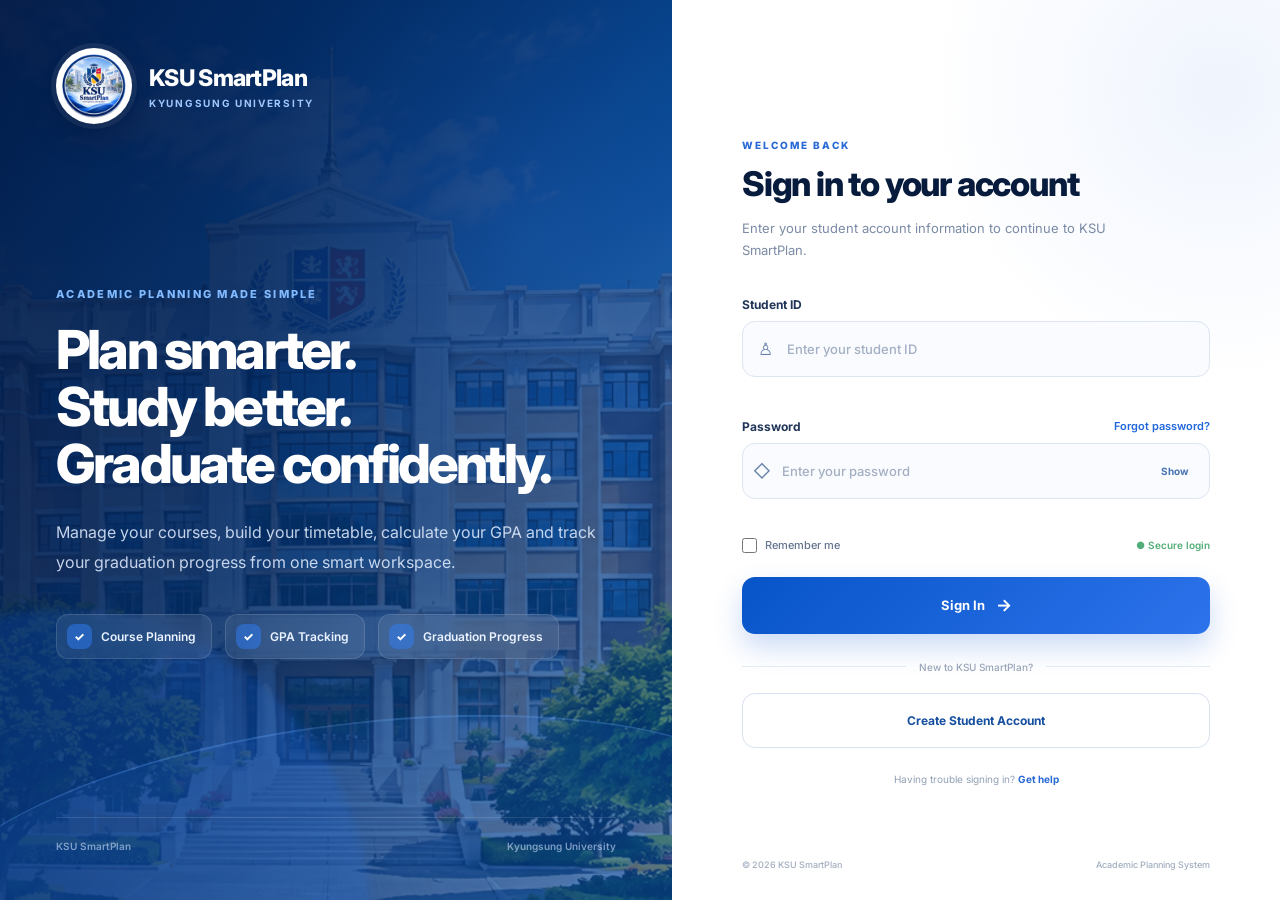
<file: Ksu smart plan/KSU-SmartPlan-Final - Copy/index.html>
<!DOCTYPE html>
<html lang="en">
<head>
    <meta charset="UTF-8">
    <meta name="viewport" content="width=device-width, initial-scale=1.0">

    <title>Login | KSU SmartPlan</title>

    <link rel="stylesheet" href="css/auth.css">

    <!-- Google Font -->
    <link rel="preconnect" href="https://fonts.googleapis.com">
    <link rel="preconnect" href="https://fonts.gstatic.com" crossorigin>
    <link href="https://fonts.googleapis.com/css2?family=Inter:wght@400;500;600;700;800&display=swap" rel="stylesheet">
</head>

<body>

<div class="auth-page">

    <!-- LEFT SIDE -->
    <section class="auth-visual">

        <div class="visual-overlay"></div>

        <div class="brand">
            <div class="brand-logo">
                <img src="assets/ksu-smartplan-logo.png" alt="KSU SmartPlan Logo">
            </div>

            <div class="brand-name">
                <h2>KSU SmartPlan</h2>
                <p>KYUNGSUNG UNIVERSITY</p>
            </div>
        </div>

        <div class="visual-content">
            <span class="eyebrow">ACADEMIC PLANNING MADE SIMPLE</span>

            <h1>
                Plan smarter.<br>
                Study better.<br>
                Graduate confidently.
            </h1>

            <p>
                Manage your courses, build your timetable, calculate your GPA
                and track your graduation progress from one smart workspace.
            </p>

            <div class="feature-row">
                <div class="feature">
                    <div class="feature-icon">✓</div>
                    <span>Course Planning</span>
                </div>

                <div class="feature">
                    <div class="feature-icon">✓</div>
                    <span>GPA Tracking</span>
                </div>

                <div class="feature">
                    <div class="feature-icon">✓</div>
                    <span>Graduation Progress</span>
                </div>
            </div>
        </div>

        <div class="visual-footer">
            <span>KSU SmartPlan</span>
            <span>Kyungsung University</span>
        </div>

    </section>


    <!-- RIGHT SIDE -->
    <section class="auth-form-section">

        <div class="login-wrapper">

            <div class="mobile-brand">
                <img src="assets/ksu-smartplan-logo.png" alt="KSU Logo">
                <span>KSU SmartPlan</span>
            </div>

            <div class="login-heading">
                <span class="welcome-label">WELCOME BACK</span>

                <h2>Sign in to your account</h2>

                <p>
                    Enter your student account information to continue
                    to KSU SmartPlan.
                </p>
            </div>

            <form id="loginForm" class="login-form">

                <div class="form-group">
                    <label for="studentId">Student ID</label>

                    <div class="input-box">
                        <span class="input-icon">♙</span>

                        <input
                            type="text"
                            id="studentId"
                            placeholder="Enter your student ID"
                            autocomplete="username"
                            required
                        >
                    </div>

                    <small class="error-message" id="studentIdError"></small>
                </div>


                <div class="form-group">
                    <div class="password-label">
                        <label for="password">Password</label>

                        <a href="forgot-password.html" class="forgot-link">
                            Forgot password?
                        </a>
                    </div>

                    <div class="input-box">
                        <span class="input-icon">◇</span>

                        <input
                            type="password"
                            id="password"
                            placeholder="Enter your password"
                            autocomplete="current-password"
                            required
                        >

                        <button
    type="button"
    class="password-toggle"
    id="passwordToggle"
    data-target="password"
    aria-label="Show password"
>
    Show
</button>
                    </div>

                    <small class="error-message" id="passwordError"></small>
                </div>


                <div class="form-options">

                    <label class="remember-option">
                        <input type="checkbox" id="rememberMe">
                        <span>Remember me</span>
                    </label>

                    <span class="secure-login">
                        ● Secure login
                    </span>

                </div>


                <button type="submit" class="login-button">
                    <span>Sign In</span>
                    <span class="button-arrow">→</span>
                </button>


                <div class="divider">
                    <span></span>
                    <p>New to KSU SmartPlan?</p>
                    <span></span>
                </div>


                <a href="register.html" class="create-account-button">
                    Create Student Account
                </a>

            </form>


            <p class="login-help">
                Having trouble signing in?
                <a href="#">Get help</a>
            </p>

        </div>

        <div class="form-footer">
            <span>© 2026 KSU SmartPlan</span>
            <span>Academic Planning System</span>
        </div>

    </section>

</div>

<script src="js/auth.js"></script>
<script src="data/courses-data.js"></script>
</body>
</html>
</file>
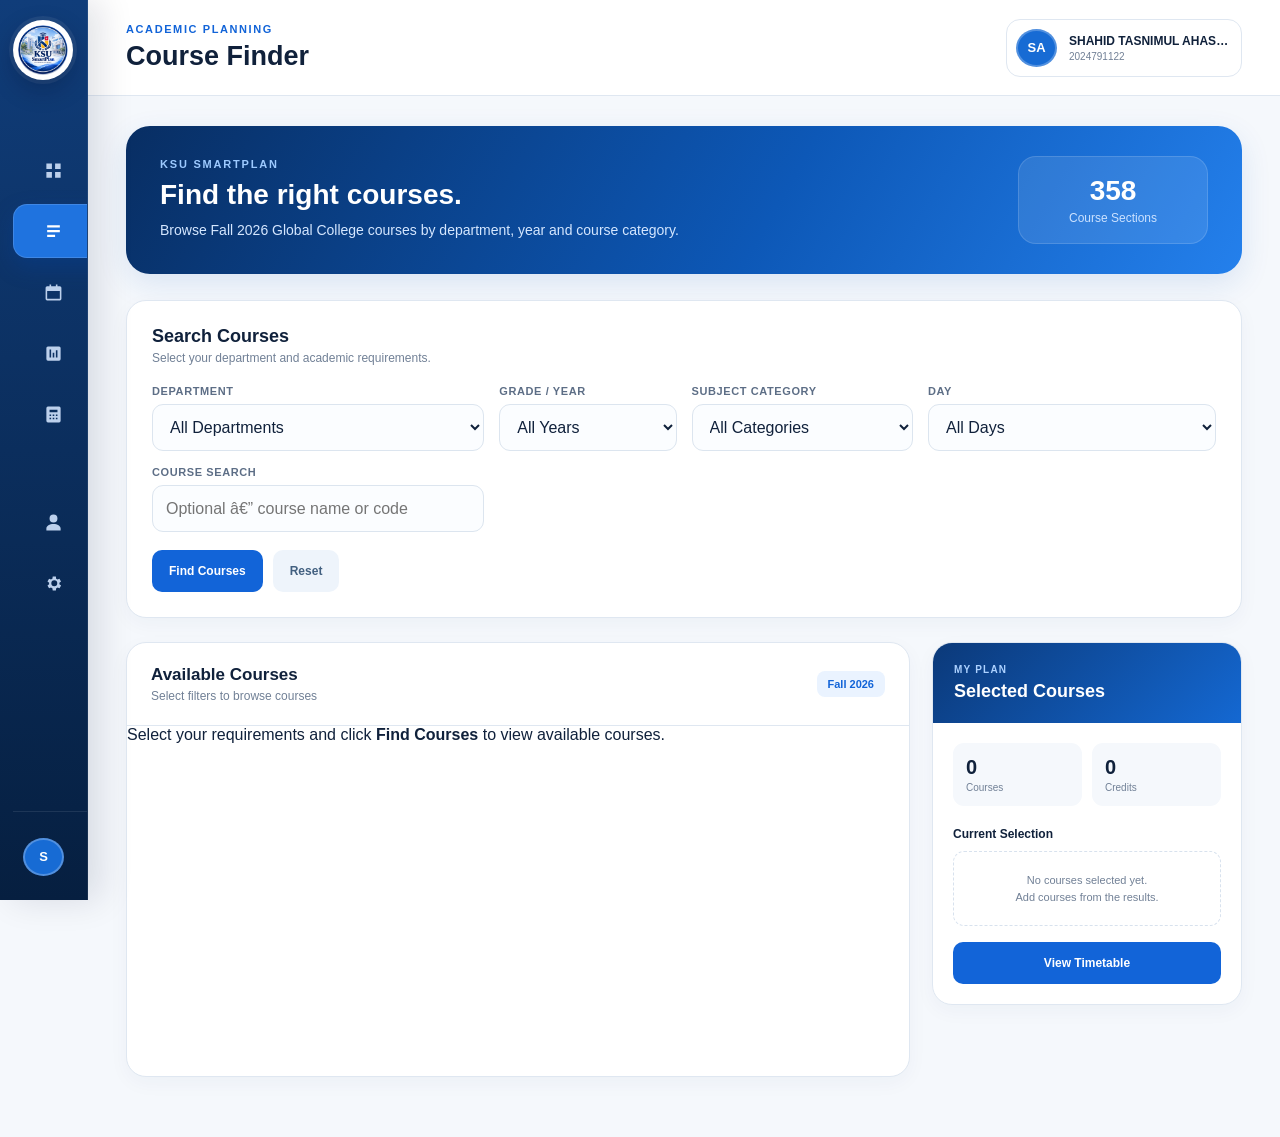
<file: Ksu smart plan/KSU-SmartPlan-Final - Copy/courses.html>
﻿<!DOCTYPE html>
<html lang="en">

<head>
    <meta charset="UTF-8">

    <meta
        name="viewport"
        content="width=device-width, initial-scale=1.0"
    >

    <title>Course Finder | KSU SmartPlan</title>

    <link rel="stylesheet" href="css/app.css">

    <style>
        * {
            box-sizing: border-box;
            margin: 0;
            padding: 0;
        }

        :root {
            --primary: #1264d8;
            --primary-dark: #07346f;
            --primary-light: #eaf3ff;

            --background: #f5f8fc;
            --card: #ffffff;

            --text: #10213b;
            --text-soft: #718096;

            --border: #dfe7f1;

            --success: #18a66a;
            --danger: #e5484d;
            --warning: #e59b20;

            --sidebar-width: 96px;
        }

        body {
            font-family:
                Inter,
                -apple-system,
                BlinkMacSystemFont,
                "Segoe UI",
                Arial,
                sans-serif;

            background: var(--background);
            color: var(--text);

            min-height: 100vh;
        }

        button,
        select,
        input {
            font: inherit;
        }

        button {
            cursor: pointer;
        }


        /* =====================================================
           SIDEBAR
        ===================================================== */

        .sidebar {
            position: fixed;

            top: 0;
            left: 0;
            bottom: 0;

            width: var(--sidebar-width);

            background:
                linear-gradient(
                    180deg,
                    #103d7a 0%,
                    #061f40 100%
                );

            display: flex;
            flex-direction: column;
            align-items: center;

            z-index: 1000;
        }

        .logo-area {
            width: 100%;
            height: 118px;

            display: flex;
            align-items: center;
            justify-content: center;

            border-bottom:
                1px solid rgba(255,255,255,.08);
        }

        .logo-circle {
            width: 60px;
            height: 60px;

            border-radius: 50%;

            display: flex;
            align-items: center;
            justify-content: center;

            background: white;

            color: #0a438d;

            font-size: 13px;
            font-weight: 900;

            border: 4px solid rgba(255,255,255,.18);
        }

        .sidebar-nav {
            width: 100%;
            padding-top: 42px;

            display: flex;
            flex-direction: column;
            align-items: center;

            gap: 13px;
        }

        .nav-item {
            width: 58px;
            height: 54px;

            border-radius: 14px;

            color: #bcd0ec;

            text-decoration: none;

            display: flex;
            align-items: center;
            justify-content: center;

            font-size: 20px;

            transition: .2s ease;
        }

        .nav-item:hover {
            background: rgba(255,255,255,.10);
            color: white;
        }

        .nav-item.active {
            width: 80px;

            border-radius:
                0 14px 14px 0;

            align-self: flex-start;

            background: #1f73df;
            color: white;
        }

        .sidebar-bottom {
            margin-top: auto;

            padding-bottom: 28px;

            display: flex;
            flex-direction: column;
            align-items: center;

            gap: 22px;
        }

        .avatar-small {
            width: 44px;
            height: 44px;

            border-radius: 50%;

            display: flex;
            align-items: center;
            justify-content: center;

            background: #1970da;
            color: white;

            border: 2px solid rgba(255,255,255,.25);

            font-weight: 800;
        }


        /* =====================================================
           MAIN
        ===================================================== */

        .main {
            margin-left: var(--sidebar-width);
            min-height: 100vh;
        }


        /* =====================================================
           HEADER
        ===================================================== */

        .topbar {
            height: 96px;

            background: white;

            border-bottom: 1px solid var(--border);

            padding: 0 38px;

            display: flex;
            align-items: center;
            justify-content: space-between;
        }

        .page-label {
            color: var(--primary);

            font-size: 11px;
            font-weight: 800;

            letter-spacing: 1.6px;

            text-transform: uppercase;

            margin-bottom: 6px;
        }

        .page-title {
            font-size: 27px;
            font-weight: 800;
        }

        .topbar-right {
            display: flex;
            align-items: center;
            gap: 14px;
        }

        .semester-badge {
            padding: 12px 17px;

            border: 1px solid var(--border);
            border-radius: 13px;

            background: #f8fbff;

            font-size: 13px;
            font-weight: 700;

            color: #61718a;
        }

        .user-box {
            display: flex;
            align-items: center;

            gap: 12px;

            padding: 9px 15px 9px 9px;

            border: 1px solid var(--border);
            border-radius: 14px;

            background: white;
        }

        .user-avatar {
            width: 38px;
            height: 38px;

            border-radius: 50%;

            display: flex;
            align-items: center;
            justify-content: center;

            background: #176bd4;
            color: white;

            font-weight: 800;
        }

        .user-name {
            font-size: 12px;
            font-weight: 800;

            max-width: 160px;

            white-space: nowrap;
            overflow: hidden;
            text-overflow: ellipsis;
        }

        .user-id {
            margin-top: 3px;

            font-size: 10px;

            color: var(--text-soft);
        }


        /* =====================================================
           CONTENT
        ===================================================== */

        .content {
            padding: 30px 38px 60px;
        }


        /* =====================================================
           HERO
        ===================================================== */

        .hero {
            padding: 30px 34px;

            border-radius: 24px;

            background:
                linear-gradient(
                    120deg,
                    #082e63 0%,
                    #0d58b7 58%,
                    #2480ec 100%
                );

            color: white;

            display: flex;
            justify-content: space-between;
            align-items: center;

            margin-bottom: 26px;

            box-shadow:
                0 10px 30px rgba(21,91,181,.12);
        }

        .hero-label {
            font-size: 11px;
            letter-spacing: 1.8px;
            font-weight: 800;

            color: #9dcaff;

            margin-bottom: 9px;
        }

        .hero h2 {
            font-size: 28px;
            margin-bottom: 8px;
        }

        .hero p {
            font-size: 14px;
            color: #d5e7ff;

            line-height: 1.6;
        }

        .hero-stat {
            min-width: 190px;

            padding: 18px 22px;

            border-radius: 18px;

            background: rgba(255,255,255,.10);
            border: 1px solid rgba(255,255,255,.14);

            text-align: center;
        }

        .hero-stat-number {
            font-size: 28px;
            font-weight: 800;
        }

        .hero-stat-label {
            margin-top: 4px;

            color: #cce2ff;
            font-size: 12px;
        }


        /* =====================================================
           FILTER CARD
        ===================================================== */

        .filter-card {
            background: white;

            border: 1px solid var(--border);
            border-radius: 20px;

            padding: 25px;

            margin-bottom: 24px;

            box-shadow:
                0 6px 20px rgba(34,63,105,.04);
        }

        .section-heading {
            display: flex;
            justify-content: space-between;
            align-items: center;

            margin-bottom: 20px;
        }

        .section-heading h3 {
            font-size: 18px;
        }

        .section-heading p {
            margin-top: 4px;

            color: var(--text-soft);
            font-size: 12px;
        }

        .filter-grid {
            display: grid;

            grid-template-columns:
                1.5fr
                .8fr
                1fr
                1.3fr;

            gap: 15px;
        }

        .field label {
            display: block;

            margin-bottom: 7px;

            font-size: 11px;
            font-weight: 800;

            color: #5d6e86;

            text-transform: uppercase;

            letter-spacing: .6px;
        }

        .field select,
        .field input {
            width: 100%;
            height: 47px;

            border: 1px solid #dce5ef;
            border-radius: 11px;

            background: #fbfdff;

            padding: 0 13px;

            color: var(--text);

            outline: none;

            transition: .2s;
        }

        .field select:focus,
        .field input:focus {
            border-color: var(--primary);

            box-shadow:
                0 0 0 3px rgba(18,100,216,.08);
        }

        .filter-actions {
            display: flex;
            align-items: center;
            gap: 10px;

            margin-top: 18px;
        }

        .btn {
            height: 42px;

            border: 0;
            border-radius: 10px;

            padding: 0 17px;

            font-weight: 700;
            font-size: 12px;
        }

        .btn-primary {
            background: var(--primary);
            color: white;
        }

        .btn-primary:hover {
            background: #0d56bd;
        }

        .btn-secondary {
            background: #eef4fb;
            color: #426080;
        }


        /* =====================================================
           BODY GRID
        ===================================================== */

        .course-layout {
            display: grid;

            grid-template-columns:
                minmax(0, 1fr)
                310px;

            gap: 22px;

            align-items: start;
        }


        /* =====================================================
           COURSE RESULTS
        ===================================================== */

        .results-card {
            background: white;

            border: 1px solid var(--border);
            border-radius: 20px;

            overflow: hidden;

            box-shadow:
                0 6px 20px rgba(34,63,105,.04);
        }

        .results-header {
            padding: 22px 24px;

            border-bottom: 1px solid var(--border);

            display: flex;
            justify-content: space-between;
            align-items: center;
        }

        .results-title {
            font-size: 17px;
            font-weight: 800;
        }

        .results-count {
            margin-top: 4px;

            color: var(--text-soft);

            font-size: 12px;
        }

        .view-tag {
            padding: 7px 11px;

            background: var(--primary-light);

            color: var(--primary);

            border-radius: 8px;

            font-size: 11px;
            font-weight: 800;
        }

        #courseResults {
            min-height: 350px;
        }

        .empty-state {
            min-height: 350px;

            display: flex;
            flex-direction: column;
            align-items: center;
            justify-content: center;

            text-align: center;

            padding: 40px;
        }

        .empty-icon {
            width: 65px;
            height: 65px;

            border-radius: 18px;

            background: #eef5ff;

            display: flex;
            align-items: center;
            justify-content: center;

            font-size: 26px;

            margin-bottom: 16px;
        }

        .empty-state h3 {
            font-size: 17px;

            margin-bottom: 7px;
        }

        .empty-state p {
            max-width: 420px;

            color: var(--text-soft);

            font-size: 13px;

            line-height: 1.6;
        }


        /* =====================================================
           COURSE CARD

           courses.js will generate these.
        ===================================================== */

        .course-card {
            padding: 20px 24px;

            border-bottom: 1px solid #edf1f6;

            display: flex;
            justify-content: space-between;

            gap: 20px;
        }

        .course-card:last-child {
            border-bottom: 0;
        }

        .course-card:hover {
            background: #fbfdff;
        }

        .course-info {
            min-width: 0;
        }

        .course-top {
            display: flex;
            align-items: center;

            gap: 8px;

            flex-wrap: wrap;

            margin-bottom: 8px;
        }

        .course-code {
            color: var(--primary);

            font-size: 12px;
            font-weight: 800;
        }

        .course-category {
            padding: 4px 8px;

            border-radius: 6px;

            background: #eef4fb;

            color: #56708e;

            font-size: 10px;
            font-weight: 700;
        }

        .course-name {
            font-size: 16px;
            font-weight: 800;

            line-height: 1.45;

            margin-bottom: 9px;
        }

        .course-meta {
            display: flex;
            flex-wrap: wrap;

            gap: 8px 17px;

            color: #718198;

            font-size: 11px;
        }

        .course-meta strong {
            color: #41536c;
        }

        .course-actions {
            flex-shrink: 0;

            display: flex;
            flex-direction: column;
            align-items: flex-end;
            justify-content: center;

            gap: 9px;
        }

        .credit-pill {
            padding: 6px 9px;

            border-radius: 7px;

            background: #f2f6fb;

            color: #536b88;

            font-size: 10px;
            font-weight: 800;
        }

        .add-course-btn {
            height: 36px;

            padding: 0 13px;

            border: 1px solid #cbdcf2;
            border-radius: 9px;

            background: white;

            color: var(--primary);

            font-size: 11px;
            font-weight: 800;
        }

        .add-course-btn:hover {
            background: var(--primary);
            color: white;

            border-color: var(--primary);
        }

        .add-course-btn.added {
            background: #e9f8f1;
            border-color: #bcebd5;

            color: var(--success);
        }


        /* =====================================================
           RIGHT SIDE PANEL
        ===================================================== */

        .planner-card {
            background: white;

            border: 1px solid var(--border);
            border-radius: 20px;

            overflow: hidden;

            box-shadow:
                0 6px 20px rgba(34,63,105,.04);

            position: sticky;
            top: 20px;
        }

        .planner-header {
            padding: 21px;

            background:
                linear-gradient(
                    135deg,
                    #0b3979,
                    #1468d2
                );

            color: white;
        }

        .planner-label {
            color: #acd1ff;

            font-size: 10px;
            font-weight: 800;

            letter-spacing: 1.2px;

            margin-bottom: 6px;
        }

        .planner-header h3 {
            font-size: 18px;
        }

        .planner-body {
            padding: 20px;
        }

        .planner-stat-grid {
            display: grid;
            grid-template-columns: 1fr 1fr;

            gap: 10px;

            margin-bottom: 17px;
        }

        .planner-stat {
            padding: 13px;

            border-radius: 11px;

            background: #f5f8fc;
        }

        .planner-stat-value {
            font-size: 20px;
            font-weight: 800;
        }

        .planner-stat-label {
            margin-top: 3px;

            color: var(--text-soft);

            font-size: 10px;
        }

        .selected-title {
            padding-top: 4px;
            margin-bottom: 10px;

            font-size: 12px;
            font-weight: 800;
        }

        #selectedCourses {
            display: flex;
            flex-direction: column;

            gap: 8px;
        }

        .selected-empty {
            padding: 20px 10px;

            border: 1px dashed #d8e2ee;
            border-radius: 11px;

            color: var(--text-soft);

            font-size: 11px;

            line-height: 1.5;

            text-align: center;
        }

        .selected-course {
            padding: 11px;

            border: 1px solid #e3eaf2;
            border-radius: 10px;

            background: #fbfdff;
        }

        .selected-course-code {
            color: var(--primary);

            font-size: 10px;
            font-weight: 800;
        }

        .selected-course-name {
            margin-top: 4px;

            font-size: 11px;
            font-weight: 700;

            line-height: 1.4;
        }

        .conflict-box {
            display: none;

            margin-top: 14px;

            padding: 12px;

            border-radius: 10px;

            background: #fff1f1;

            color: #b93339;

            font-size: 11px;

            line-height: 1.5;
        }

        .planner-button {
            width: 100%;
            height: 42px;

            margin-top: 16px;

            border: 0;
            border-radius: 10px;

            background: var(--primary);
            color: white;

            font-size: 12px;
            font-weight: 800;
        }


        /* =====================================================
           RESPONSIVE
        ===================================================== */

        @media (max-width: 1150px) {

            .filter-grid {
                grid-template-columns:
                    1fr 1fr;
            }

            .course-layout {
                grid-template-columns: 1fr;
            }

            .planner-card {
                position: static;
            }
        }

        @media (max-width: 760px) {

            :root {
                --sidebar-width: 0px;
            }

            .sidebar {
                display: none;
            }

            .topbar {
                height: auto;

                padding: 20px;

                align-items: flex-start;
            }

            .topbar-right {
                display: none;
            }

            .content {
                padding: 20px;
            }

            .hero {
                padding: 24px;

                display: block;
            }

            .hero-stat {
                margin-top: 20px;
            }

            .filter-grid {
                grid-template-columns: 1fr;
            }

            .course-card {
                flex-direction: column;
            }

            .course-actions {
                align-items: flex-start;
            }
        }


        /* =========================================================
   COMMON SIDEBAR OVERRIDE
   Dashboard sidebar design for Course Finder
========================================================= */

.sidebar {
    width: var(--sidebar-small) !important;
    padding: 14px 13px !important;

    align-items: stretch !important;

    overflow-x: hidden !important;
    overflow-y: auto !important;

    transition:
        width 0.28s ease,
        box-shadow 0.28s ease !important;
}

.sidebar:hover,
.sidebar:focus-within {
    width: var(--sidebar-large) !important;

    box-shadow:
        18px 0 45px rgba(2, 20, 49, 0.18) !important;
}

.sidebar-nav {
    width: 100% !important;
    padding-top: 0 !important;

    display: block !important;
}

.sidebar .nav-item {
    width: 100% !important;
    height: 54px !important;

    display: flex !important;
    align-items: center !important;

    padding: 0 17px !important;
    gap: 16px !important;

    border-radius: 14px !important;
}

.sidebar-bottom {
    width: 100% !important;

    margin-top: auto !important;
    padding-bottom: 0 !important;

    display: block !important;
}


/* Course Finder uses .main instead of .main-content */

.main {
    margin-left: var(--sidebar-small) !important;

    transition:
        margin-left 0.28s ease,
        width 0.28s ease !important;
}

body:has(.sidebar:hover) .main,
body:has(.sidebar:focus-within) .main {
    margin-left: var(--sidebar-large) !important;
}
    </style>
</head>


<body>


    <!-- =====================================================
         SIDEBAR
    ====================================================== -->

    <div id="sidebarContainer"></div>


    <!-- =====================================================
         MAIN
    ====================================================== -->

    <main class="main">


        <!-- =================================================
             HEADER
        ================================================== -->

        <header class="topbar">

            <div>

                <div class="page-label">
                    Academic Planning
                </div>

                <h1 class="page-title">
                    Course Finder
                </h1>

            </div>


            <div class="topbar-right">


                <div class="user-box">

                    <div class="user-avatar">
                        SA
                    </div>

                    <div>

                        <div
                            class="user-name"
                            id="headerUserName"
                        >
                            SHAHID TASNIMUL AHASAN
                        </div>

                        <div
                            class="user-id"
                            id="headerStudentId"
                        >
                            2024791122
                        </div>

                    </div>

                </div>

            </div>

        </header>



        <!-- =================================================
             CONTENT
        ================================================== -->

        <div class="content">


            <!-- =============================================
                 HERO
            ============================================== -->

            <section class="hero">

                <div>

                    <div class="hero-label">
                        KSU SMARTPLAN
                    </div>

                    <h2>
                        Find the right courses.
                    </h2>

                    <p>
                        Browse Fall 2026 Global College courses
                        by department, year and course category.
                    </p>

                </div>


                <div class="hero-stat">

                    <div
                        class="hero-stat-number"
                        id="databaseCourseCount"
                    >
                        â€”
                    </div>

                    <div class="hero-stat-label">
                        Course Sections
                    </div>

                </div>

            </section>



            <!-- =============================================
                 FILTERS
            ============================================== -->

            <section class="filter-card">

                <div class="section-heading">

                    <div>

                        <h3>
                            Search Courses
                        </h3>

                        <p>
                            Select your department and academic
                            requirements.
                        </p>

                    </div>

                </div>


                <div class="filter-grid">

    <!-- DEPARTMENT -->
    <div class="field">

        <label for="departmentFilter">
            Department
        </label>

        <select id="departmentFilter">
            <option value="">
                All Departments
            </option>
        </select>

    </div>


    <!-- GRADE / YEAR -->
    <div class="field">

        <label for="gradeFilter">
            Grade / Year
        </label>

        <select id="gradeFilter">

            <option value="">
                All Years
            </option>

            <option value="1">
                1st Year
            </option>

            <option value="2">
                2nd Year
            </option>

            <option value="3">
                3rd Year
            </option>

            <option value="4">
                4th Year
            </option>

        </select>

    </div>


    <!-- SUBJECT CATEGORY -->
    <div class="field">

        <label for="categoryFilter">
            Subject Category
        </label>

        <select id="categoryFilter">

            <option value="">
                All Categories
            </option>

            <option value="Major">
                Major
            </option>

            <option value="Basic Undergraduate">
                Basic Undergraduate
            </option>

            <option value="Basic General Education">
                Basic General Education
            </option>

            <option value="Engineering Basic">
                Engineering Basic
            </option>

            <option value="Elective General Education">
                Elective General Education
            </option>

            <option value="CELL / Online Course">
                CELL / Online Course
            </option>

        </select>

    </div>


    <!-- DAY -->
    <div class="field">

        <label for="dayFilter">
            Day
        </label>

        <select id="dayFilter">

            <option value="">
                All Days
            </option>

            <option value="Monday">
                Monday
            </option>

            <option value="Tuesday">
                Tuesday
            </option>

            <option value="Wednesday">
                Wednesday
            </option>

            <option value="Thursday">
                Thursday
            </option>

            <option value="Friday">
                Friday
            </option>

        </select>

    </div>


    <!-- COURSE SEARCH -->
    <div class="field">

        <label for="courseSearch">
            Course Search
        </label>

        <input
            id="courseSearch"
            type="text"
            placeholder="Optional â€” course name or code"
            autocomplete="off"
        >

    </div>

</div>


                <div class="filter-actions">

                    <button
                        class="btn btn-primary"
                        id="findCoursesButton"
                        type="button"
                    >
                        Find Courses
                    </button>


                    <button
                        class="btn btn-secondary"
                        id="resetFiltersButton"
                        type="button"
                    >
                        Reset
                    </button>

                </div>

            </section>



            <!-- =============================================
                 RESULTS + PLANNER
            ============================================== -->

            <div class="course-layout">


                <!-- RESULTS -->

                <section class="results-card">

                    <div class="results-header">

                        <div>

                            <div class="results-title">
                                Available Courses
                            </div>

                            <div
                                class="results-count"
                                id="resultsCount"
                            >
                                Select filters to browse courses
                            </div>

                        </div>


                        <div class="view-tag">
                            Fall 2026
                        </div>

                    </div>


                    <div id="courseResults">

                        <div class="empty-state">

                            <div class="empty-icon">
                                ðŸ”Ž
                            </div>

                            <h3>
                                Start searching
                            </h3>

                            <p>
                                Choose a department, grade or
                                category above to explore courses
                                available in the supplied Fall 2026
                                Global College course data.
                            </p>

                        </div>

                    </div>

                </section>



                <!-- PLANNER -->

                <aside class="planner-card">

                    <div class="planner-header">

                        <div class="planner-label">
                            MY PLAN
                        </div>

                        <h3>
                            Selected Courses
                        </h3>

                    </div>


                    <div class="planner-body">


                        <div class="planner-stat-grid">

                            <div class="planner-stat">

                                <div
                                    class="planner-stat-value"
                                    id="selectedCourseCount"
                                >
                                    0
                                </div>

                                <div class="planner-stat-label">
                                    Courses
                                </div>

                            </div>


                            <div class="planner-stat">

                                <div
                                    class="planner-stat-value"
                                    id="selectedCreditCount"
                                >
                                    0
                                </div>

                                <div class="planner-stat-label">
                                    Credits
                                </div>

                            </div>

                        </div>


                        <div class="selected-title">
                            Current Selection
                        </div>


                        <div id="selectedCourses">

                            <div class="selected-empty">
                                No courses selected yet.
                                <br>
                                Add courses from the results.
                            </div>

                        </div>


                        <div
                            class="conflict-box"
                            id="conflictBox"
                        >
                        </div>


                        <button
                            class="planner-button"
                            id="openTimetableButton"
                            type="button"
                        >
                            View Timetable
                        </button>

                    </div>

                </aside>


            </div>

        </div>

    </main>



    <!-- =====================================================
         JAVASCRIPT

         IMPORTANT:
         courses-data.js MUST load before courses.js.
    ====================================================== -->

    <script src="js/auth.js"></script>

    <script src="js/courses-data.js"></script>

    <script src="js/sidebar.js"></script>

    <script src="js/courses.js"></script>


</body>
</html>
</file>
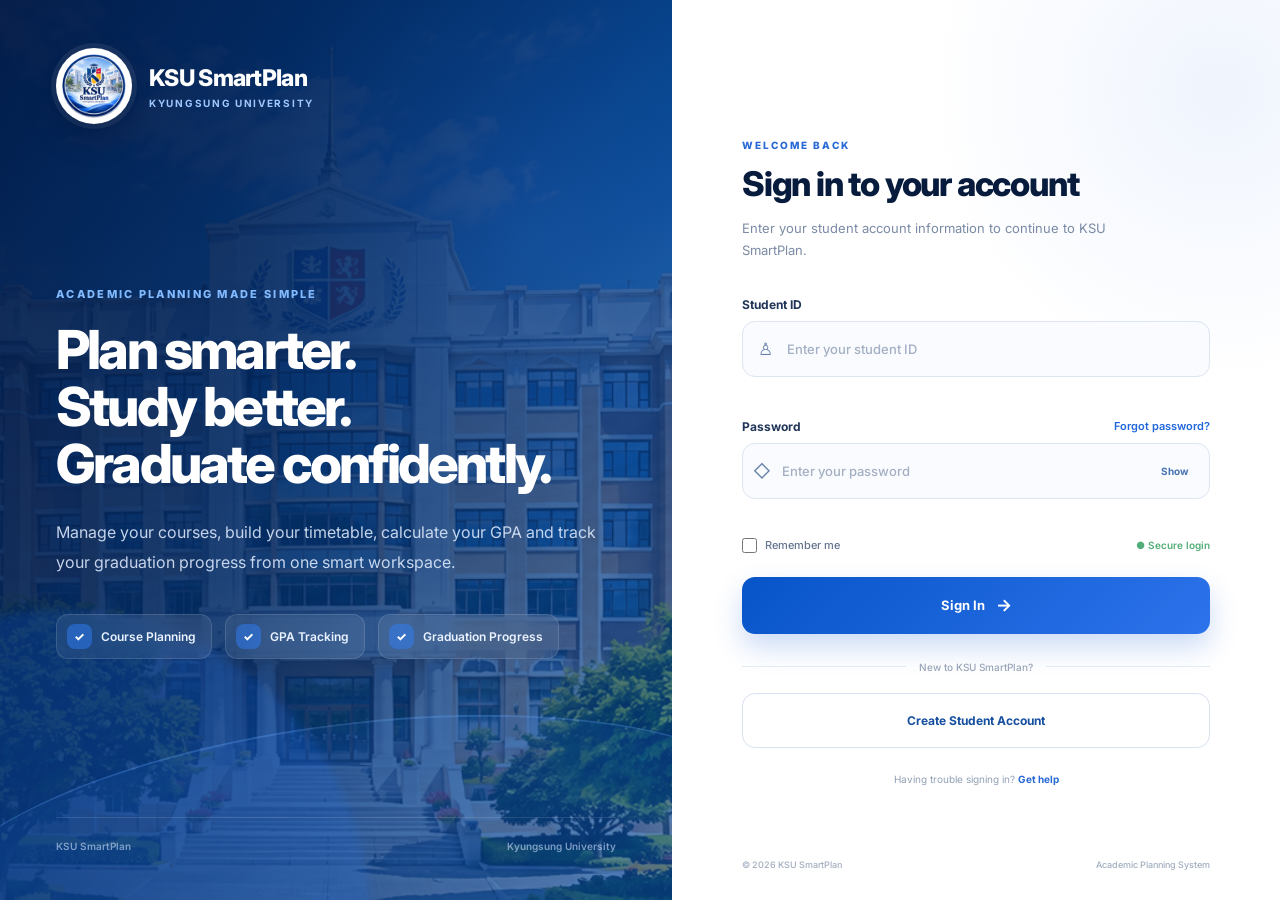
<file: Ksu smart plan/KSU-SmartPlan-Final - Copy/credit-tracker-BACKUP.html>
﻿<!DOCTYPE html>
<html lang="en">

<head>
    <meta charset="UTF-8">
    <meta name="viewport" content="width=device-width, initial-scale=1.0">

    <title>Dashboard | KSU SmartPlan</title>

    <!-- Dashboard / Application CSS -->
    <link rel="stylesheet" href="css/app.css">

    <!-- Inter Font -->
    <link rel="preconnect" href="https://fonts.googleapis.com">
    <link rel="preconnect" href="https://fonts.gstatic.com" crossorigin>

    <link
        href="https://fonts.googleapis.com/css2?family=Inter:wght@400;500;600;700;800&display=swap"
        rel="stylesheet"
    >
</head>

<body>

<div class="app-layout">


    <!-- =====================================================
         FIXED COLLAPSIBLE SIDEBAR
    ====================================================== -->
    <aside class="sidebar" id="sidebar">

        <!-- SIDEBAR TOP -->
        <div class="sidebar-top">

            <!-- BRAND -->
            <a href="dashboard.html" class="sidebar-brand">

                <div class="sidebar-logo">
                    <img
                        src="assets/ksu-smartplan-logo.png"
                        alt="KSU SmartPlan"
                    >
                </div>

                <div class="sidebar-brand-text">
                    <h2>KSU SmartPlan</h2>
                    <p>KYUNGSUNG UNIVERSITY</p>
                </div>

            </a>


            <!-- NAVIGATION -->
            <nav class="sidebar-nav">

                <p class="nav-section-label">
                    MAIN MENU
                </p>


                <!-- DASHBOARD -->
                <a
                    href="dashboard.html"
                    class="nav-item active"
                    data-tooltip="Dashboard"
                >
                    <span class="nav-icon">

                        <svg
                            viewBox="0 0 24 24"
                            aria-hidden="true"
                        >
                            <path d="M3 3h7v7H3V3zm11 0h7v7h-7V3zM3 14h7v7H3v-7zm11 0h7v7h-7v-7z"/>
                        </svg>

                    </span>

                    <span class="nav-text">
                        Dashboard
                    </span>
                </a>


                <!-- COURSE FINDER -->
                <a
                    href="courses.html"
                    class="nav-item"
                    data-tooltip="Course Finder"
                >
                    <span class="nav-icon">

                        <svg
                            viewBox="0 0 24 24"
                            aria-hidden="true"
                        >
                            <path d="M4 4h16v3H4V4zm0 6h16v3H4v-3zm0 6h10v3H4v-3z"/>
                        </svg>

                    </span>

                    <span class="nav-text">
                        Course Finder
                    </span>
                </a>


                <!-- TIMETABLE -->
                <a
                    href="timetable.html"
                    class="nav-item"
                    data-tooltip="Timetable"
                >
                    <span class="nav-icon">

                        <svg
                            viewBox="0 0 24 24"
                            aria-hidden="true"
                        >
                            <path d="M7 2h2v2h6V2h2v2h3a2 2 0 0 1 2 2v14a2 2 0 0 1-2 2H4a2 2 0 0 1-2-2V6a2 2 0 0 1 2-2h3V2zm13 8H4v10h16V10z"/>
                        </svg>

                    </span>

                    <span class="nav-text">
                        Timetable
                    </span>
                </a>


                <!-- CREDIT TRACKER -->
                <a
                    href="credit-tracker.html"
                    class="nav-item"
                    data-tooltip="Credit Tracker"
                >
                    <span class="nav-icon">

                        <svg
                            viewBox="0 0 24 24"
                            aria-hidden="true"
                        >
                            <path d="M5 3h14a2 2 0 0 1 2 2v14a2 2 0 0 1-2 2H5a2 2 0 0 1-2-2V5a2 2 0 0 1 2-2zm2 4v10h2V7H7zm4 4v6h2v-6h-2zm4-3v9h2V8h-2z"/>
                        </svg>

                    </span>

                    <span class="nav-text">
                        Credit Tracker
                    </span>
                </a>


                <!-- GPA CALCULATOR -->
                <a
                    href="gpa.html"
                    class="nav-item"
                    data-tooltip="GPA Calculator"
                >
                    <span class="nav-icon">

                        <svg
                            viewBox="0 0 24 24"
                            aria-hidden="true"
                        >
                            <path d="M5 2h14a2 2 0 0 1 2 2v16a2 2 0 0 1-2 2H5a2 2 0 0 1-2-2V4a2 2 0 0 1 2-2zm2 4v3h10V6H7zm0 6v2h2v-2H7zm4 0v2h2v-2h-2zm4 0v2h2v-2h-2zm-8 4v2h2v-2H7zm4 0v2h2v-2h-2zm4 0v2h2v-2h-2z"/>
                        </svg>

                    </span>

                    <span class="nav-text">
                        GPA Calculator
                    </span>
                </a>


                <p class="nav-section-label second-label">
                    ACCOUNT
                </p>


                <!-- PROFILE -->
                <a
                    href="profile.html"
                    class="nav-item"
                    data-tooltip="Profile"
                >
                    <span class="nav-icon">

                        <svg
                            viewBox="0 0 24 24"
                            aria-hidden="true"
                        >
                            <path d="M12 12a5 5 0 1 0 0-10 5 5 0 0 0 0 10zm0 2c-5 0-9 2.5-9 5.5V22h18v-2.5C21 16.5 17 14 12 14z"/>
                        </svg>

                    </span>

                    <span class="nav-text">
                        Profile
                    </span>
                </a>


                <!-- SETTINGS -->
                <a
                    href="settings.html"
                    class="nav-item"
                    data-tooltip="Settings"
                >
                    <span class="nav-icon">

                        <svg
                            viewBox="0 0 24 24"
                            aria-hidden="true"
                        >
                            <path d="M19.4 13a7.8 7.8 0 0 0 .1-1 7.8 7.8 0 0 0-.1-1l2.1-1.6-2-3.4-2.5 1a8 8 0 0 0-1.7-1L15 3.3h-4L10.6 6a8 8 0 0 0-1.7 1l-2.5-1-2 3.4L6.5 11a7.8 7.8 0 0 0-.1 1 7.8 7.8 0 0 0 .1 1l-2.1 1.6 2 3.4 2.5-1a8 8 0 0 0 1.7 1l.4 2.7h4l.4-2.7a8 8 0 0 0 1.7-1l2.5 1 2-3.4L19.4 13zM13 15.5A3.5 3.5 0 1 1 13 8a3.5 3.5 0 0 1 0 7.5z"/>
                        </svg>

                    </span>

                    <span class="nav-text">
                        Settings
                    </span>
                </a>

            </nav>

        </div>


        <!-- SIDEBAR BOTTOM / USER -->
        <div class="sidebar-bottom">

            <div class="sidebar-divider"></div>

            <div class="sidebar-user">

                <div class="user-avatar" id="sidebarAvatar">
                    S
                </div>

                <div class="user-info">

                    <strong id="sidebarUserName">
                        Student
                    </strong>

                    <span id="sidebarUserDepartment">
                        KSU Student
                    </span>

                </div>

                <button
                    type="button"
                    class="logout-button"
                    id="logoutButton"
                    aria-label="Sign out"
                    title="Sign out"
                >
                    â†ª
                </button>

            </div>

        </div>

    </aside>



    <!-- =====================================================
         MAIN APPLICATION AREA
    ====================================================== -->
    <main class="main-content">


        <!-- =================================================
             TOP HEADER
        ================================================== -->
        <header class="topbar">

            <div class="topbar-title">

                <span class="page-label">
                    OVERVIEW
                </span>

                <h1>Dashboard</h1>

            </div>


            <div class="topbar-actions">

                <div class="semester-chip">
                    <span class="semester-dot"></span>

                    <span id="currentSemester">
                        Current Semester
                    </span>
                </div>


                <a
                    href="profile.html"
                    class="top-profile"
                >

                    <div class="top-profile-avatar" id="topAvatar">
                        S
                    </div>

                    <div class="top-profile-info">

                        <strong id="topUserName">
                            Student
                        </strong>

                        <span id="topStudentId">
                            Student ID
                        </span>

                    </div>

                </a>

            </div>

        </header>



        <!-- =================================================
     CREDIT TRACKER CONTENT
================================================== -->
<div class="dashboard-content credit-tracker-page">

    <!-- PAGE INTRO -->
    <section class="credit-page-header">

        <div>
            <span class="hero-label">
                ACADEMIC PROGRESS
            </span>

            <h2>Credit Tracker</h2>

            <p>
                Track your completed credits, remaining requirements,
                and progress toward graduation.
            </p>
        </div>

        <div class="credit-header-badge">
            <span>Graduation Requirement</span>
            <strong>130 Credits</strong>
        </div>

    </section>


    <!-- MAIN CREDIT SUMMARY -->
    <section class="credit-summary-grid">

        <article class="credit-summary-card primary-credit-card">

            <div class="credit-summary-top">
                <span class="credit-card-icon">✓</span>
                <span class="credit-card-label">
                    COMPLETED CREDITS
                </span>
            </div>

            <div class="credit-big-value">
                <strong id="creditCompleted">0</strong>
                <span>/ 130</span>
            </div>

            <p>
                Credits successfully completed
            </p>

        </article>


        <article class="credit-summary-card">

            <div class="credit-summary-top">
                <span class="credit-card-icon">→</span>
                <span class="credit-card-label">
                    REMAINING CREDITS
                </span>
            </div>

            <div class="credit-big-value">
                <strong id="creditRemaining">130</strong>
                <span>credits</span>
            </div>

            <p>
                Credits remaining for graduation
            </p>

        </article>


        <article class="credit-summary-card">

            <div class="credit-summary-top">
                <span class="credit-card-icon">%</span>
                <span class="credit-card-label">
                    OVERALL PROGRESS
                </span>
            </div>

            <div class="credit-big-value">
                <strong id="creditPercentage">0</strong>
                <span>%</span>
            </div>

            <p>
                Overall degree completion
            </p>

        </article>

    </section>


    <!-- OVERALL GRADUATION PROGRESS -->
    <section class="credit-panel graduation-panel">

        <div class="credit-panel-header">

            <div>
                <span class="card-eyebrow">
                    GRADUATION STATUS
                </span>

                <h3>Overall Credit Progress</h3>
            </div>

            <strong
                class="graduation-percentage"
                id="graduationPercentage"
            >
                0%
            </strong>

        </div>


        <div class="graduation-progress-track">
            <div
                class="graduation-progress-fill"
                id="graduationProgressFill"
            ></div>
        </div>


        <div class="graduation-numbers">

            <div>
                <span>Completed</span>
                <strong id="graduationCompleted">
                    0 credits
                </strong>
            </div>

            <div>
                <span>Required</span>
                <strong>130 credits</strong>
            </div>

            <div>
                <span>Remaining</span>
                <strong id="graduationRemaining">
                    130 credits
                </strong>
            </div>

        </div>

    </section>


    <!-- CATEGORY PROGRESS -->
    <section class="credit-panel">

        <div class="credit-panel-header">

            <div>
                <span class="card-eyebrow">
                    CREDIT REQUIREMENTS
                </span>

                <h3>Progress by Category</h3>

                <p>
                    Review your completed credits across
                    graduation requirement categories.
                </p>
            </div>

        </div>


        <div class="credit-category-list">


            <!-- GENERAL EDUCATION -->
            <article
                class="credit-category-item"
                data-category="general"
            >

                <div class="credit-category-heading">

                    <div>
                        <span class="category-number">01</span>

                        <div>
                            <h4>Basic General Education</h4>
                            <p>
                                General education requirement
                            </p>
                        </div>
                    </div>

                    <strong>
                        <span id="generalCompleted">0</span>
                        /
                        <span id="generalRequired">14</span>
                    </strong>

                </div>

                <div class="category-progress-track">
                    <div
                        class="category-progress-fill"
                        id="generalProgress"
                    ></div>
                </div>

                <div class="category-progress-footer">
                    <span id="generalPercentage">0% completed</span>
                    <span id="generalRemaining">14 credits remaining</span>
                </div>

            </article>


            <!-- BASIC UNDERGRADUATE -->
            <article
                class="credit-category-item"
                data-category="undergraduate"
            >

                <div class="credit-category-heading">

                    <div>
                        <span class="category-number">02</span>

                        <div>
                            <h4>Basic Undergraduate</h4>
                            <p>
                                Undergraduate foundation courses
                            </p>
                        </div>
                    </div>

                    <strong>
                        <span id="undergraduateCompleted">0</span>
                        /
                        <span id="undergraduateRequired">18</span>
                    </strong>

                </div>

                <div class="category-progress-track">
                    <div
                        class="category-progress-fill"
                        id="undergraduateProgress"
                    ></div>
                </div>

                <div class="category-progress-footer">
                    <span id="undergraduatePercentage">
                        0% completed
                    </span>

                    <span id="undergraduateRemaining">
                        18 credits remaining
                    </span>
                </div>

            </article>


            <!-- ENGINEERING BASIC -->
            <article
                class="credit-category-item"
                data-category="engineering"
            >

                <div class="credit-category-heading">

                    <div>
                        <span class="category-number">03</span>

                        <div>
                            <h4>Basic Engineering</h4>
                            <p>
                                Engineering foundation requirement
                            </p>
                        </div>
                    </div>

                    <strong>
                        <span id="engineeringCompleted">0</span>
                        /
                        <span id="engineeringRequired">0</span>
                    </strong>

                </div>

                <div class="category-progress-track">
                    <div
                        class="category-progress-fill"
                        id="engineeringProgress"
                    ></div>
                </div>

                <div class="category-progress-footer">
                    <span id="engineeringPercentage">
                        Requirement depends on major
                    </span>

                    <span id="engineeringRemaining">
                        Department requirement
                    </span>
                </div>

            </article>


            <!-- MAJOR -->
            <article
                class="credit-category-item"
                data-category="major"
            >

                <div class="credit-category-heading">

                    <div>
                        <span class="category-number">04</span>

                        <div>
                            <h4>Major</h4>
                            <p>
                                Major required and elective courses
                            </p>
                        </div>
                    </div>

                    <strong>
                        <span id="majorCompleted">0</span>
                        <span> credits</span>
                    </strong>

                </div>

                <div class="category-progress-track">
                    <div
                        class="category-progress-fill"
                        id="majorProgress"
                    ></div>
                </div>

                <div class="category-progress-footer">
                    <span id="majorPercentage">
                        Major progress
                    </span>

                    <span>
                        Based on completed courses
                    </span>
                </div>

            </article>

        </div>

    </section>


    <!-- CREDIT INFORMATION -->
    <section class="credit-bottom-grid">

        <article class="credit-panel">

            <div class="credit-panel-header">

                <div>
                    <span class="card-eyebrow">
                        CREDIT SUMMARY
                    </span>

                    <h3>Your Academic Standing</h3>
                </div>

            </div>


            <div class="credit-info-list">

                <div>
                    <span>Total Graduation Credits</span>
                    <strong>130</strong>
                </div>

                <div>
                    <span>Completed Credits</span>
                    <strong id="summaryCompletedCredits">
                        0
                    </strong>
                </div>

                <div>
                    <span>Remaining Credits</span>
                    <strong id="summaryRemainingCredits">
                        130
                    </strong>
                </div>

                <div>
                    <span>Minimum Semester Credits</span>
                    <strong>12</strong>
                </div>

            </div>

        </article>


        <article class="credit-panel credit-tip-panel">

            <span class="card-eyebrow">
                SMART PLAN
            </span>

            <h3>Stay on Track</h3>

            <p>
                Use Course Finder and My Timetable to plan
                courses while monitoring your graduation
                credit requirements here.
            </p>

            <div class="credit-tip-actions">

                <a
                    href="courses.html"
                    class="primary-action"
                >
                    Find Courses →
                </a>

                <a
                    href="timetable.html"
                    class="secondary-action"
                >
                    My Timetable
                </a>

            </div>

        </article>

    </section>

</div>

    </main>

</div>

<script src="js/courses-data.js"></script>
<script src="js/app.js"></script>
<script src="js/credit-tracker.js"></script>

</body>
</html>
</file>
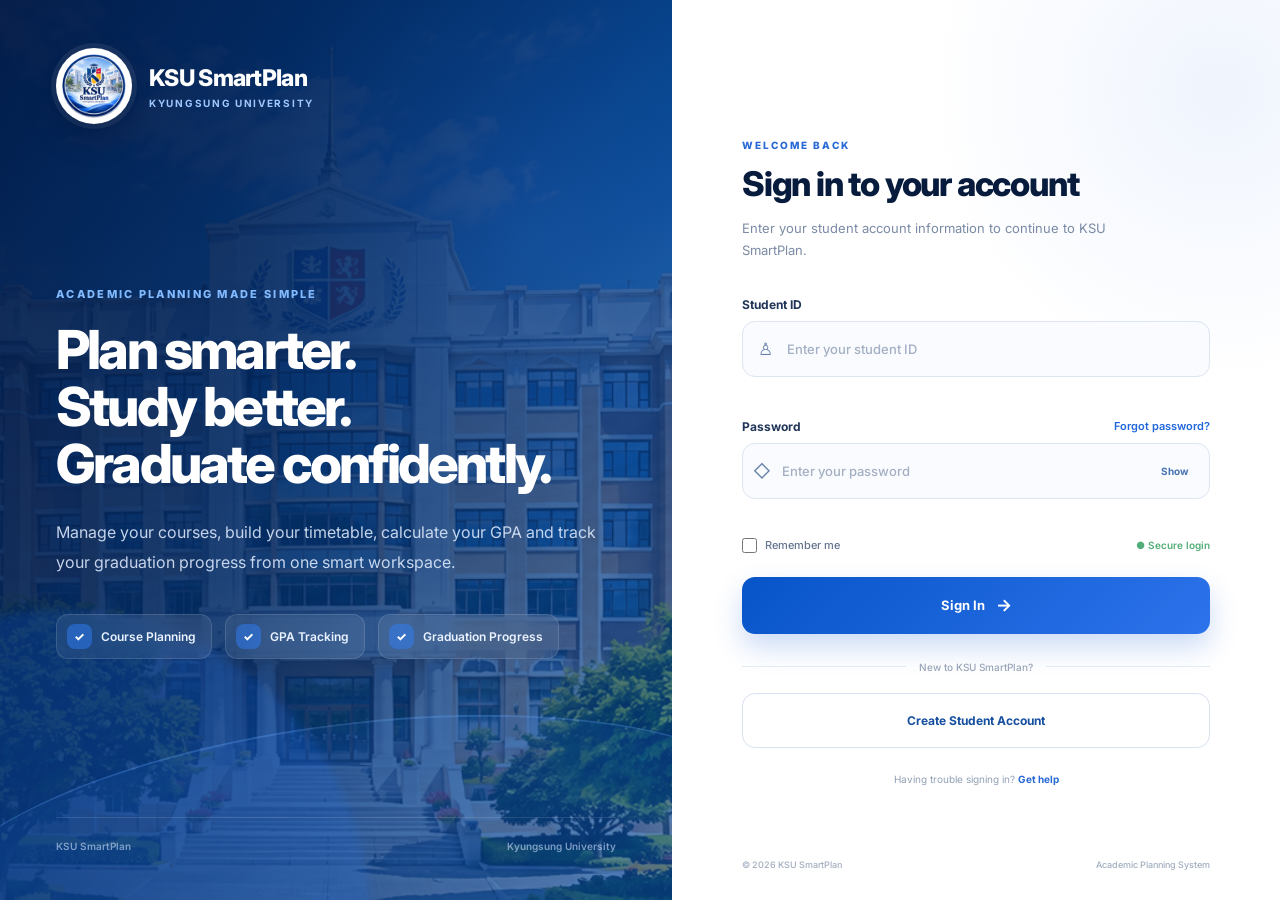
<file: Ksu smart plan/KSU-SmartPlan-Final - Copy/credit-tracker.html>
﻿<!DOCTYPE html>
<html lang="en">

<head>
    <meta charset="UTF-8">
    <meta name="viewport" content="width=device-width, initial-scale=1.0">

    <title>Dashboard | KSU SmartPlan</title>

    <!-- Dashboard / Application CSS -->
    <link rel="stylesheet" href="css/app.css">

    <!-- Inter Font -->
    <link rel="preconnect" href="https://fonts.googleapis.com">
    <link rel="preconnect" href="https://fonts.gstatic.com" crossorigin>

    <link
        href="https://fonts.googleapis.com/css2?family=Inter:wght@400;500;600;700;800&display=swap"
        rel="stylesheet"
    >
</head>

<body>

<div class="app-layout">


    <!-- =====================================================
         FIXED COLLAPSIBLE SIDEBAR
    ====================================================== -->
    <aside class="sidebar" id="sidebar">

        <!-- SIDEBAR TOP -->
        <div class="sidebar-top">

            <!-- BRAND -->
            <a href="dashboard.html" class="sidebar-brand">

                <div class="sidebar-logo">
                    <img
                        src="assets/ksu-smartplan-logo.png"
                        alt="KSU SmartPlan"
                    >
                </div>

                <div class="sidebar-brand-text">
                    <h2>KSU SmartPlan</h2>
                    <p>KYUNGSUNG UNIVERSITY</p>
                </div>

            </a>


            <!-- NAVIGATION -->
            <nav class="sidebar-nav">

                <p class="nav-section-label">
                    MAIN MENU
                </p>


                <!-- DASHBOARD -->
                <a
                    href="dashboard.html"
                    class="nav-item active"
                    data-tooltip="Dashboard"
                >
                    <span class="nav-icon">

                        <svg
                            viewBox="0 0 24 24"
                            aria-hidden="true"
                        >
                            <path d="M3 3h7v7H3V3zm11 0h7v7h-7V3zM3 14h7v7H3v-7zm11 0h7v7h-7v-7z"/>
                        </svg>

                    </span>

                    <span class="nav-text">
                        Dashboard
                    </span>
                </a>


                <!-- COURSE FINDER -->
                <a
                    href="courses.html"
                    class="nav-item"
                    data-tooltip="Course Finder"
                >
                    <span class="nav-icon">

                        <svg
                            viewBox="0 0 24 24"
                            aria-hidden="true"
                        >
                            <path d="M4 4h16v3H4V4zm0 6h16v3H4v-3zm0 6h10v3H4v-3z"/>
                        </svg>

                    </span>

                    <span class="nav-text">
                        Course Finder
                    </span>
                </a>


                <!-- TIMETABLE -->
                <a
                    href="timetable.html"
                    class="nav-item"
                    data-tooltip="Timetable"
                >
                    <span class="nav-icon">

                        <svg
                            viewBox="0 0 24 24"
                            aria-hidden="true"
                        >
                            <path d="M7 2h2v2h6V2h2v2h3a2 2 0 0 1 2 2v14a2 2 0 0 1-2 2H4a2 2 0 0 1-2-2V6a2 2 0 0 1 2-2h3V2zm13 8H4v10h16V10z"/>
                        </svg>

                    </span>

                    <span class="nav-text">
                        Timetable
                    </span>
                </a>


                <!-- CREDIT TRACKER -->
                <a
                    href="credit-tracker.html"
                    class="nav-item"
                    data-tooltip="Credit Tracker"
                >
                    <span class="nav-icon">

                        <svg
                            viewBox="0 0 24 24"
                            aria-hidden="true"
                        >
                            <path d="M5 3h14a2 2 0 0 1 2 2v14a2 2 0 0 1-2 2H5a2 2 0 0 1-2-2V5a2 2 0 0 1 2-2zm2 4v10h2V7H7zm4 4v6h2v-6h-2zm4-3v9h2V8h-2z"/>
                        </svg>

                    </span>

                    <span class="nav-text">
                        Credit Tracker
                    </span>
                </a>


                <!-- GPA CALCULATOR -->
                <a
                    href="gpa-calculator.html"
                    class="nav-item"
                    data-tooltip="GPA Calculator"
                >
                    <span class="nav-icon">

                        <svg
                            viewBox="0 0 24 24"
                            aria-hidden="true"
                        >
                            <path d="M5 2h14a2 2 0 0 1 2 2v16a2 2 0 0 1-2 2H5a2 2 0 0 1-2-2V4a2 2 0 0 1 2-2zm2 4v3h10V6H7zm0 6v2h2v-2H7zm4 0v2h2v-2h-2zm4 0v2h2v-2h-2zm-8 4v2h2v-2H7zm4 0v2h2v-2h-2zm4 0v2h2v-2h-2z"/>
                        </svg>

                    </span>

                    <span class="nav-text">
                        GPA Calculator
                    </span>
                </a>


                <p class="nav-section-label second-label">
                    ACCOUNT
                </p>


                <!-- PROFILE -->
                <a
                    href="profile.html"
                    class="nav-item"
                    data-tooltip="Profile"
                >
                    <span class="nav-icon">

                        <svg
                            viewBox="0 0 24 24"
                            aria-hidden="true"
                        >
                            <path d="M12 12a5 5 0 1 0 0-10 5 5 0 0 0 0 10zm0 2c-5 0-9 2.5-9 5.5V22h18v-2.5C21 16.5 17 14 12 14z"/>
                        </svg>

                    </span>

                    <span class="nav-text">
                        Profile
                    </span>
                </a>


                <!-- SETTINGS -->
                <a
                    href="settings.html"
                    class="nav-item"
                    data-tooltip="Settings"
                >
                    <span class="nav-icon">

                        <svg
                            viewBox="0 0 24 24"
                            aria-hidden="true"
                        >
                            <path d="M19.4 13a7.8 7.8 0 0 0 .1-1 7.8 7.8 0 0 0-.1-1l2.1-1.6-2-3.4-2.5 1a8 8 0 0 0-1.7-1L15 3.3h-4L10.6 6a8 8 0 0 0-1.7 1l-2.5-1-2 3.4L6.5 11a7.8 7.8 0 0 0-.1 1 7.8 7.8 0 0 0 .1 1l-2.1 1.6 2 3.4 2.5-1a8 8 0 0 0 1.7 1l.4 2.7h4l.4-2.7a8 8 0 0 0 1.7-1l2.5 1 2-3.4L19.4 13zM13 15.5A3.5 3.5 0 1 1 13 8a3.5 3.5 0 0 1 0 7.5z"/>
                        </svg>

                    </span>

                    <span class="nav-text">
                        Settings
                    </span>
                </a>

            </nav>

        </div>


        <!-- SIDEBAR BOTTOM / USER -->
        <div class="sidebar-bottom">

            <div class="sidebar-divider"></div>

            <div class="sidebar-user">

                <div class="user-avatar" id="sidebarAvatar">
                    S
                </div>

                <div class="user-info">

                    <strong id="sidebarUserName">
                        Student
                    </strong>

                    <span id="sidebarUserDepartment">
                        KSU Student
                    </span>

                </div>

                <button
                    type="button"
                    class="logout-button"
                    id="logoutButton"
                    aria-label="Sign out"
                    title="Sign out"
                >
                    â†ª
                </button>

            </div>

        </div>

    </aside>



    <!-- =====================================================
         MAIN APPLICATION AREA
    ====================================================== -->
    <main class="main-content">


        <!-- =================================================
             TOP HEADER
        ================================================== -->
        <header class="topbar">

            <div class="topbar-title">

                <span class="page-label">
                    OVERVIEW
                </span>

                <h1>Dashboard</h1>

            </div>


            <div class="topbar-actions">

                <div class="semester-chip">
                    <span class="semester-dot"></span>

                    <span id="currentSemester">
                        Current Semester
                    </span>
                </div>


                <a
                    href="profile.html"
                    class="top-profile"
                >

                    <div class="top-profile-avatar" id="topAvatar">
                        S
                    </div>

                    <div class="top-profile-info">

                        <strong id="topUserName">
                            Student
                        </strong>

                        <span id="topStudentId">
                            Student ID
                        </span>

                    </div>

                </a>

            </div>

        </header>



        <!-- =================================================
     CREDIT TRACKER CONTENT
================================================== -->
<div class="dashboard-content credit-tracker-page">

    <!-- PAGE INTRO -->
    <section class="credit-page-header">

        <div>
            <span class="hero-label">
                ACADEMIC PROGRESS
            </span>

            <h2>Credit Tracker</h2>

            <p>
                Track your completed credits, remaining requirements,
                and progress toward graduation.
            </p>
        </div>

        <div class="credit-header-badge">
            <span>Graduation Requirement</span>
            <strong>130 Credits</strong>
        </div>

    </section>


    <!-- MAIN CREDIT SUMMARY -->
    <section class="credit-summary-grid">

        <article class="credit-summary-card primary-credit-card">

            <div class="credit-summary-top">
                <span class="credit-card-icon">✓</span>
                <span class="credit-card-label">
                    COMPLETED CREDITS
                </span>
            </div>

            <div class="credit-big-value">
                <strong id="creditCompleted">0</strong>
                <span>/ 130</span>
            </div>

            <p>
                Credits successfully completed
            </p>

        </article>


        <article class="credit-summary-card">

            <div class="credit-summary-top">
                <span class="credit-card-icon">→</span>
                <span class="credit-card-label">
                    REMAINING CREDITS
                </span>
            </div>

            <div class="credit-big-value">
                <strong id="creditRemaining">130</strong>
                <span>credits</span>
            </div>

            <p>
                Credits remaining for graduation
            </p>

        </article>


        <article class="credit-summary-card">

            <div class="credit-summary-top">
                <span class="credit-card-icon">%</span>
                <span class="credit-card-label">
                    OVERALL PROGRESS
                </span>
            </div>

            <div class="credit-big-value">
                <strong id="creditPercentage">0</strong>
                <span>%</span>
            </div>

            <p>
                Overall degree completion
            </p>

        </article>

    </section>


    <!-- OVERALL GRADUATION PROGRESS -->
    <section class="credit-panel graduation-panel">

        <div class="credit-panel-header">

            <div>
                <span class="card-eyebrow">
                    GRADUATION STATUS
                </span>

                <h3>Overall Credit Progress</h3>
            </div>

            <strong
                class="graduation-percentage"
                id="graduationPercentage"
            >
                0%
            </strong>

        </div>


        <div class="graduation-progress-track">
            <div
                class="graduation-progress-fill"
                id="graduationProgressFill"
            ></div>
        </div>


        <div class="graduation-numbers">

            <div>
                <span>Completed</span>
                <strong id="graduationCompleted">
                    0 credits
                </strong>
            </div>

            <div>
                <span>Required</span>
                <strong>130 credits</strong>
            </div>

            <div>
                <span>Remaining</span>
                <strong id="graduationRemaining">
                    130 credits
                </strong>
            </div>

        </div>

    </section>


    <!-- CATEGORY PROGRESS -->
    <section class="credit-panel">

        <div class="credit-panel-header">

            <div>
                <span class="card-eyebrow">
                    CREDIT REQUIREMENTS
                </span>

                <h3>Progress by Category</h3>

                <p>
                    Review your completed credits across
                    graduation requirement categories.
                </p>
            </div>

        </div>


        <div class="credit-category-list">


            <!-- GENERAL EDUCATION -->
            <article
                class="credit-category-item"
                data-category="general"
            >

                <div class="credit-category-heading">

                    <div>
                        <span class="category-number">01</span>

                        <div>
                            <h4>Basic General Education</h4>
                            <p>
                                General education requirement
                            </p>
                        </div>
                    </div>

                    <strong>
                        <span id="generalCompleted">0</span>
                        /
                        <span id="generalRequired">14</span>
                    </strong>

                </div>

                <div class="category-progress-track">
                    <div
                        class="category-progress-fill"
                        id="generalProgress"
                    ></div>
                </div>

                <div class="category-progress-footer">
                    <span id="generalPercentage">0% completed</span>
                    <span id="generalRemaining">14 credits remaining</span>
                </div>

            </article>


            <!-- BASIC UNDERGRADUATE -->
            <article
                class="credit-category-item"
                data-category="undergraduate"
            >

                <div class="credit-category-heading">

                    <div>
                        <span class="category-number">02</span>

                        <div>
                            <h4>Basic Undergraduate</h4>
                            <p>
                                Undergraduate foundation courses
                            </p>
                        </div>
                    </div>

                    <strong>
                        <span id="undergraduateCompleted">0</span>
                        /
                        <span id="undergraduateRequired">18</span>
                    </strong>

                </div>

                <div class="category-progress-track">
                    <div
                        class="category-progress-fill"
                        id="undergraduateProgress"
                    ></div>
                </div>

                <div class="category-progress-footer">
                    <span id="undergraduatePercentage">
                        0% completed
                    </span>

                    <span id="undergraduateRemaining">
                        18 credits remaining
                    </span>
                </div>

            </article>


            <!-- ENGINEERING BASIC -->
            <article
                class="credit-category-item"
                data-category="engineering"
            >

                <div class="credit-category-heading">

                    <div>
                        <span class="category-number">03</span>

                        <div>
                            <h4>Basic Engineering</h4>
                            <p>
                                Engineering foundation requirement
                            </p>
                        </div>
                    </div>

                    <strong>
                        <span id="engineeringCompleted">0</span>
                        /
                        <span id="engineeringRequired">0</span>
                    </strong>

                </div>

                <div class="category-progress-track">
                    <div
                        class="category-progress-fill"
                        id="engineeringProgress"
                    ></div>
                </div>

                <div class="category-progress-footer">
                    <span id="engineeringPercentage">
                        Requirement depends on major
                    </span>

                    <span id="engineeringRemaining">
                        Department requirement
                    </span>
                </div>

            </article>


            <!-- MAJOR -->
            <article
                class="credit-category-item"
                data-category="major"
            >

                <div class="credit-category-heading">

                    <div>
                        <span class="category-number">04</span>

                        <div>
                            <h4>Major</h4>
                            <p>
                                Major required and elective courses
                            </p>
                        </div>
                    </div>

                    <strong>
                        <span id="majorCompleted">0</span>
                        <span> credits</span>
                    </strong>

                </div>

                <div class="category-progress-track">
                    <div
                        class="category-progress-fill"
                        id="majorProgress"
                    ></div>
                </div>

                <div class="category-progress-footer">
                    <span id="majorPercentage">
                        Major progress
                    </span>

                    <span>
                        Based on completed courses
                    </span>
                </div>

            </article>

        </div>

    </section>


    
    <!-- =====================================================
         COMPLETED COURSE HISTORY
    ====================================================== -->

    <section class="credit-panel completed-courses-panel">

        <div class="credit-panel-header">

            <div>

                <span class="card-eyebrow">
                    ACADEMIC HISTORY
                </span>

                <h3>
                    Completed Courses
                </h3>

                <p>
                    Add courses you completed in previous semesters.
                    Search using the course code or course name.
                </p>

            </div>

            <div class="completed-course-count">

                <span>
                    COMPLETED
                </span>

                <strong id="completedCourseCount">
                    0 courses
                </strong>

            </div>

        </div>


        <!-- SEARCH AREA -->

        <div class="completed-course-search-box">

            <div class="completed-search-input-wrap">

                <span class="completed-search-icon">
                    &#128269;
                </span>

                <input
                    type="text"
                    id="completedCourseSearch"
                    placeholder="Search course code or course name..."
                    autocomplete="off"
                >

                <button
                    type="button"
                    id="clearCompletedSearch"
                    class="completed-search-clear"
                    aria-label="Clear search"
                >
                    &times;
                </button>

            </div>


            <div
                id="completedCourseSearchResults"
                class="completed-course-search-results"
            ></div>

        </div>


        <!-- SELECTED COURSE PREVIEW -->

        <div
            id="completedCoursePreview"
            class="completed-course-preview"
            hidden
        >

            <div class="completed-preview-main">

                <div>

                    <span
                        class="completed-preview-code"
                        id="completedPreviewCode"
                    >
                        COURSE CODE
                    </span>

                    <h4 id="completedPreviewName">
                        Course Name
                    </h4>

                    <div class="completed-preview-meta">

                        <span id="completedPreviewCategory">
                            Category
                        </span>

                        <span>
                            <strong id="completedPreviewCredits">
                                0
                            </strong>
                            credits
                        </span>

                    </div>

                </div>

            </div>


            <div class="completed-preview-actions">

                <label>

                    <span>
                        Completed Semester
                    </span>

                    <select id="completedSemester">

                        <option value="">
                            Select semester
                        </option>

                        <option value="Spring 2023">
                            Spring 2023
                        </option>

                        <option value="Fall 2023">
                            Fall 2023
                        </option>

                        <option value="Spring 2024">
                            Spring 2024
                        </option>

                        <option value="Fall 2024">
                            Fall 2024
                        </option>

                        <option value="Spring 2025">
                            Spring 2025
                        </option>

                        <option value="Fall 2025">
                            Fall 2025
                        </option>

                        <option value="Spring 2026">
                            Spring 2026
                        </option>

                        <option value="Fall 2026">
                            Fall 2026
                        </option>

                    </select>

                </label>


                <button
                    type="button"
                    id="addCompletedCourseButton"
                    class="primary-action completed-add-button"
                >
                    Add as Completed
                </button>

            </div>

        </div>


        <!-- STATUS MESSAGE -->

        <div
            id="completedCourseMessage"
            class="completed-course-message"
            hidden
        ></div>


        <!-- COMPLETED COURSE LIST -->

        <div class="completed-course-list-header">

            <div>

                <h4>
                    My Completed Courses
                </h4>

                <p>
                    Courses added here automatically update
                    your graduation credit progress.
                </p>

            </div>

            <strong id="completedHistoryCredits">
                0 credits
            </strong>

        </div>


        <div
            id="completedCourseList"
            class="completed-course-list"
        >

            <div class="completed-course-empty">

                <div class="completed-empty-icon">
                    +
                </div>

                <strong>
                    No completed courses added yet
                </strong>

                <p>
                    Search above to add courses from
                    your previous semesters.
                </p>

            </div>

        </div>

    </section>



    <!-- =====================================================
         SCHOLARSHIP CREDIT REQUIREMENT
    ====================================================== -->

    <section class="credit-panel scholarship-credit-panel">

        <div class="scholarship-credit-layout">

            <div class="scholarship-credit-info">

                <span class="card-eyebrow">
                    SCHOLARSHIP CHECK
                </span>

                <h3>
                    Scholarship Credit Requirement
                </h3>

                <p id="scholarshipRequirementDescription">
                    Your required semester credits are determined
                    automatically from your current year.
                </p>


                <div class="scholarship-rule-note">

                    <div>
                        <strong>1st - 3rd Year</strong>
                        <span>Minimum 16 credits</span>
                    </div>

                    <div>
                        <strong>4th Year</strong>
                        <span>Minimum 12 credits</span>
                    </div>

                </div>

            </div>


            <div class="scholarship-status-card">

                <div class="scholarship-status-top">

                    <span>
                        CURRENT SEMESTER
                    </span>

                    <strong id="scholarshipStudentYear">
                        Student Year
                    </strong>

                </div>


                <div class="scholarship-credit-value">

                    <strong id="scholarshipCurrentCredits">
                        0
                    </strong>

                    <span>
                        /
                        <span id="scholarshipRequiredCredits">
                            16
                        </span>
                        credits
                    </span>

                </div>


                <div class="scholarship-progress-track">

                    <div
                        id="scholarshipProgressFill"
                        class="scholarship-progress-fill"
                    ></div>

                </div>


                <div
                    id="scholarshipCreditStatus"
                    class="scholarship-credit-status"
                >
                    Credit requirement not met yet
                </div>


                <p
                    id="scholarshipCreditRemaining"
                    class="scholarship-credit-remaining"
                >
                    16 more credits needed
                </p>

            </div>

        </div>


        <div class="scholarship-disclaimer">

            This tracker checks the semester credit requirement only.
            Scholarship eligibility may also depend on GPA, academic
            performance, university rules, and other requirements.

        </div>

    </section>

    <!-- CREDIT INFORMATION -->
    <section class="credit-bottom-grid">

        <article class="credit-panel">

            <div class="credit-panel-header">

                <div>
                    <span class="card-eyebrow">
                        CREDIT SUMMARY
                    </span>

                    <h3>Your Academic Standing</h3>
                </div>

            </div>


            <div class="credit-info-list">

                <div>
                    <span>Total Graduation Credits</span>
                    <strong>130</strong>
                </div>

                <div>
                    <span>Completed Credits</span>
                    <strong id="summaryCompletedCredits">
                        0
                    </strong>
                </div>

                <div>
                    <span>Remaining Credits</span>
                    <strong id="summaryRemainingCredits">
                        130
                    </strong>
                </div>

                <div>
                    <span>Minimum Semester Credits</span>
                    <strong>12</strong>
                </div>

            </div>

        </article>


        <article class="credit-panel credit-tip-panel">

            <span class="card-eyebrow">
                SMART PLAN
            </span>

            <h3>Stay on Track</h3>

            <p>
                Use Course Finder and My Timetable to plan
                courses while monitoring your graduation
                credit requirements here.
            </p>

            <div class="credit-tip-actions">

                <a
                    href="courses.html"
                    class="primary-action"
                >
                    Find Courses →
                </a>

                <a
                    href="timetable.html"
                    class="secondary-action"
                >
                    My Timetable
                </a>

            </div>

        </article>

    </section>

</div>

    </main>

</div>

<script src="js/courses-data.js"></script>
<script src="js/app.js"></script>
<script src="js/credit-tracker.js"></script>

</body>
</html>
</file>
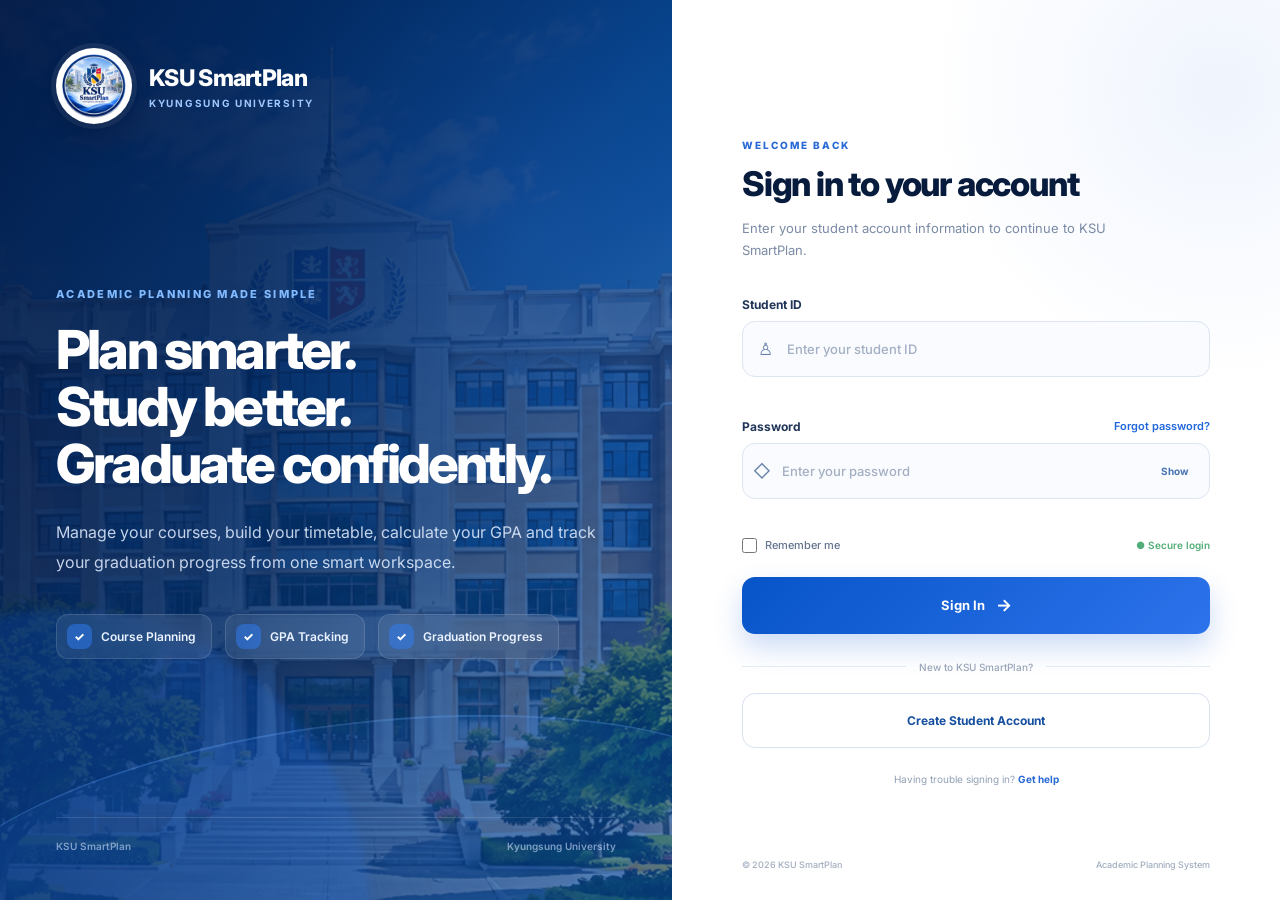
<file: Ksu smart plan/KSU-SmartPlan-Final - Copy/dashboard.html>
﻿<!DOCTYPE html>
<html lang="en">

<head>
    <meta charset="UTF-8">
    <meta name="viewport" content="width=device-width, initial-scale=1.0">

    <title>Dashboard | KSU SmartPlan</title>

    <!-- Dashboard / Application CSS -->
    <link rel="stylesheet" href="css/app.css">

    <!-- Inter Font -->
    <link rel="preconnect" href="https://fonts.googleapis.com">
    <link rel="preconnect" href="https://fonts.gstatic.com" crossorigin>

    <link
        href="https://fonts.googleapis.com/css2?family=Inter:wght@400;500;600;700;800&display=swap"
        rel="stylesheet"
    >
</head>

<body>

<div class="app-layout">


    <!-- =====================================================
         FIXED COLLAPSIBLE SIDEBAR
    ====================================================== -->
    <aside class="sidebar" id="sidebar">

        <!-- SIDEBAR TOP -->
        <div class="sidebar-top">

            <!-- BRAND -->
            <a href="dashboard.html" class="sidebar-brand">

                <div class="sidebar-logo">
                    <img
                        src="assets/ksu-smartplan-logo.png"
                        alt="KSU SmartPlan"
                    >
                </div>

                <div class="sidebar-brand-text">
                    <h2>KSU SmartPlan</h2>
                    <p>KYUNGSUNG UNIVERSITY</p>
                </div>

            </a>


            <!-- NAVIGATION -->
            <nav class="sidebar-nav">

                <p class="nav-section-label">
                    MAIN MENU
                </p>


                <!-- DASHBOARD -->
                <a
                    href="dashboard.html"
                    class="nav-item active"
                    data-tooltip="Dashboard"
                >
                    <span class="nav-icon">

                        <svg
                            viewBox="0 0 24 24"
                            aria-hidden="true"
                        >
                            <path d="M3 3h7v7H3V3zm11 0h7v7h-7V3zM3 14h7v7H3v-7zm11 0h7v7h-7v-7z"/>
                        </svg>

                    </span>

                    <span class="nav-text">
                        Dashboard
                    </span>
                </a>


                <!-- COURSE FINDER -->
                <a
                    href="courses.html"
                    class="nav-item"
                    data-tooltip="Course Finder"
                >
                    <span class="nav-icon">

                        <svg
                            viewBox="0 0 24 24"
                            aria-hidden="true"
                        >
                            <path d="M4 4h16v3H4V4zm0 6h16v3H4v-3zm0 6h10v3H4v-3z"/>
                        </svg>

                    </span>

                    <span class="nav-text">
                        Course Finder
                    </span>
                </a>


                <!-- TIMETABLE -->
                <a
                    href="timetable.html"
                    class="nav-item"
                    data-tooltip="Timetable"
                >
                    <span class="nav-icon">

                        <svg
                            viewBox="0 0 24 24"
                            aria-hidden="true"
                        >
                            <path d="M7 2h2v2h6V2h2v2h3a2 2 0 0 1 2 2v14a2 2 0 0 1-2 2H4a2 2 0 0 1-2-2V6a2 2 0 0 1 2-2h3V2zm13 8H4v10h16V10z"/>
                        </svg>

                    </span>

                    <span class="nav-text">
                        Timetable
                    </span>
                </a>


                <!-- CREDIT TRACKER -->
                <a
                    href="credit-tracker.html"
                    class="nav-item"
                    data-tooltip="Credit Tracker"
                >
                    <span class="nav-icon">

                        <svg
                            viewBox="0 0 24 24"
                            aria-hidden="true"
                        >
                            <path d="M5 3h14a2 2 0 0 1 2 2v14a2 2 0 0 1-2 2H5a2 2 0 0 1-2-2V5a2 2 0 0 1 2-2zm2 4v10h2V7H7zm4 4v6h2v-6h-2zm4-3v9h2V8h-2z"/>
                        </svg>

                    </span>

                    <span class="nav-text">
                        Credit Tracker
                    </span>
                </a>


                <!-- GPA CALCULATOR -->
                <a
                    href="gpa-calculator.html"
                    class="nav-item"
                    data-tooltip="GPA Calculator"
                >
                    <span class="nav-icon">

                        <svg
                            viewBox="0 0 24 24"
                            aria-hidden="true"
                        >
                            <path d="M5 2h14a2 2 0 0 1 2 2v16a2 2 0 0 1-2 2H5a2 2 0 0 1-2-2V4a2 2 0 0 1 2-2zm2 4v3h10V6H7zm0 6v2h2v-2H7zm4 0v2h2v-2h-2zm4 0v2h2v-2h-2zm-8 4v2h2v-2H7zm4 0v2h2v-2h-2zm4 0v2h2v-2h-2z"/>
                        </svg>

                    </span>

                    <span class="nav-text">
                        GPA Calculator
                    </span>
                </a>


                <p class="nav-section-label second-label">
                    ACCOUNT
                </p>


                <!-- PROFILE -->
                <a
                    href="profile.html"
                    class="nav-item"
                    data-tooltip="Profile"
                >
                    <span class="nav-icon">

                        <svg
                            viewBox="0 0 24 24"
                            aria-hidden="true"
                        >
                            <path d="M12 12a5 5 0 1 0 0-10 5 5 0 0 0 0 10zm0 2c-5 0-9 2.5-9 5.5V22h18v-2.5C21 16.5 17 14 12 14z"/>
                        </svg>

                    </span>

                    <span class="nav-text">
                        Profile
                    </span>
                </a>


                <!-- SETTINGS -->
                <a
                    href="settings.html"
                    class="nav-item"
                    data-tooltip="Settings"
                >
                    <span class="nav-icon">

                        <svg
                            viewBox="0 0 24 24"
                            aria-hidden="true"
                        >
                            <path d="M19.4 13a7.8 7.8 0 0 0 .1-1 7.8 7.8 0 0 0-.1-1l2.1-1.6-2-3.4-2.5 1a8 8 0 0 0-1.7-1L15 3.3h-4L10.6 6a8 8 0 0 0-1.7 1l-2.5-1-2 3.4L6.5 11a7.8 7.8 0 0 0-.1 1 7.8 7.8 0 0 0 .1 1l-2.1 1.6 2 3.4 2.5-1a8 8 0 0 0 1.7 1l.4 2.7h4l.4-2.7a8 8 0 0 0 1.7-1l2.5 1 2-3.4L19.4 13zM13 15.5A3.5 3.5 0 1 1 13 8a3.5 3.5 0 0 1 0 7.5z"/>
                        </svg>

                    </span>

                    <span class="nav-text">
                        Settings
                    </span>
                </a>

            </nav>

        </div>


        <!-- SIDEBAR BOTTOM / USER -->
        <div class="sidebar-bottom">

            <div class="sidebar-divider"></div>

            <div class="sidebar-user">

                <div class="user-avatar" id="sidebarAvatar">
                    S
                </div>

                <div class="user-info">

                    <strong id="sidebarUserName">
                        Student
                    </strong>

                    <span id="sidebarUserDepartment">
                        KSU Student
                    </span>

                </div>

                <button
                    type="button"
                    class="logout-button"
                    id="logoutButton"
                    aria-label="Sign out"
                    title="Sign out"
                >
                    â†ª
                </button>

            </div>

        </div>

    </aside>



    <!-- =====================================================
         MAIN APPLICATION AREA
    ====================================================== -->
    <main class="main-content">


        <!-- =================================================
             TOP HEADER
        ================================================== -->
        <header class="topbar">

            <div class="topbar-title">

                <span class="page-label">
                    OVERVIEW
                </span>

                <h1>Dashboard</h1>

            </div>


            <div class="topbar-actions">

                <div class="semester-chip">
                    <span class="semester-dot"></span>

                    <span id="currentSemester">
                        Current Semester
                    </span>
                </div>


                <a
                    href="profile.html"
                    class="top-profile"
                >

                    <div class="top-profile-avatar" id="topAvatar">
                        S
                    </div>

                    <div class="top-profile-info">

                        <strong id="topUserName">
                            Student
                        </strong>

                        <span id="topStudentId">
                            Student ID
                        </span>

                    </div>

                </a>

            </div>

        </header>



        <!-- =================================================
             DASHBOARD CONTENT
        ================================================== -->
        <div class="dashboard-content">


            <!-- WELCOME / HERO -->
            <section class="dashboard-hero">

                <div class="hero-copy">

                    <span class="hero-label">
                        KSU SMARTPLAN
                    </span>

                    <h2>
                        Welcome back,
                        <span id="welcomeName">Student</span>.
                    </h2>

                    <p>
                        Keep your academic plan organized and stay
                        on track toward graduation.
                    </p>


                    <div class="hero-actions">

                        <a
                            href="courses.html"
                            class="primary-action"
                        >
                            Find Courses
                            <span>â†’</span>
                        </a>

                        <a
                            href="timetable.html"
                            class="secondary-action"
                        >
                            View Timetable
                        </a>

                    </div>

                </div>


                <div class="hero-visual">

                    <div class="hero-logo-ring">

                        <img
                            src="assets/ksu-smartplan-logo.png"
                            alt="KSU SmartPlan"
                        >

                    </div>

                </div>

            </section>



            <!-- =================================================
                 QUICK STATS
            ================================================== -->
            <section class="stats-grid">


                <!-- GPA -->
                <article class="stat-card">

                    <div class="stat-card-top">

                        <div class="stat-icon stat-icon-blue">
                            GPA
                        </div>

                        <span class="stat-status">
                            Current
                        </span>

                    </div>

                    <p class="stat-label">
                        Current GPA
                    </p>

                    <div class="stat-value-row">

                        <strong id="dashboardGpa">
                            0.00
                        </strong>

                        <span>/ 4.5</span>

                    </div>

                    <a href="gpa-calculator.html" class="stat-link">
                        Calculate GPA â†’
                    </a>

                </article>



                <!-- COMPLETED CREDITS -->
                <article class="stat-card">

                    <div class="stat-card-top">

                        <div class="stat-icon">
                            CR
                        </div>

                        <span class="stat-status">
                            Completed
                        </span>

                    </div>

                    <p class="stat-label">
                        Completed Credits
                    </p>

                    <div class="stat-value-row">

                        <strong id="completedCredits">
                            0
                        </strong>

                        <span>credits</span>

                    </div>

                    <a href="credit-tracker.html" class="stat-link">
                        View Progress â†’
                    </a>

                </article>



                <!-- REMAINING CREDITS -->
                <article class="stat-card">

                    <div class="stat-card-top">

                        <div class="stat-icon">
                            RG
                        </div>

                        <span class="stat-status">
                            Graduation
                        </span>

                    </div>

                    <p class="stat-label">
                        Remaining Credits
                    </p>

                    <div class="stat-value-row">

                        <strong id="remainingCredits">
                            130
                        </strong>

                        <span>credits</span>

                    </div>

                    <a href="credit-tracker.html" class="stat-link">
                        Credit Tracker â†’
                    </a>

                </article>



                <!-- PLANNED COURSES -->
                <article class="stat-card">

                    <div class="stat-card-top">

                        <div class="stat-icon">
                            CS
                        </div>

                        <span class="stat-status">
                            Planned
                        </span>

                    </div>

                    <p class="stat-label">
                        Planned Courses
                    </p>

                    <div class="stat-value-row">

                        <strong id="plannedCourseCount">
                            0
                        </strong>

                        <span>courses</span>

                    </div>

                    <a href="courses.html" class="stat-link">
                        Find Courses â†’
                    </a>

                </article>

            </section>



            <!-- =================================================
                 MAIN DASHBOARD GRID
            ================================================== -->
            <section class="dashboard-grid">


                <!-- ACADEMIC PROGRESS -->
                <article class="dashboard-card progress-card">

                    <div class="card-heading">

                        <div>

                            <span class="card-eyebrow">
                                ACADEMIC PROGRESS
                            </span>

                            <h3>
                                Graduation Progress
                            </h3>

                        </div>

                        <a href="credit-tracker.html">
                            View details
                        </a>

                    </div>


                    <div class="progress-summary">

                        <div class="progress-circle">

                            <div class="progress-circle-inner">

                                <strong id="progressPercentage">
                                    0%
                                </strong>

                                <span>
                                    completed
                                </span>

                            </div>

                        </div>


                        <div class="progress-details">

                            <div class="progress-detail">

                                <span>
                                    Completed
                                </span>

                                <strong id="progressCompleted">
                                    0 credits
                                </strong>

                            </div>


                            <div class="progress-detail">

                                <span>
                                    Required
                                </span>

                                <strong>
                                    130 credits
                                </strong>

                            </div>


                            <div class="progress-detail">

                                <span>
                                    Remaining
                                </span>

                                <strong id="progressRemaining">
                                    130 credits
                                </strong>

                            </div>

                        </div>

                    </div>


                    <div class="progress-bar">

                        <div
                            class="progress-bar-fill"
                            id="graduationProgressBar"
                        ></div>

                    </div>

                </article>



                <!-- STUDENT PROFILE SUMMARY -->
                <article class="dashboard-card student-card">

                    <div class="card-heading">

                        <div>

                            <span class="card-eyebrow">
                                STUDENT PROFILE
                            </span>

                            <h3>
                                Academic Information
                            </h3>

                        </div>

                        <a href="profile.html">
                            Edit
                        </a>

                    </div>


                    <div class="student-summary">

                        <div class="summary-row">

                            <span>
                                Student ID
                            </span>

                            <strong id="summaryStudentId">
                                â€”
                            </strong>

                        </div>


                        <div class="summary-row">

                            <span>
                                Department
                            </span>

                            <strong id="summaryDepartment">
                                â€”
                            </strong>

                        </div>


                        <div class="summary-row">

                            <span>
                                Academic Year
                            </span>

                            <strong id="summaryAcademicYear">
                                â€”
                            </strong>

                        </div>


                        <div class="summary-row">

                            <span>
                                Semester
                            </span>

                            <strong id="summarySemester">
                                â€”
                            </strong>

                        </div>

                    </div>

                </article>



                <!-- QUICK ACTIONS -->
                <article class="dashboard-card quick-actions-card">

                    <div class="card-heading">

                        <div>

                            <span class="card-eyebrow">
                                QUICK ACCESS
                            </span>

                            <h3>
                                Academic Tools
                            </h3>

                        </div>

                    </div>


                    <div class="quick-actions">

                        <a
                            href="courses.html"
                            class="quick-action"
                        >

                            <div class="quick-action-icon">
                                01
                            </div>

                            <div>
                                <strong>
                                    Find Courses
                                </strong>

                                <span>
                                    Search by department and year
                                </span>
                            </div>

                            <b>â†’</b>

                        </a>


                        <a
                            href="timetable.html"
                            class="quick-action"
                        >

                            <div class="quick-action-icon">
                                02
                            </div>

                            <div>
                                <strong>
                                    Build Timetable
                                </strong>

                                <span>
                                    Organize your weekly schedule
                                </span>
                            </div>

                            <b>â†’</b>

                        </a>


                        <a
                            href="gpa-calculator.html"
                            class="quick-action"
                        >

                            <div class="quick-action-icon">
                                03
                            </div>

                            <div>
                                <strong>
                                    Calculate GPA
                                </strong>

                                <span>
                                    Check your academic performance
                                </span>
                            </div>

                            <b>â†’</b>

                        </a>

                    </div>

                </article>



                <!-- CURRENT PLAN -->
                <article class="dashboard-card plan-card">

                    <div class="card-heading">

                        <div>

                            <span class="card-eyebrow">
                                CURRENT PLAN
                            </span>

                            <h3>
                                This Semester
                            </h3>

                        </div>

                        <a href="timetable.html">
                            Open timetable
                        </a>

                    </div>


                    <div
                        class="empty-plan"
                        id="dashboardPlan"
                    >

                        <div class="empty-plan-icon">
                            +
                        </div>

                        <strong>
                            No courses planned yet
                        </strong>

                        <p>
                            Add courses from Course Finder to start
                            building your semester plan.
                        </p>

                        <a href="courses.html">
                            Browse Courses
                        </a>

                    </div>

                </article>

            </section>

        </div>

    </main>

</div>

<script src="js/courses-data.js"></script>
<script src="js/app.js"></script>

</body>
</html>
</file>
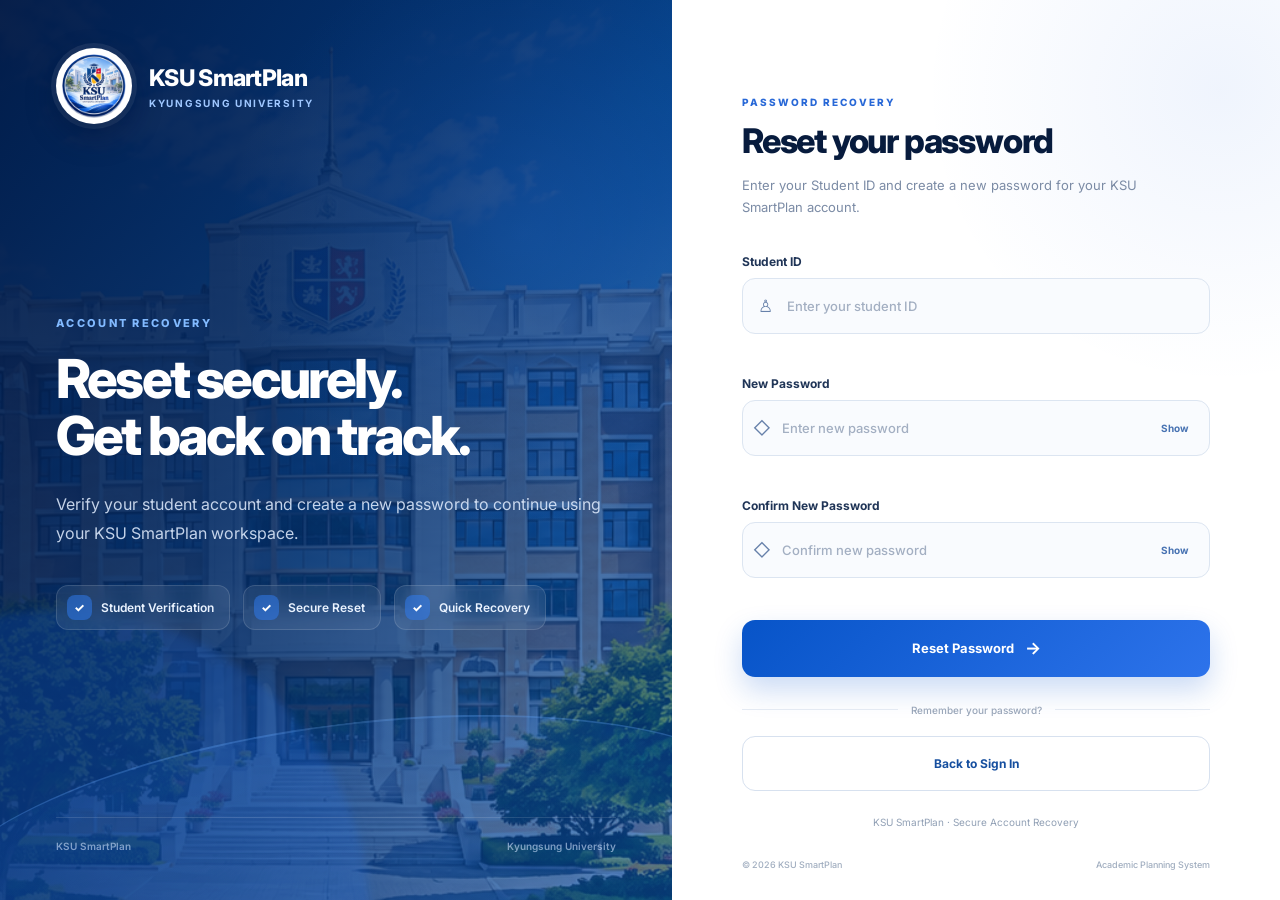
<file: Ksu smart plan/KSU-SmartPlan-Final - Copy/forgot-password.html>
<!DOCTYPE html>
<html lang="en">

<head>
    <meta charset="UTF-8">
    <meta name="viewport" content="width=device-width, initial-scale=1.0">

    <title>Reset Password | KSU SmartPlan</title>

    <link rel="stylesheet" href="css/auth.css">

    <link rel="preconnect" href="https://fonts.googleapis.com">
    <link rel="preconnect" href="https://fonts.gstatic.com" crossorigin>
    <link
        href="https://fonts.googleapis.com/css2?family=Inter:wght@400;500;600;700;800&display=swap"
        rel="stylesheet"
    >
</head>

<body>

<div class="auth-page">

    <!-- LEFT SIDE -->
    <section class="auth-visual">

        <div class="visual-overlay"></div>

        <div class="brand">

            <div class="brand-logo">
                <img
                    src="assets/ksu-smartplan-logo.png"
                    alt="KSU SmartPlan Logo"
                >
            </div>

            <div class="brand-name">
                <h2>KSU SmartPlan</h2>
                <p>KYUNGSUNG UNIVERSITY</p>
            </div>

        </div>


        <div class="visual-content">

            <span class="eyebrow">
                ACCOUNT RECOVERY
            </span>

            <h1>
                Reset securely.<br>
                Get back on track.
            </h1>

            <p>
                Verify your student account and create a new password
                to continue using your KSU SmartPlan workspace.
            </p>


            <div class="feature-row">

                <div class="feature">
                    <div class="feature-icon">✓</div>
                    <span>Student Verification</span>
                </div>

                <div class="feature">
                    <div class="feature-icon">✓</div>
                    <span>Secure Reset</span>
                </div>

                <div class="feature">
                    <div class="feature-icon">✓</div>
                    <span>Quick Recovery</span>
                </div>

            </div>

        </div>


        <div class="visual-footer">
            <span>KSU SmartPlan</span>
            <span>Kyungsung University</span>
        </div>

    </section>


    <!-- RIGHT SIDE -->
    <section class="auth-form-section">

        <div class="login-wrapper">

            <div class="mobile-brand">

                <img
                    src="assets/ksu-smartplan-logo.png"
                    alt="KSU SmartPlan Logo"
                >

                <span>KSU SmartPlan</span>

            </div>


            <div class="login-heading">

                <span class="welcome-label">
                    PASSWORD RECOVERY
                </span>

                <h2>Reset your password</h2>

                <p>
                    Enter your Student ID and create a new password
                    for your KSU SmartPlan account.
                </p>

            </div>


            <form
                id="forgotPasswordForm"
                class="login-form"
            >

                <!-- STUDENT ID -->
                <div class="form-group">

                    <label for="resetStudentId">
                        Student ID
                    </label>

                    <div class="input-box">

                        <span class="input-icon">♙</span>

                        <input
                            type="text"
                            id="resetStudentId"
                            placeholder="Enter your student ID"
                            inputmode="numeric"
                            autocomplete="username"
                            required
                        >

                    </div>

                    <small
                        class="error-message"
                        id="resetStudentIdError"
                    ></small>

                </div>


                <!-- NEW PASSWORD -->
                <div class="form-group">

                    <label for="newPassword">
                        New Password
                    </label>

                    <div class="input-box">

                        <span class="input-icon">◇</span>

                        <input
                            type="password"
                            id="newPassword"
                            placeholder="Enter new password"
                            autocomplete="new-password"
                            minlength="6"
                            required
                        >

                        <button
                            type="button"
                            class="password-toggle"
                            data-target="newPassword"
                            aria-label="Show password"
                        >
                            Show
                        </button>

                    </div>

                    <small
                        class="error-message"
                        id="newPasswordError"
                    ></small>

                </div>


                <!-- CONFIRM PASSWORD -->
                <div class="form-group">

                    <label for="resetConfirmPassword">
                        Confirm New Password
                    </label>

                    <div class="input-box">

                        <span class="input-icon">◇</span>

                        <input
                            type="password"
                            id="resetConfirmPassword"
                            placeholder="Confirm new password"
                            autocomplete="new-password"
                            minlength="6"
                            required
                        >

                        <button
                            type="button"
                            class="password-toggle"
                            data-target="resetConfirmPassword"
                            aria-label="Show password"
                        >
                            Show
                        </button>

                    </div>

                    <small
                        class="error-message"
                        id="resetConfirmPasswordError"
                    ></small>

                </div>


                <button
                    type="submit"
                    class="login-button"
                >
                    <span>Reset Password</span>
                    <span class="button-arrow">→</span>
                </button>


                <div class="divider">

                    <span></span>

                    <p>Remember your password?</p>

                    <span></span>

                </div>


                <a
                    href="index.html"
                    class="create-account-button"
                >
                    Back to Sign In
                </a>

            </form>


            <p class="login-help">
                KSU SmartPlan
                <span> · </span>
                Secure Account Recovery
            </p>

        </div>


        <div class="form-footer">
            <span>© 2026 KSU SmartPlan</span>
            <span>Academic Planning System</span>
        </div>

    </section>

</div>


<script src="js/auth.js"></script>

</body>
</html>
</file>
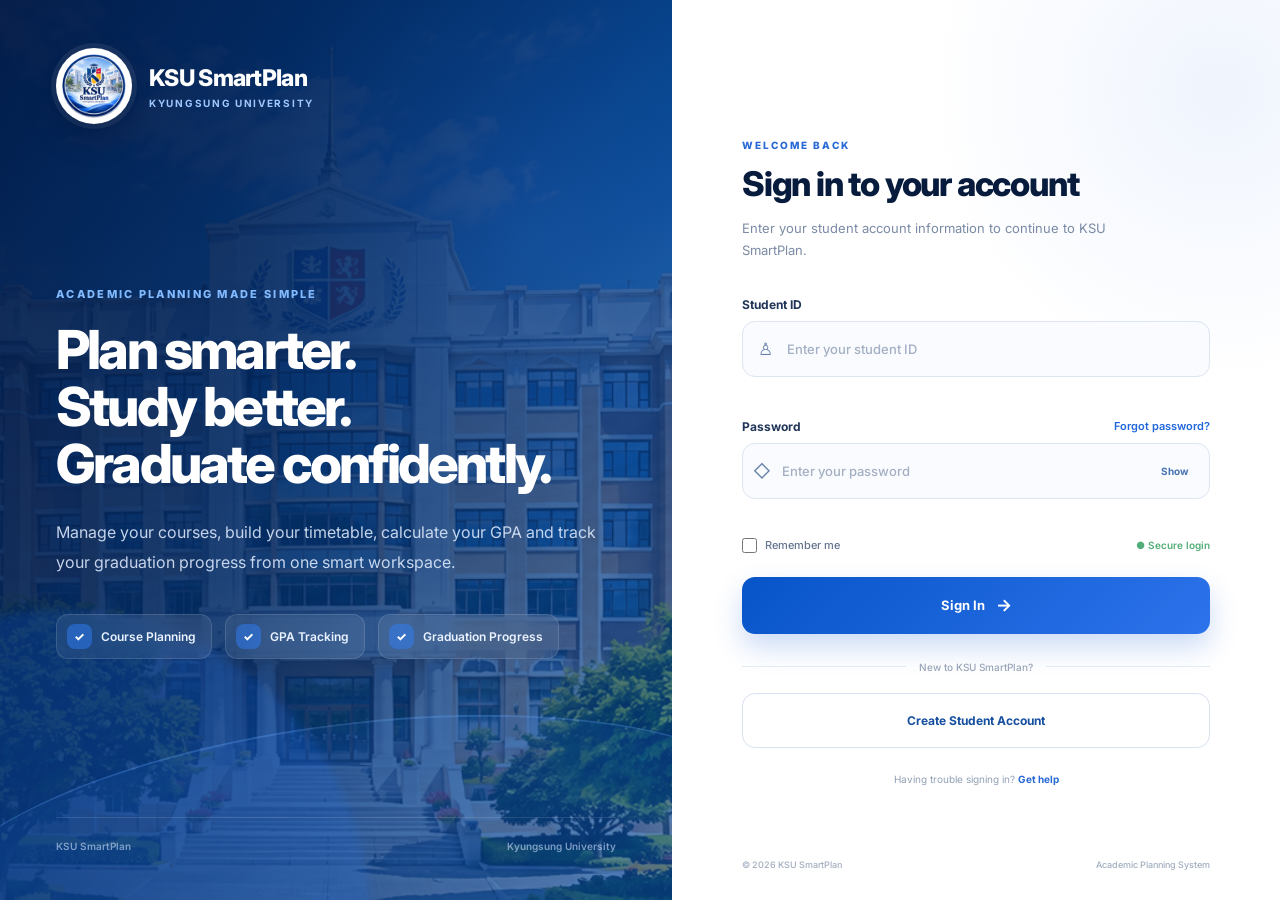
<file: Ksu smart plan/KSU-SmartPlan-Final - Copy/gpa-calculator-BACKUP.html>
﻿<!DOCTYPE html>
<html lang="en">

<head>
    <meta charset="UTF-8">
    <meta name="viewport" content="width=device-width, initial-scale=1.0">

    <title>Dashboard | KSU SmartPlan</title>

    <!-- Dashboard / Application CSS -->
    <link rel="stylesheet" href="css/app.css">

    <!-- Inter Font -->
    <link rel="preconnect" href="https://fonts.googleapis.com">
    <link rel="preconnect" href="https://fonts.gstatic.com" crossorigin>

    <link
        href="https://fonts.googleapis.com/css2?family=Inter:wght@400;500;600;700;800&display=swap"
        rel="stylesheet"
    >
</head>

<body>

<div class="app-layout">


    <!-- =====================================================
         FIXED COLLAPSIBLE SIDEBAR
    ====================================================== -->
    <aside class="sidebar" id="sidebar">

        <!-- SIDEBAR TOP -->
        <div class="sidebar-top">

            <!-- BRAND -->
            <a href="dashboard.html" class="sidebar-brand">

                <div class="sidebar-logo">
                    <img
                        src="assets/ksu-smartplan-logo.png"
                        alt="KSU SmartPlan"
                    >
                </div>

                <div class="sidebar-brand-text">
                    <h2>KSU SmartPlan</h2>
                    <p>KYUNGSUNG UNIVERSITY</p>
                </div>

            </a>


            <!-- NAVIGATION -->
            <nav class="sidebar-nav">

                <p class="nav-section-label">
                    MAIN MENU
                </p>


                <!-- DASHBOARD -->
                <a
                    href="dashboard.html"
                    class="nav-item active"
                    data-tooltip="Dashboard"
                >
                    <span class="nav-icon">

                        <svg
                            viewBox="0 0 24 24"
                            aria-hidden="true"
                        >
                            <path d="M3 3h7v7H3V3zm11 0h7v7h-7V3zM3 14h7v7H3v-7zm11 0h7v7h-7v-7z"/>
                        </svg>

                    </span>

                    <span class="nav-text">
                        Dashboard
                    </span>
                </a>


                <!-- COURSE FINDER -->
                <a
                    href="courses.html"
                    class="nav-item"
                    data-tooltip="Course Finder"
                >
                    <span class="nav-icon">

                        <svg
                            viewBox="0 0 24 24"
                            aria-hidden="true"
                        >
                            <path d="M4 4h16v3H4V4zm0 6h16v3H4v-3zm0 6h10v3H4v-3z"/>
                        </svg>

                    </span>

                    <span class="nav-text">
                        Course Finder
                    </span>
                </a>


                <!-- TIMETABLE -->
                <a
                    href="timetable.html"
                    class="nav-item"
                    data-tooltip="Timetable"
                >
                    <span class="nav-icon">

                        <svg
                            viewBox="0 0 24 24"
                            aria-hidden="true"
                        >
                            <path d="M7 2h2v2h6V2h2v2h3a2 2 0 0 1 2 2v14a2 2 0 0 1-2 2H4a2 2 0 0 1-2-2V6a2 2 0 0 1 2-2h3V2zm13 8H4v10h16V10z"/>
                        </svg>

                    </span>

                    <span class="nav-text">
                        Timetable
                    </span>
                </a>


                <!-- CREDIT TRACKER -->
                <a
                    href="credit-tracker.html"
                    class="nav-item"
                    data-tooltip="Credit Tracker"
                >
                    <span class="nav-icon">

                        <svg
                            viewBox="0 0 24 24"
                            aria-hidden="true"
                        >
                            <path d="M5 3h14a2 2 0 0 1 2 2v14a2 2 0 0 1-2 2H5a2 2 0 0 1-2-2V5a2 2 0 0 1 2-2zm2 4v10h2V7H7zm4 4v6h2v-6h-2zm4-3v9h2V8h-2z"/>
                        </svg>

                    </span>

                    <span class="nav-text">
                        Credit Tracker
                    </span>
                </a>


                <!-- GPA CALCULATOR -->
                <a
                    href="gpa.html"
                    class="nav-item"
                    data-tooltip="GPA Calculator"
                >
                    <span class="nav-icon">

                        <svg
                            viewBox="0 0 24 24"
                            aria-hidden="true"
                        >
                            <path d="M5 2h14a2 2 0 0 1 2 2v16a2 2 0 0 1-2 2H5a2 2 0 0 1-2-2V4a2 2 0 0 1 2-2zm2 4v3h10V6H7zm0 6v2h2v-2H7zm4 0v2h2v-2h-2zm4 0v2h2v-2h-2zm-8 4v2h2v-2H7zm4 0v2h2v-2h-2zm4 0v2h2v-2h-2z"/>
                        </svg>

                    </span>

                    <span class="nav-text">
                        GPA Calculator
                    </span>
                </a>


                <p class="nav-section-label second-label">
                    ACCOUNT
                </p>


                <!-- PROFILE -->
                <a
                    href="profile.html"
                    class="nav-item"
                    data-tooltip="Profile"
                >
                    <span class="nav-icon">

                        <svg
                            viewBox="0 0 24 24"
                            aria-hidden="true"
                        >
                            <path d="M12 12a5 5 0 1 0 0-10 5 5 0 0 0 0 10zm0 2c-5 0-9 2.5-9 5.5V22h18v-2.5C21 16.5 17 14 12 14z"/>
                        </svg>

                    </span>

                    <span class="nav-text">
                        Profile
                    </span>
                </a>


                <!-- SETTINGS -->
                <a
                    href="settings.html"
                    class="nav-item"
                    data-tooltip="Settings"
                >
                    <span class="nav-icon">

                        <svg
                            viewBox="0 0 24 24"
                            aria-hidden="true"
                        >
                            <path d="M19.4 13a7.8 7.8 0 0 0 .1-1 7.8 7.8 0 0 0-.1-1l2.1-1.6-2-3.4-2.5 1a8 8 0 0 0-1.7-1L15 3.3h-4L10.6 6a8 8 0 0 0-1.7 1l-2.5-1-2 3.4L6.5 11a7.8 7.8 0 0 0-.1 1 7.8 7.8 0 0 0 .1 1l-2.1 1.6 2 3.4 2.5-1a8 8 0 0 0 1.7 1l.4 2.7h4l.4-2.7a8 8 0 0 0 1.7-1l2.5 1 2-3.4L19.4 13zM13 15.5A3.5 3.5 0 1 1 13 8a3.5 3.5 0 0 1 0 7.5z"/>
                        </svg>

                    </span>

                    <span class="nav-text">
                        Settings
                    </span>
                </a>

            </nav>

        </div>


        <!-- SIDEBAR BOTTOM / USER -->
        <div class="sidebar-bottom">

            <div class="sidebar-divider"></div>

            <div class="sidebar-user">

                <div class="user-avatar" id="sidebarAvatar">
                    S
                </div>

                <div class="user-info">

                    <strong id="sidebarUserName">
                        Student
                    </strong>

                    <span id="sidebarUserDepartment">
                        KSU Student
                    </span>

                </div>

                <button
                    type="button"
                    class="logout-button"
                    id="logoutButton"
                    aria-label="Sign out"
                    title="Sign out"
                >
                    â†ª
                </button>

            </div>

        </div>

    </aside>



    <!-- =====================================================
         MAIN APPLICATION AREA
    ====================================================== -->
    <main class="main-content">


        <!-- =================================================
             TOP HEADER
        ================================================== -->
        <header class="topbar">

            <div class="topbar-title">

                <span class="page-label">
                    OVERVIEW
                </span>

                <h1>Dashboard</h1>

            </div>


            <div class="topbar-actions">

                <div class="semester-chip">
                    <span class="semester-dot"></span>

                    <span id="currentSemester">
                        Current Semester
                    </span>
                </div>


                <a
                    href="profile.html"
                    class="top-profile"
                >

                    <div class="top-profile-avatar" id="topAvatar">
                        S
                    </div>

                    <div class="top-profile-info">

                        <strong id="topUserName">
                            Student
                        </strong>

                        <span id="topStudentId">
                            Student ID
                        </span>

                    </div>

                </a>

            </div>

        </header>



        <!-- =================================================
             DASHBOARD CONTENT
        ================================================== -->
        <div class="dashboard-content">


            <!-- WELCOME / HERO -->
            <section class="dashboard-hero">

                <div class="hero-copy">

                    <span class="hero-label">
                        KSU SMARTPLAN
                    </span>

                    <h2>
                        Welcome back,
                        <span id="welcomeName">Student</span>.
                    </h2>

                    <p>
                        Keep your academic plan organized and stay
                        on track toward graduation.
                    </p>


                    <div class="hero-actions">

                        <a
                            href="courses.html"
                            class="primary-action"
                        >
                            Find Courses
                            <span>â†’</span>
                        </a>

                        <a
                            href="timetable.html"
                            class="secondary-action"
                        >
                            View Timetable
                        </a>

                    </div>

                </div>


                <div class="hero-visual">

                    <div class="hero-logo-ring">

                        <img
                            src="assets/ksu-smartplan-logo.png"
                            alt="KSU SmartPlan"
                        >

                    </div>

                </div>

            </section>



            <!-- =================================================
                 QUICK STATS
            ================================================== -->
            <section class="stats-grid">


                <!-- GPA -->
                <article class="stat-card">

                    <div class="stat-card-top">

                        <div class="stat-icon stat-icon-blue">
                            GPA
                        </div>

                        <span class="stat-status">
                            Current
                        </span>

                    </div>

                    <p class="stat-label">
                        Current GPA
                    </p>

                    <div class="stat-value-row">

                        <strong id="dashboardGpa">
                            0.00
                        </strong>

                        <span>/ 4.5</span>

                    </div>

                    <a href="gpa.html" class="stat-link">
                        Calculate GPA â†’
                    </a>

                </article>



                <!-- COMPLETED CREDITS -->
                <article class="stat-card">

                    <div class="stat-card-top">

                        <div class="stat-icon">
                            CR
                        </div>

                        <span class="stat-status">
                            Completed
                        </span>

                    </div>

                    <p class="stat-label">
                        Completed Credits
                    </p>

                    <div class="stat-value-row">

                        <strong id="completedCredits">
                            0
                        </strong>

                        <span>credits</span>

                    </div>

                    <a href="credit-tracker.html" class="stat-link">
                        View Progress â†’
                    </a>

                </article>



                <!-- REMAINING CREDITS -->
                <article class="stat-card">

                    <div class="stat-card-top">

                        <div class="stat-icon">
                            RG
                        </div>

                        <span class="stat-status">
                            Graduation
                        </span>

                    </div>

                    <p class="stat-label">
                        Remaining Credits
                    </p>

                    <div class="stat-value-row">

                        <strong id="remainingCredits">
                            130
                        </strong>

                        <span>credits</span>

                    </div>

                    <a href="credit-tracker.html" class="stat-link">
                        Credit Tracker â†’
                    </a>

                </article>



                <!-- PLANNED COURSES -->
                <article class="stat-card">

                    <div class="stat-card-top">

                        <div class="stat-icon">
                            CS
                        </div>

                        <span class="stat-status">
                            Planned
                        </span>

                    </div>

                    <p class="stat-label">
                        Planned Courses
                    </p>

                    <div class="stat-value-row">

                        <strong id="plannedCourseCount">
                            0
                        </strong>

                        <span>courses</span>

                    </div>

                    <a href="courses.html" class="stat-link">
                        Find Courses â†’
                    </a>

                </article>

            </section>



            <!-- =================================================
                 MAIN DASHBOARD GRID
            ================================================== -->
            <section class="dashboard-grid">


                <!-- ACADEMIC PROGRESS -->
                <article class="dashboard-card progress-card">

                    <div class="card-heading">

                        <div>

                            <span class="card-eyebrow">
                                ACADEMIC PROGRESS
                            </span>

                            <h3>
                                Graduation Progress
                            </h3>

                        </div>

                        <a href="credit-tracker.html">
                            View details
                        </a>

                    </div>


                    <div class="progress-summary">

                        <div class="progress-circle">

                            <div class="progress-circle-inner">

                                <strong id="progressPercentage">
                                    0%
                                </strong>

                                <span>
                                    completed
                                </span>

                            </div>

                        </div>


                        <div class="progress-details">

                            <div class="progress-detail">

                                <span>
                                    Completed
                                </span>

                                <strong id="progressCompleted">
                                    0 credits
                                </strong>

                            </div>


                            <div class="progress-detail">

                                <span>
                                    Required
                                </span>

                                <strong>
                                    130 credits
                                </strong>

                            </div>


                            <div class="progress-detail">

                                <span>
                                    Remaining
                                </span>

                                <strong id="progressRemaining">
                                    130 credits
                                </strong>

                            </div>

                        </div>

                    </div>


                    <div class="progress-bar">

                        <div
                            class="progress-bar-fill"
                            id="graduationProgressBar"
                        ></div>

                    </div>

                </article>



                <!-- STUDENT PROFILE SUMMARY -->
                <article class="dashboard-card student-card">

                    <div class="card-heading">

                        <div>

                            <span class="card-eyebrow">
                                STUDENT PROFILE
                            </span>

                            <h3>
                                Academic Information
                            </h3>

                        </div>

                        <a href="profile.html">
                            Edit
                        </a>

                    </div>


                    <div class="student-summary">

                        <div class="summary-row">

                            <span>
                                Student ID
                            </span>

                            <strong id="summaryStudentId">
                                â€”
                            </strong>

                        </div>


                        <div class="summary-row">

                            <span>
                                Department
                            </span>

                            <strong id="summaryDepartment">
                                â€”
                            </strong>

                        </div>


                        <div class="summary-row">

                            <span>
                                Academic Year
                            </span>

                            <strong id="summaryAcademicYear">
                                â€”
                            </strong>

                        </div>


                        <div class="summary-row">

                            <span>
                                Semester
                            </span>

                            <strong id="summarySemester">
                                â€”
                            </strong>

                        </div>

                    </div>

                </article>



                <!-- QUICK ACTIONS -->
                <article class="dashboard-card quick-actions-card">

                    <div class="card-heading">

                        <div>

                            <span class="card-eyebrow">
                                QUICK ACCESS
                            </span>

                            <h3>
                                Academic Tools
                            </h3>

                        </div>

                    </div>


                    <div class="quick-actions">

                        <a
                            href="courses.html"
                            class="quick-action"
                        >

                            <div class="quick-action-icon">
                                01
                            </div>

                            <div>
                                <strong>
                                    Find Courses
                                </strong>

                                <span>
                                    Search by department and year
                                </span>
                            </div>

                            <b>â†’</b>

                        </a>


                        <a
                            href="timetable.html"
                            class="quick-action"
                        >

                            <div class="quick-action-icon">
                                02
                            </div>

                            <div>
                                <strong>
                                    Build Timetable
                                </strong>

                                <span>
                                    Organize your weekly schedule
                                </span>
                            </div>

                            <b>â†’</b>

                        </a>


                        <a
                            href="gpa.html"
                            class="quick-action"
                        >

                            <div class="quick-action-icon">
                                03
                            </div>

                            <div>
                                <strong>
                                    Calculate GPA
                                </strong>

                                <span>
                                    Check your academic performance
                                </span>
                            </div>

                            <b>â†’</b>

                        </a>

                    </div>

                </article>



                <!-- CURRENT PLAN -->
                <article class="dashboard-card plan-card">

                    <div class="card-heading">

                        <div>

                            <span class="card-eyebrow">
                                CURRENT PLAN
                            </span>

                            <h3>
                                This Semester
                            </h3>

                        </div>

                        <a href="timetable.html">
                            Open timetable
                        </a>

                    </div>


                    <div
                        class="empty-plan"
                        id="dashboardPlan"
                    >

                        <div class="empty-plan-icon">
                            +
                        </div>

                        <strong>
                            No courses planned yet
                        </strong>

                        <p>
                            Add courses from Course Finder to start
                            building your semester plan.
                        </p>

                        <a href="courses.html">
                            Browse Courses
                        </a>

                    </div>

                </article>

            </section>

        </div>

    </main>

</div>

<script src="js/courses-data.js"></script>
<script src="js/app.js"></script>

</body>
</html>
</file>
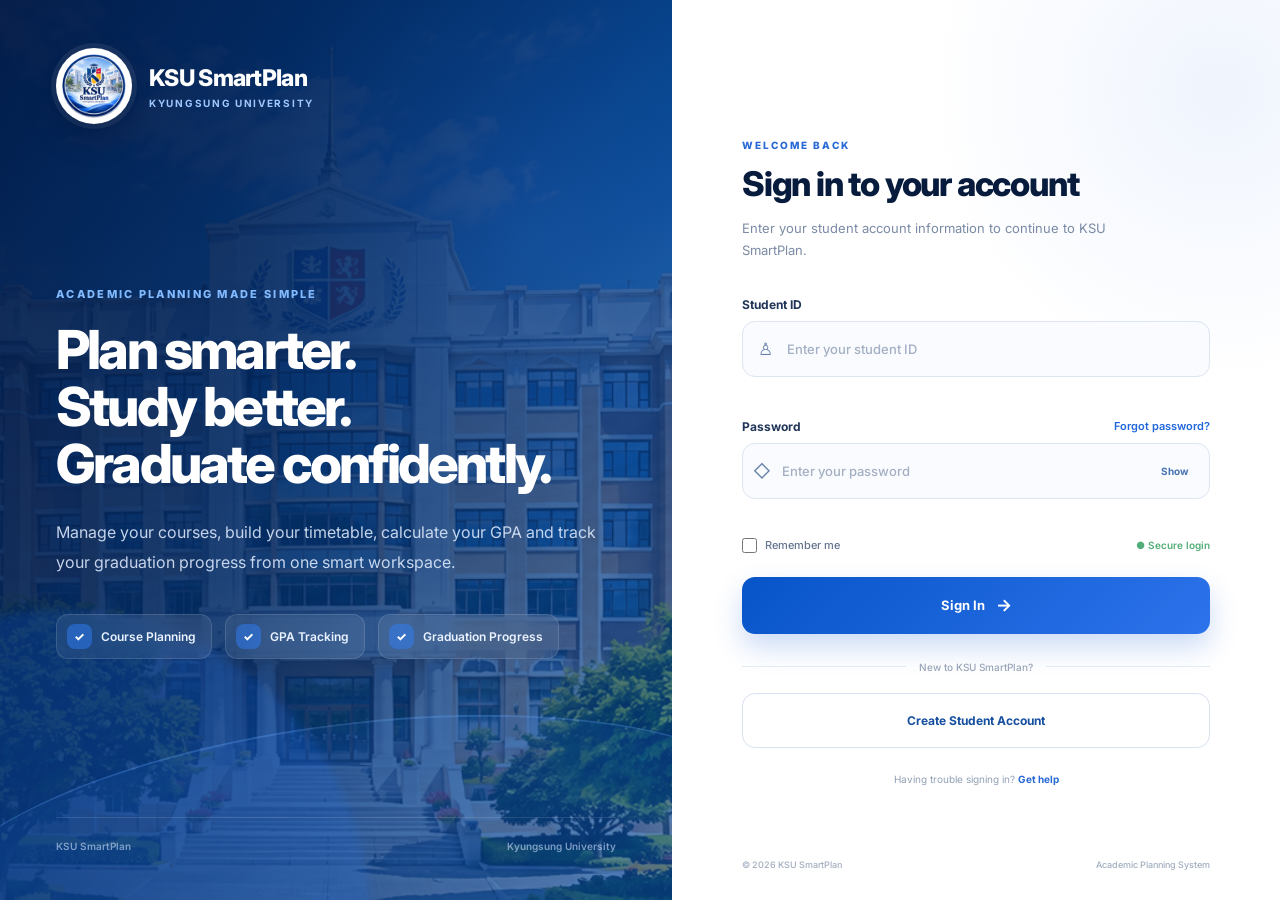
<file: Ksu smart plan/KSU-SmartPlan-Final - Copy/gpa-calculator.html>
﻿<!DOCTYPE html>
<html lang="en">

<head>
    <meta charset="UTF-8">
    <meta name="viewport" content="width=device-width, initial-scale=1.0">

    <title>Dashboard | KSU SmartPlan</title>

    <!-- Dashboard / Application CSS -->
    <link rel="stylesheet" href="css/app.css">

    <!-- Inter Font -->
    <link rel="preconnect" href="https://fonts.googleapis.com">
    <link rel="preconnect" href="https://fonts.gstatic.com" crossorigin>

    <link
        href="https://fonts.googleapis.com/css2?family=Inter:wght@400;500;600;700;800&display=swap"
        rel="stylesheet"
    >
</head>

<body>

<div class="app-layout">


    <!-- =====================================================
         FIXED COLLAPSIBLE SIDEBAR
    ====================================================== -->
    <aside class="sidebar" id="sidebar">

        <!-- SIDEBAR TOP -->
        <div class="sidebar-top">

            <!-- BRAND -->
            <a href="dashboard.html" class="sidebar-brand">

                <div class="sidebar-logo">
                    <img
                        src="assets/ksu-smartplan-logo.png"
                        alt="KSU SmartPlan"
                    >
                </div>

                <div class="sidebar-brand-text">
                    <h2>KSU SmartPlan</h2>
                    <p>KYUNGSUNG UNIVERSITY</p>
                </div>

            </a>


            <!-- NAVIGATION -->
            <nav class="sidebar-nav">

                <p class="nav-section-label">
                    MAIN MENU
                </p>


                <!-- DASHBOARD -->
                <a
                    href="dashboard.html"
                    class="nav-item active"
                    data-tooltip="Dashboard"
                >
                    <span class="nav-icon">

                        <svg
                            viewBox="0 0 24 24"
                            aria-hidden="true"
                        >
                            <path d="M3 3h7v7H3V3zm11 0h7v7h-7V3zM3 14h7v7H3v-7zm11 0h7v7h-7v-7z"/>
                        </svg>

                    </span>

                    <span class="nav-text">
                        Dashboard
                    </span>
                </a>


                <!-- COURSE FINDER -->
                <a
                    href="courses.html"
                    class="nav-item"
                    data-tooltip="Course Finder"
                >
                    <span class="nav-icon">

                        <svg
                            viewBox="0 0 24 24"
                            aria-hidden="true"
                        >
                            <path d="M4 4h16v3H4V4zm0 6h16v3H4v-3zm0 6h10v3H4v-3z"/>
                        </svg>

                    </span>

                    <span class="nav-text">
                        Course Finder
                    </span>
                </a>


                <!-- TIMETABLE -->
                <a
                    href="timetable.html"
                    class="nav-item"
                    data-tooltip="Timetable"
                >
                    <span class="nav-icon">

                        <svg
                            viewBox="0 0 24 24"
                            aria-hidden="true"
                        >
                            <path d="M7 2h2v2h6V2h2v2h3a2 2 0 0 1 2 2v14a2 2 0 0 1-2 2H4a2 2 0 0 1-2-2V6a2 2 0 0 1 2-2h3V2zm13 8H4v10h16V10z"/>
                        </svg>

                    </span>

                    <span class="nav-text">
                        Timetable
                    </span>
                </a>


                <!-- CREDIT TRACKER -->
                <a
                    href="credit-tracker.html"
                    class="nav-item"
                    data-tooltip="Credit Tracker"
                >
                    <span class="nav-icon">

                        <svg
                            viewBox="0 0 24 24"
                            aria-hidden="true"
                        >
                            <path d="M5 3h14a2 2 0 0 1 2 2v14a2 2 0 0 1-2 2H5a2 2 0 0 1-2-2V5a2 2 0 0 1 2-2zm2 4v10h2V7H7zm4 4v6h2v-6h-2zm4-3v9h2V8h-2z"/>
                        </svg>

                    </span>

                    <span class="nav-text">
                        Credit Tracker
                    </span>
                </a>


                <!-- GPA CALCULATOR -->
                <a
                    href="gpa-calculator.html"
                    class="nav-item"
                    data-tooltip="GPA Calculator"
                >
                    <span class="nav-icon">

                        <svg
                            viewBox="0 0 24 24"
                            aria-hidden="true"
                        >
                            <path d="M5 2h14a2 2 0 0 1 2 2v16a2 2 0 0 1-2 2H5a2 2 0 0 1-2-2V4a2 2 0 0 1 2-2zm2 4v3h10V6H7zm0 6v2h2v-2H7zm4 0v2h2v-2h-2zm4 0v2h2v-2h-2zm-8 4v2h2v-2H7zm4 0v2h2v-2h-2zm4 0v2h2v-2h-2z"/>
                        </svg>

                    </span>

                    <span class="nav-text">
                        GPA Calculator
                    </span>
                </a>


                <p class="nav-section-label second-label">
                    ACCOUNT
                </p>


                <!-- PROFILE -->
                <a
                    href="profile.html"
                    class="nav-item"
                    data-tooltip="Profile"
                >
                    <span class="nav-icon">

                        <svg
                            viewBox="0 0 24 24"
                            aria-hidden="true"
                        >
                            <path d="M12 12a5 5 0 1 0 0-10 5 5 0 0 0 0 10zm0 2c-5 0-9 2.5-9 5.5V22h18v-2.5C21 16.5 17 14 12 14z"/>
                        </svg>

                    </span>

                    <span class="nav-text">
                        Profile
                    </span>
                </a>


                <!-- SETTINGS -->
                <a
                    href="settings.html"
                    class="nav-item"
                    data-tooltip="Settings"
                >
                    <span class="nav-icon">

                        <svg
                            viewBox="0 0 24 24"
                            aria-hidden="true"
                        >
                            <path d="M19.4 13a7.8 7.8 0 0 0 .1-1 7.8 7.8 0 0 0-.1-1l2.1-1.6-2-3.4-2.5 1a8 8 0 0 0-1.7-1L15 3.3h-4L10.6 6a8 8 0 0 0-1.7 1l-2.5-1-2 3.4L6.5 11a7.8 7.8 0 0 0-.1 1 7.8 7.8 0 0 0 .1 1l-2.1 1.6 2 3.4 2.5-1a8 8 0 0 0 1.7 1l.4 2.7h4l.4-2.7a8 8 0 0 0 1.7-1l2.5 1 2-3.4L19.4 13zM13 15.5A3.5 3.5 0 1 1 13 8a3.5 3.5 0 0 1 0 7.5z"/>
                        </svg>

                    </span>

                    <span class="nav-text">
                        Settings
                    </span>
                </a>

            </nav>

        </div>


        <!-- SIDEBAR BOTTOM / USER -->
        <div class="sidebar-bottom">

            <div class="sidebar-divider"></div>

            <div class="sidebar-user">

                <div class="user-avatar" id="sidebarAvatar">
                    S
                </div>

                <div class="user-info">

                    <strong id="sidebarUserName">
                        Student
                    </strong>

                    <span id="sidebarUserDepartment">
                        KSU Student
                    </span>

                </div>

                <button
                    type="button"
                    class="logout-button"
                    id="logoutButton"
                    aria-label="Sign out"
                    title="Sign out"
                >
                    â†ª
                </button>

            </div>

        </div>

    </aside>



    <!-- =====================================================
         MAIN APPLICATION AREA
    ====================================================== -->
    <main class="main-content">


        <!-- =================================================
             TOP HEADER
        ================================================== -->
        <header class="topbar">

            <div class="topbar-title">

                <span class="page-label">
                    OVERVIEW
                </span>

                <h1>GPA Calculator</h1>

            </div>


            <div class="topbar-actions">

                <div class="semester-chip">
                    <span class="semester-dot"></span>

                    <span id="currentSemester">
                        Current Semester
                    </span>
                </div>


                <a
                    href="profile.html"
                    class="top-profile"
                >

                    <div class="top-profile-avatar" id="topAvatar">
                        S
                    </div>

                    <div class="top-profile-info">

                        <strong id="topUserName">
                            Student
                        </strong>

                        <span id="topStudentId">
                            Student ID
                        </span>

                    </div>

                </a>

            </div>

        </header>



        <!-- =================================================
             DASHBOARD CONTENT
        ================================================== -->
        <div class="dashboard-content gpa-page">

    <!-- =====================================================
         GPA PAGE HERO
    ====================================================== -->

    <section class="gpa-hero">

        <div>

            <span class="hero-label">
                ACADEMIC PLANNING
            </span>

            <h2>
                GPA Calculator
            </h2>

            <p>
                Add your subjects, credits and grades to calculate
                your semester GPA.
            </p>

        </div>

        <div class="gpa-scale-chip">
            KSU 4.5 Scale
        </div>

    </section>


    <!-- =====================================================
         SUMMARY
    ====================================================== -->

    <section class="gpa-summary-grid">

        <article class="gpa-summary-card">

            <span>
                SUBJECTS
            </span>

            <strong id="gpaSubjectCount">
                0
            </strong>

            <p>
                courses entered
            </p>

        </article>


        <article class="gpa-summary-card">

            <span>
                TOTAL CREDITS
            </span>

            <strong id="gpaTotalCredits">
                0
            </strong>

            <p>
                semester credits
            </p>

        </article>


        <article class="gpa-summary-card gpa-result-summary">

            <span>
                CALCULATED GPA
            </span>

            <strong id="gpaResult">
                0.00
            </strong>

            <p>
                out of 4.50
            </p>

        </article>

    </section>


    <!-- =====================================================
         CALCULATOR
    ====================================================== -->

    <section class="gpa-calculator-card">

        <div class="gpa-card-header">

            <div>

                <span class="card-eyebrow">
                    SEMESTER COURSES
                </span>

                <h3>
                    Enter Your Subjects
                </h3>

                <p>
                    Add each subject one by one. You can change
                    the credit or grade at any time.
                </p>

            </div>


            <button
                type="button"
                id="addGpaSubject"
                class="gpa-add-subject"
            >
                <span>+</span>
                Add Subject
            </button>

        </div>


        <!-- COLUMN LABELS -->

        <div class="gpa-table-head">

            <span>
                Subject Name
            </span>

            <span>
                Credit
            </span>

            <span>
                Grade
            </span>

            <span>
                Points
            </span>

            <span></span>

        </div>


        <!-- SUBJECT ROWS -->

        <div
            id="gpaSubjectRows"
            class="gpa-subject-rows"
        ></div>


        <!-- EMPTY STATE -->

        <div
            id="gpaEmptyState"
            class="gpa-empty-state"
        >

            <div class="gpa-empty-icon">
                +
            </div>

            <strong>
                No subjects added yet
            </strong>

            <p>
                Click Add Subject to start calculating your GPA.
            </p>

        </div>


        <!-- ACTIONS -->

        <div class="gpa-actions">

            <button
                type="button"
                id="resetGpa"
                class="gpa-reset-button"
            >
                Reset
            </button>


            <button
                type="button"
                id="calculateGpa"
                class="gpa-calculate-button"
            >
                Calculate GPA
            </button>

        </div>

    </section>


    <!-- =====================================================
         GPA RESULT
    ====================================================== -->

    <section
        id="gpaResultPanel"
        class="gpa-result-panel"
    >

        <div class="gpa-result-main">

            <span>
                YOUR SEMESTER GPA
            </span>

            <div class="gpa-big-result">

                <strong id="gpaLargeResult">
                    0.00
                </strong>

                <small>
                    / 4.50
                </small>

            </div>

            <p id="gpaResultMessage">
                Add your courses and calculate your GPA.
            </p>

        </div>


        <div class="gpa-result-details">

            <div>

                <span>
                    Total Subjects
                </span>

                <strong id="gpaResultSubjects">
                    0
                </strong>

            </div>


            <div>

                <span>
                    Total Credits
                </span>

                <strong id="gpaResultCredits">
                    0
                </strong>

            </div>


            <div>

                <span>
                    Total Grade Points
                </span>

                <strong id="gpaTotalPoints">
                    0.00
                </strong>

            </div>

        </div>

    </section>


    <!-- =====================================================
         GRADE SCALE
    ====================================================== -->

    <section class="gpa-scale-card">

        <div class="gpa-scale-header">

            <div>

                <span class="card-eyebrow">
                    REFERENCE
                </span>

                <h3>
                    Grade Point Scale
                </h3>

            </div>

            <p>
                GPA = Total (Credit × Grade Point) ÷ Total Credits
            </p>

        </div>


        <div class="gpa-grade-scale">

            <div>
                <strong>A+</strong>
                <span>4.5</span>
            </div>

            <div>
                <strong>A</strong>
                <span>4.0</span>
            </div>

            <div>
                <strong>B+</strong>
                <span>3.5</span>
            </div>

            <div>
                <strong>B</strong>
                <span>3.0</span>
            </div>

            <div>
                <strong>C+</strong>
                <span>2.5</span>
            </div>

            <div>
                <strong>C</strong>
                <span>2.0</span>
            </div>

            <div>
                <strong>D+</strong>
                <span>1.5</span>
            </div>

            <div>
                <strong>D</strong>
                <span>1.0</span>
            </div>

            <div>
                <strong>F</strong>
                <span>0.0</span>
            </div>

        </div>

    </section>

</div>
</main>

</div>

<script src="js/courses-data.js"></script>
<script src="js/app.js"></script>
<script src="js/gpa-calculator.js"></script>

</body>
</html>
</file>
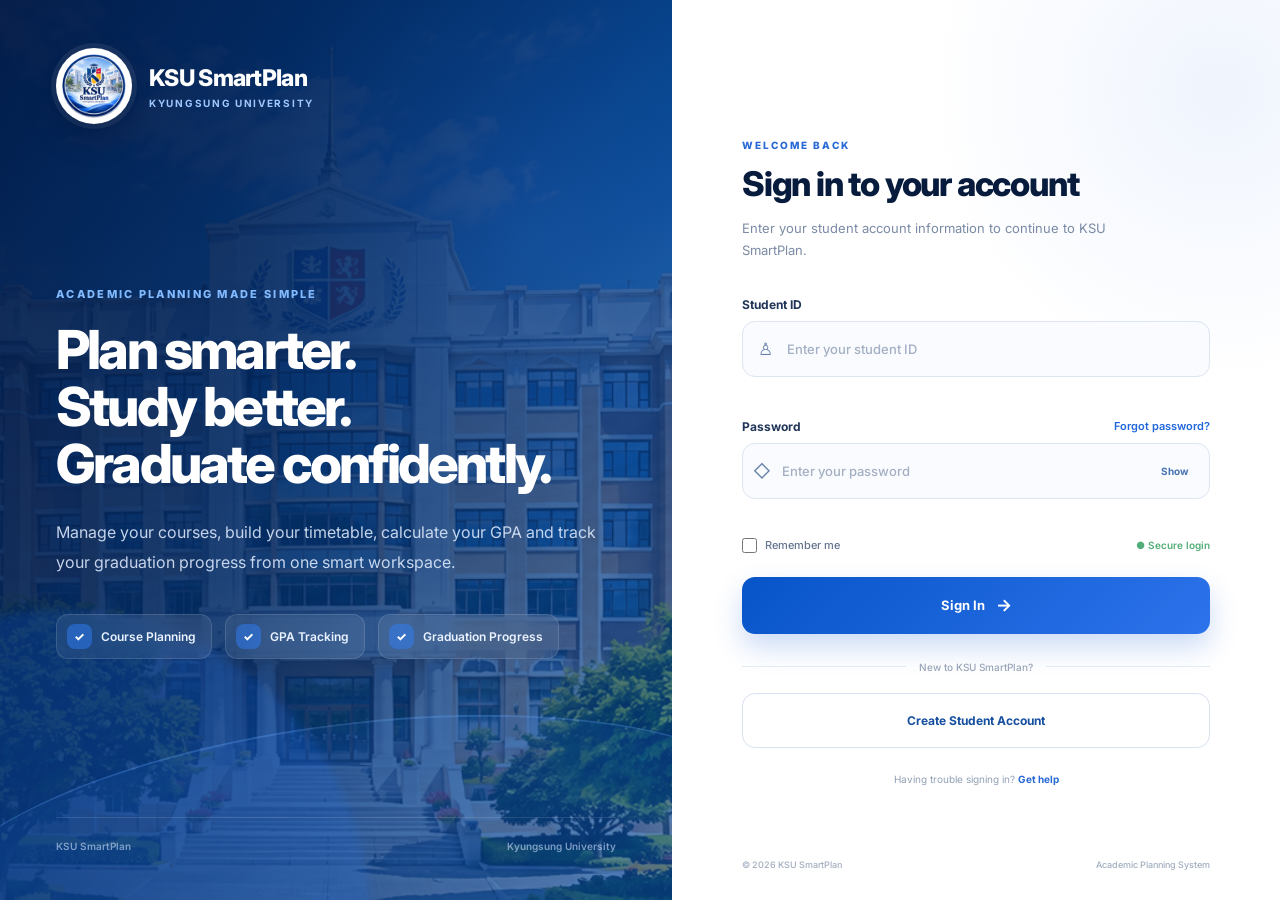
<file: Ksu smart plan/KSU-SmartPlan-Final - Copy/profile-BACKUP.html>
﻿<!DOCTYPE html>
<html lang="en">

<head>
    <meta charset="UTF-8">
    <meta name="viewport" content="width=device-width, initial-scale=1.0">

    <title>Dashboard | KSU SmartPlan</title>

    <!-- Dashboard / Application CSS -->
    <link rel="stylesheet" href="css/app.css">

    <!-- Inter Font -->
    <link rel="preconnect" href="https://fonts.googleapis.com">
    <link rel="preconnect" href="https://fonts.gstatic.com" crossorigin>

    <link
        href="https://fonts.googleapis.com/css2?family=Inter:wght@400;500;600;700;800&display=swap"
        rel="stylesheet"
    >
</head>

<body>

<div class="app-layout">


    <!-- =====================================================
         FIXED COLLAPSIBLE SIDEBAR
    ====================================================== -->
    <aside class="sidebar" id="sidebar">

        <!-- SIDEBAR TOP -->
        <div class="sidebar-top">

            <!-- BRAND -->
            <a href="dashboard.html" class="sidebar-brand">

                <div class="sidebar-logo">
                    <img
                        src="assets/ksu-smartplan-logo.png"
                        alt="KSU SmartPlan"
                    >
                </div>

                <div class="sidebar-brand-text">
                    <h2>KSU SmartPlan</h2>
                    <p>KYUNGSUNG UNIVERSITY</p>
                </div>

            </a>


            <!-- NAVIGATION -->
            <nav class="sidebar-nav">

                <p class="nav-section-label">
                    MAIN MENU
                </p>


                <!-- DASHBOARD -->
                <a
                    href="dashboard.html"
                    class="nav-item active"
                    data-tooltip="Dashboard"
                >
                    <span class="nav-icon">

                        <svg
                            viewBox="0 0 24 24"
                            aria-hidden="true"
                        >
                            <path d="M3 3h7v7H3V3zm11 0h7v7h-7V3zM3 14h7v7H3v-7zm11 0h7v7h-7v-7z"/>
                        </svg>

                    </span>

                    <span class="nav-text">
                        Dashboard
                    </span>
                </a>


                <!-- COURSE FINDER -->
                <a
                    href="courses.html"
                    class="nav-item"
                    data-tooltip="Course Finder"
                >
                    <span class="nav-icon">

                        <svg
                            viewBox="0 0 24 24"
                            aria-hidden="true"
                        >
                            <path d="M4 4h16v3H4V4zm0 6h16v3H4v-3zm0 6h10v3H4v-3z"/>
                        </svg>

                    </span>

                    <span class="nav-text">
                        Course Finder
                    </span>
                </a>


                <!-- TIMETABLE -->
                <a
                    href="timetable.html"
                    class="nav-item"
                    data-tooltip="Timetable"
                >
                    <span class="nav-icon">

                        <svg
                            viewBox="0 0 24 24"
                            aria-hidden="true"
                        >
                            <path d="M7 2h2v2h6V2h2v2h3a2 2 0 0 1 2 2v14a2 2 0 0 1-2 2H4a2 2 0 0 1-2-2V6a2 2 0 0 1 2-2h3V2zm13 8H4v10h16V10z"/>
                        </svg>

                    </span>

                    <span class="nav-text">
                        Timetable
                    </span>
                </a>


                <!-- CREDIT TRACKER -->
                <a
                    href="credit-tracker.html"
                    class="nav-item"
                    data-tooltip="Credit Tracker"
                >
                    <span class="nav-icon">

                        <svg
                            viewBox="0 0 24 24"
                            aria-hidden="true"
                        >
                            <path d="M5 3h14a2 2 0 0 1 2 2v14a2 2 0 0 1-2 2H5a2 2 0 0 1-2-2V5a2 2 0 0 1 2-2zm2 4v10h2V7H7zm4 4v6h2v-6h-2zm4-3v9h2V8h-2z"/>
                        </svg>

                    </span>

                    <span class="nav-text">
                        Credit Tracker
                    </span>
                </a>


                <!-- GPA CALCULATOR -->
                <a
                    href="gpa-calculator.html"
                    class="nav-item"
                    data-tooltip="GPA Calculator"
                >
                    <span class="nav-icon">

                        <svg
                            viewBox="0 0 24 24"
                            aria-hidden="true"
                        >
                            <path d="M5 2h14a2 2 0 0 1 2 2v16a2 2 0 0 1-2 2H5a2 2 0 0 1-2-2V4a2 2 0 0 1 2-2zm2 4v3h10V6H7zm0 6v2h2v-2H7zm4 0v2h2v-2h-2zm4 0v2h2v-2h-2zm-8 4v2h2v-2H7zm4 0v2h2v-2h-2zm4 0v2h2v-2h-2z"/>
                        </svg>

                    </span>

                    <span class="nav-text">
                        GPA Calculator
                    </span>
                </a>


                <p class="nav-section-label second-label">
                    ACCOUNT
                </p>


                <!-- PROFILE -->
                <a
                    href="profile.html"
                    class="nav-item"
                    data-tooltip="Profile"
                >
                    <span class="nav-icon">

                        <svg
                            viewBox="0 0 24 24"
                            aria-hidden="true"
                        >
                            <path d="M12 12a5 5 0 1 0 0-10 5 5 0 0 0 0 10zm0 2c-5 0-9 2.5-9 5.5V22h18v-2.5C21 16.5 17 14 12 14z"/>
                        </svg>

                    </span>

                    <span class="nav-text">
                        Profile
                    </span>
                </a>


                <!-- SETTINGS -->
                <a
                    href="settings.html"
                    class="nav-item"
                    data-tooltip="Settings"
                >
                    <span class="nav-icon">

                        <svg
                            viewBox="0 0 24 24"
                            aria-hidden="true"
                        >
                            <path d="M19.4 13a7.8 7.8 0 0 0 .1-1 7.8 7.8 0 0 0-.1-1l2.1-1.6-2-3.4-2.5 1a8 8 0 0 0-1.7-1L15 3.3h-4L10.6 6a8 8 0 0 0-1.7 1l-2.5-1-2 3.4L6.5 11a7.8 7.8 0 0 0-.1 1 7.8 7.8 0 0 0 .1 1l-2.1 1.6 2 3.4 2.5-1a8 8 0 0 0 1.7 1l.4 2.7h4l.4-2.7a8 8 0 0 0 1.7-1l2.5 1 2-3.4L19.4 13zM13 15.5A3.5 3.5 0 1 1 13 8a3.5 3.5 0 0 1 0 7.5z"/>
                        </svg>

                    </span>

                    <span class="nav-text">
                        Settings
                    </span>
                </a>

            </nav>

        </div>


        <!-- SIDEBAR BOTTOM / USER -->
        <div class="sidebar-bottom">

            <div class="sidebar-divider"></div>

            <div class="sidebar-user">

                <div class="user-avatar" id="sidebarAvatar">
                    S
                </div>

                <div class="user-info">

                    <strong id="sidebarUserName">
                        Student
                    </strong>

                    <span id="sidebarUserDepartment">
                        KSU Student
                    </span>

                </div>

                <button
                    type="button"
                    class="logout-button"
                    id="logoutButton"
                    aria-label="Sign out"
                    title="Sign out"
                >
                    â†ª
                </button>

            </div>

        </div>

    </aside>



    <!-- =====================================================
         MAIN APPLICATION AREA
    ====================================================== -->
    <main class="main-content">


        <!-- =================================================
             TOP HEADER
        ================================================== -->
        <header class="topbar">

            <div class="topbar-title">

                <span class="page-label">
                    OVERVIEW
                </span>

                <h1>Dashboard</h1>

            </div>


            <div class="topbar-actions">

                <div class="semester-chip">
                    <span class="semester-dot"></span>

                    <span id="currentSemester">
                        Current Semester
                    </span>
                </div>


                <a
                    href="profile.html"
                    class="top-profile"
                >

                    <div class="top-profile-avatar" id="topAvatar">
                        S
                    </div>

                    <div class="top-profile-info">

                        <strong id="topUserName">
                            Student
                        </strong>

                        <span id="topStudentId">
                            Student ID
                        </span>

                    </div>

                </a>

            </div>

        </header>



        <!-- =================================================
             DASHBOARD CONTENT
        ================================================== -->
        <div class="dashboard-content">


            <!-- WELCOME / HERO -->
            <section class="dashboard-hero">

                <div class="hero-copy">

                    <span class="hero-label">
                        KSU SMARTPLAN
                    </span>

                    <h2>
                        Welcome back,
                        <span id="welcomeName">Student</span>.
                    </h2>

                    <p>
                        Keep your academic plan organized and stay
                        on track toward graduation.
                    </p>


                    <div class="hero-actions">

                        <a
                            href="courses.html"
                            class="primary-action"
                        >
                            Find Courses
                            <span>â†’</span>
                        </a>

                        <a
                            href="timetable.html"
                            class="secondary-action"
                        >
                            View Timetable
                        </a>

                    </div>

                </div>


                <div class="hero-visual">

                    <div class="hero-logo-ring">

                        <img
                            src="assets/ksu-smartplan-logo.png"
                            alt="KSU SmartPlan"
                        >

                    </div>

                </div>

            </section>



            <!-- =================================================
                 QUICK STATS
            ================================================== -->
            <section class="stats-grid">


                <!-- GPA -->
                <article class="stat-card">

                    <div class="stat-card-top">

                        <div class="stat-icon stat-icon-blue">
                            GPA
                        </div>

                        <span class="stat-status">
                            Current
                        </span>

                    </div>

                    <p class="stat-label">
                        Current GPA
                    </p>

                    <div class="stat-value-row">

                        <strong id="dashboardGpa">
                            0.00
                        </strong>

                        <span>/ 4.5</span>

                    </div>

                    <a href="gpa-calculator.html" class="stat-link">
                        Calculate GPA â†’
                    </a>

                </article>



                <!-- COMPLETED CREDITS -->
                <article class="stat-card">

                    <div class="stat-card-top">

                        <div class="stat-icon">
                            CR
                        </div>

                        <span class="stat-status">
                            Completed
                        </span>

                    </div>

                    <p class="stat-label">
                        Completed Credits
                    </p>

                    <div class="stat-value-row">

                        <strong id="completedCredits">
                            0
                        </strong>

                        <span>credits</span>

                    </div>

                    <a href="credit-tracker.html" class="stat-link">
                        View Progress â†’
                    </a>

                </article>



                <!-- REMAINING CREDITS -->
                <article class="stat-card">

                    <div class="stat-card-top">

                        <div class="stat-icon">
                            RG
                        </div>

                        <span class="stat-status">
                            Graduation
                        </span>

                    </div>

                    <p class="stat-label">
                        Remaining Credits
                    </p>

                    <div class="stat-value-row">

                        <strong id="remainingCredits">
                            130
                        </strong>

                        <span>credits</span>

                    </div>

                    <a href="credit-tracker.html" class="stat-link">
                        Credit Tracker â†’
                    </a>

                </article>



                <!-- PLANNED COURSES -->
                <article class="stat-card">

                    <div class="stat-card-top">

                        <div class="stat-icon">
                            CS
                        </div>

                        <span class="stat-status">
                            Planned
                        </span>

                    </div>

                    <p class="stat-label">
                        Planned Courses
                    </p>

                    <div class="stat-value-row">

                        <strong id="plannedCourseCount">
                            0
                        </strong>

                        <span>courses</span>

                    </div>

                    <a href="courses.html" class="stat-link">
                        Find Courses â†’
                    </a>

                </article>

            </section>



            <!-- =================================================
                 MAIN DASHBOARD GRID
            ================================================== -->
            <section class="dashboard-grid">


                <!-- ACADEMIC PROGRESS -->
                <article class="dashboard-card progress-card">

                    <div class="card-heading">

                        <div>

                            <span class="card-eyebrow">
                                ACADEMIC PROGRESS
                            </span>

                            <h3>
                                Graduation Progress
                            </h3>

                        </div>

                        <a href="credit-tracker.html">
                            View details
                        </a>

                    </div>


                    <div class="progress-summary">

                        <div class="progress-circle">

                            <div class="progress-circle-inner">

                                <strong id="progressPercentage">
                                    0%
                                </strong>

                                <span>
                                    completed
                                </span>

                            </div>

                        </div>


                        <div class="progress-details">

                            <div class="progress-detail">

                                <span>
                                    Completed
                                </span>

                                <strong id="progressCompleted">
                                    0 credits
                                </strong>

                            </div>


                            <div class="progress-detail">

                                <span>
                                    Required
                                </span>

                                <strong>
                                    130 credits
                                </strong>

                            </div>


                            <div class="progress-detail">

                                <span>
                                    Remaining
                                </span>

                                <strong id="progressRemaining">
                                    130 credits
                                </strong>

                            </div>

                        </div>

                    </div>


                    <div class="progress-bar">

                        <div
                            class="progress-bar-fill"
                            id="graduationProgressBar"
                        ></div>

                    </div>

                </article>



                <!-- STUDENT PROFILE SUMMARY -->
                <article class="dashboard-card student-card">

                    <div class="card-heading">

                        <div>

                            <span class="card-eyebrow">
                                STUDENT PROFILE
                            </span>

                            <h3>
                                Academic Information
                            </h3>

                        </div>

                        <a href="profile.html">
                            Edit
                        </a>

                    </div>


                    <div class="student-summary">

                        <div class="summary-row">

                            <span>
                                Student ID
                            </span>

                            <strong id="summaryStudentId">
                                â€”
                            </strong>

                        </div>


                        <div class="summary-row">

                            <span>
                                Department
                            </span>

                            <strong id="summaryDepartment">
                                â€”
                            </strong>

                        </div>


                        <div class="summary-row">

                            <span>
                                Academic Year
                            </span>

                            <strong id="summaryAcademicYear">
                                â€”
                            </strong>

                        </div>


                        <div class="summary-row">

                            <span>
                                Semester
                            </span>

                            <strong id="summarySemester">
                                â€”
                            </strong>

                        </div>

                    </div>

                </article>



                <!-- QUICK ACTIONS -->
                <article class="dashboard-card quick-actions-card">

                    <div class="card-heading">

                        <div>

                            <span class="card-eyebrow">
                                QUICK ACCESS
                            </span>

                            <h3>
                                Academic Tools
                            </h3>

                        </div>

                    </div>


                    <div class="quick-actions">

                        <a
                            href="courses.html"
                            class="quick-action"
                        >

                            <div class="quick-action-icon">
                                01
                            </div>

                            <div>
                                <strong>
                                    Find Courses
                                </strong>

                                <span>
                                    Search by department and year
                                </span>
                            </div>

                            <b>â†’</b>

                        </a>


                        <a
                            href="timetable.html"
                            class="quick-action"
                        >

                            <div class="quick-action-icon">
                                02
                            </div>

                            <div>
                                <strong>
                                    Build Timetable
                                </strong>

                                <span>
                                    Organize your weekly schedule
                                </span>
                            </div>

                            <b>â†’</b>

                        </a>


                        <a
                            href="gpa-calculator.html"
                            class="quick-action"
                        >

                            <div class="quick-action-icon">
                                03
                            </div>

                            <div>
                                <strong>
                                    Calculate GPA
                                </strong>

                                <span>
                                    Check your academic performance
                                </span>
                            </div>

                            <b>â†’</b>

                        </a>

                    </div>

                </article>



                <!-- CURRENT PLAN -->
                <article class="dashboard-card plan-card">

                    <div class="card-heading">

                        <div>

                            <span class="card-eyebrow">
                                CURRENT PLAN
                            </span>

                            <h3>
                                This Semester
                            </h3>

                        </div>

                        <a href="timetable.html">
                            Open timetable
                        </a>

                    </div>


                    <div
                        class="empty-plan"
                        id="dashboardPlan"
                    >

                        <div class="empty-plan-icon">
                            +
                        </div>

                        <strong>
                            No courses planned yet
                        </strong>

                        <p>
                            Add courses from Course Finder to start
                            building your semester plan.
                        </p>

                        <a href="courses.html">
                            Browse Courses
                        </a>

                    </div>

                </article>

            </section>

        </div>

    </main>

</div>

<script src="js/courses-data.js"></script>
<script src="js/app.js"></script>

</body>
</html>
</file>
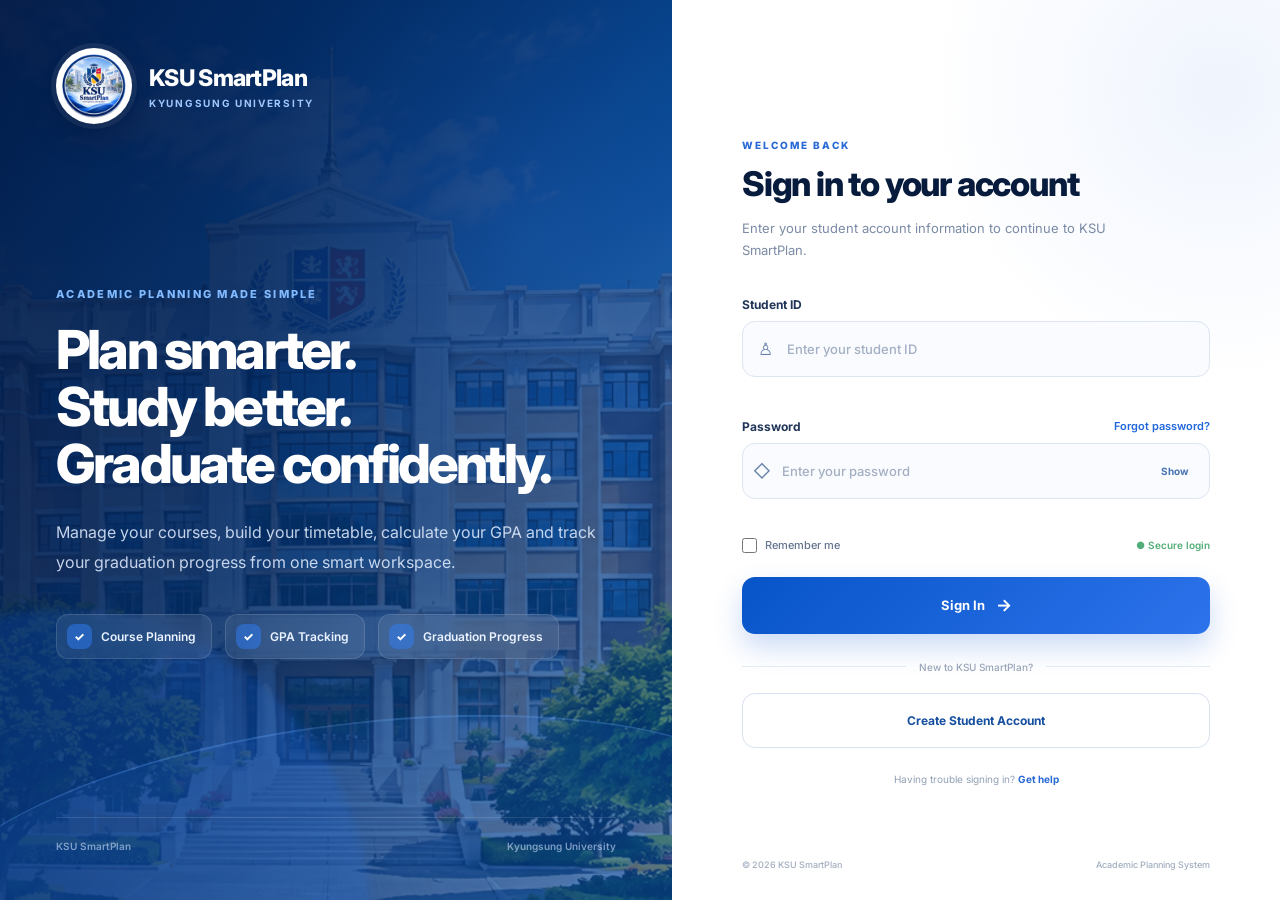
<file: Ksu smart plan/KSU-SmartPlan-Final - Copy/profile-before-photo.html>
﻿<!DOCTYPE html>
<html lang="en">

<head>
    <meta charset="UTF-8">
    <meta name="viewport" content="width=device-width, initial-scale=1.0">

    <title>Dashboard | KSU SmartPlan</title>

    <!-- Dashboard / Application CSS -->
    <link rel="stylesheet" href="css/app.css">

    <!-- Inter Font -->
    <link rel="preconnect" href="https://fonts.googleapis.com">
    <link rel="preconnect" href="https://fonts.gstatic.com" crossorigin>

    <link
        href="https://fonts.googleapis.com/css2?family=Inter:wght@400;500;600;700;800&display=swap"
        rel="stylesheet"
    >
</head>

<body>

<div class="app-layout">


    <!-- =====================================================
         FIXED COLLAPSIBLE SIDEBAR
    ====================================================== -->
    <aside class="sidebar" id="sidebar">

        <!-- SIDEBAR TOP -->
        <div class="sidebar-top">

            <!-- BRAND -->
            <a href="dashboard.html" class="sidebar-brand">

                <div class="sidebar-logo">
                    <img
                        src="assets/ksu-smartplan-logo.png"
                        alt="KSU SmartPlan"
                    >
                </div>

                <div class="sidebar-brand-text">
                    <h2>KSU SmartPlan</h2>
                    <p>KYUNGSUNG UNIVERSITY</p>
                </div>

            </a>


            <!-- NAVIGATION -->
            <nav class="sidebar-nav">

                <p class="nav-section-label">
                    MAIN MENU
                </p>


                <!-- DASHBOARD -->
                <a
                    href="dashboard.html"
                    class="nav-item active"
                    data-tooltip="Dashboard"
                >
                    <span class="nav-icon">

                        <svg
                            viewBox="0 0 24 24"
                            aria-hidden="true"
                        >
                            <path d="M3 3h7v7H3V3zm11 0h7v7h-7V3zM3 14h7v7H3v-7zm11 0h7v7h-7v-7z"/>
                        </svg>

                    </span>

                    <span class="nav-text">
                        Dashboard
                    </span>
                </a>


                <!-- COURSE FINDER -->
                <a
                    href="courses.html"
                    class="nav-item"
                    data-tooltip="Course Finder"
                >
                    <span class="nav-icon">

                        <svg
                            viewBox="0 0 24 24"
                            aria-hidden="true"
                        >
                            <path d="M4 4h16v3H4V4zm0 6h16v3H4v-3zm0 6h10v3H4v-3z"/>
                        </svg>

                    </span>

                    <span class="nav-text">
                        Course Finder
                    </span>
                </a>


                <!-- TIMETABLE -->
                <a
                    href="timetable.html"
                    class="nav-item"
                    data-tooltip="Timetable"
                >
                    <span class="nav-icon">

                        <svg
                            viewBox="0 0 24 24"
                            aria-hidden="true"
                        >
                            <path d="M7 2h2v2h6V2h2v2h3a2 2 0 0 1 2 2v14a2 2 0 0 1-2 2H4a2 2 0 0 1-2-2V6a2 2 0 0 1 2-2h3V2zm13 8H4v10h16V10z"/>
                        </svg>

                    </span>

                    <span class="nav-text">
                        Timetable
                    </span>
                </a>


                <!-- CREDIT TRACKER -->
                <a
                    href="credit-tracker.html"
                    class="nav-item"
                    data-tooltip="Credit Tracker"
                >
                    <span class="nav-icon">

                        <svg
                            viewBox="0 0 24 24"
                            aria-hidden="true"
                        >
                            <path d="M5 3h14a2 2 0 0 1 2 2v14a2 2 0 0 1-2 2H5a2 2 0 0 1-2-2V5a2 2 0 0 1 2-2zm2 4v10h2V7H7zm4 4v6h2v-6h-2zm4-3v9h2V8h-2z"/>
                        </svg>

                    </span>

                    <span class="nav-text">
                        Credit Tracker
                    </span>
                </a>


                <!-- GPA CALCULATOR -->
                <a
                    href="gpa-calculator.html"
                    class="nav-item"
                    data-tooltip="GPA Calculator"
                >
                    <span class="nav-icon">

                        <svg
                            viewBox="0 0 24 24"
                            aria-hidden="true"
                        >
                            <path d="M5 2h14a2 2 0 0 1 2 2v16a2 2 0 0 1-2 2H5a2 2 0 0 1-2-2V4a2 2 0 0 1 2-2zm2 4v3h10V6H7zm0 6v2h2v-2H7zm4 0v2h2v-2h-2zm4 0v2h2v-2h-2zm-8 4v2h2v-2H7zm4 0v2h2v-2h-2zm4 0v2h2v-2h-2z"/>
                        </svg>

                    </span>

                    <span class="nav-text">
                        GPA Calculator
                    </span>
                </a>


                <p class="nav-section-label second-label">
                    ACCOUNT
                </p>


                <!-- PROFILE -->
                <a
                    href="profile.html"
                    class="nav-item"
                    data-tooltip="Profile"
                >
                    <span class="nav-icon">

                        <svg
                            viewBox="0 0 24 24"
                            aria-hidden="true"
                        >
                            <path d="M12 12a5 5 0 1 0 0-10 5 5 0 0 0 0 10zm0 2c-5 0-9 2.5-9 5.5V22h18v-2.5C21 16.5 17 14 12 14z"/>
                        </svg>

                    </span>

                    <span class="nav-text">
                        Profile
                    </span>
                </a>


                <!-- SETTINGS -->
                <a
                    href="settings.html"
                    class="nav-item"
                    data-tooltip="Settings"
                >
                    <span class="nav-icon">

                        <svg
                            viewBox="0 0 24 24"
                            aria-hidden="true"
                        >
                            <path d="M19.4 13a7.8 7.8 0 0 0 .1-1 7.8 7.8 0 0 0-.1-1l2.1-1.6-2-3.4-2.5 1a8 8 0 0 0-1.7-1L15 3.3h-4L10.6 6a8 8 0 0 0-1.7 1l-2.5-1-2 3.4L6.5 11a7.8 7.8 0 0 0-.1 1 7.8 7.8 0 0 0 .1 1l-2.1 1.6 2 3.4 2.5-1a8 8 0 0 0 1.7 1l.4 2.7h4l.4-2.7a8 8 0 0 0 1.7-1l2.5 1 2-3.4L19.4 13zM13 15.5A3.5 3.5 0 1 1 13 8a3.5 3.5 0 0 1 0 7.5z"/>
                        </svg>

                    </span>

                    <span class="nav-text">
                        Settings
                    </span>
                </a>

            </nav>

        </div>


        <!-- SIDEBAR BOTTOM / USER -->
        <div class="sidebar-bottom">

            <div class="sidebar-divider"></div>

            <div class="sidebar-user">

                <div class="user-avatar" id="sidebarAvatar">
                    S
                </div>

                <div class="user-info">

                    <strong id="sidebarUserName">
                        Student
                    </strong>

                    <span id="sidebarUserDepartment">
                        KSU Student
                    </span>

                </div>

                <button
                    type="button"
                    class="logout-button"
                    id="logoutButton"
                    aria-label="Sign out"
                    title="Sign out"
                >
                    â†ª
                </button>

            </div>

        </div>

    </aside>



    <!-- =====================================================
         MAIN APPLICATION AREA
    ====================================================== -->
    <main class="main-content">


        <!-- =================================================
             TOP HEADER
        ================================================== -->
        <header class="topbar">

            <div class="topbar-title">

                <span class="page-label">
                    ACCOUNT
                </span>

                <h1>Profile</h1>

            </div>


            <div class="topbar-actions">

                <div class="semester-chip">
                    <span class="semester-dot"></span>

                    <span id="currentSemester">
                        Current Semester
                    </span>
                </div>


                <a
                    href="profile.html"
                    class="top-profile"
                >

                    <div class="top-profile-avatar" id="topAvatar">
                        S
                    </div>

                    <div class="top-profile-info">

                        <strong id="topUserName">
                            Student
                        </strong>

                        <span id="topStudentId">
                            Student ID
                        </span>

                    </div>

                </a>

            </div>

        </header>



        <!-- =================================================
             DASHBOARD CONTENT
        ================================================== -->
        <div class="dashboard-content profile-page">

    <!-- PROFILE HERO -->
    <section class="profile-hero">

        <div class="profile-identity">

            <div
                class="profile-large-avatar"
                id="profileAvatar"
            >
                S
            </div>

            <div>

                <span class="hero-label">
                    STUDENT PROFILE
                </span>

                <h2 id="profileDisplayName">
                    Student
                </h2>

                <p>
                    <span id="profileDisplayDepartment">
                        KSU Student
                    </span>

                    <span class="profile-separator">•</span>

                    <span id="profileDisplayStudentId">
                        Student ID
                    </span>
                </p>

            </div>

        </div>


        <button
            type="button"
            id="editProfileButton"
            class="profile-primary-button"
        >
            Edit Profile
        </button>

    </section>


    <!-- ACADEMIC SUMMARY -->
    <section class="profile-summary-grid">

        <article class="profile-summary-card">

            <span>
                COMPLETED CREDITS
            </span>

            <strong id="profileCompletedCredits">
                0
            </strong>

            <p>
                credits earned
            </p>

        </article>


        <article class="profile-summary-card">

            <span>
                REMAINING CREDITS
            </span>

            <strong id="profileRemainingCredits">
                130
            </strong>

            <p>
                credits remaining
            </p>

        </article>


        <article class="profile-summary-card">

            <span>
                GRADUATION TARGET
            </span>

            <strong>
                130
            </strong>

            <p>
                total credits
            </p>

        </article>


        <article class="profile-summary-card">

            <span>
                PROGRESS
            </span>

            <strong id="profileProgress">
                0%
            </strong>

            <p>
                toward graduation
            </p>

        </article>

    </section>


    <!-- PROFILE INFORMATION -->
    <section class="profile-card">

        <div class="profile-card-header">

            <div>

                <span class="card-eyebrow">
                    PERSONAL & ACADEMIC INFORMATION
                </span>

                <h3>
                    Profile Information
                </h3>

                <p>
                    Your information is used across KSU SmartPlan.
                </p>

            </div>

            <div
                class="profile-save-message"
                id="profileSaveMessage"
            ></div>

        </div>


        <form
            id="profileForm"
            class="profile-form"
        >

            <div class="profile-form-grid">


                <!-- FULL NAME -->
                <div class="profile-field">

                    <label for="profileFullName">
                        Full Name
                    </label>

                    <input
                        type="text"
                        id="profileFullName"
                        disabled
                    >

                </div>


                <!-- STUDENT ID -->
                <div class="profile-field">

                    <label for="profileStudentId">
                        Student ID
                    </label>

                    <input
                        type="text"
                        id="profileStudentId"
                        disabled
                    >

                    <small>
                        Student ID is your account identifier.
                    </small>

                </div>


                <!-- DEPARTMENT -->
                <div class="profile-field">

                    <label for="profileDepartment">
                        Home Department
                    </label>

                    <select
                        id="profileDepartment"
                        disabled
                    >

                        <option value="">
                            Select Department
                        </option>

                        <option value="Global IT Engineering">
                            Global IT Engineering
                        </option>

                        <option value="Global Business Administration">
                            Global Business Administration
                        </option>

                        <option value="Global Hospitality Management">
                            Global Hospitality Management
                        </option>

                        <option value="Global Korean Studies">
                            Global Korean Studies
                        </option>

                    </select>

                </div>


                <!-- MAJOR -->
                <div class="profile-field">

                    <label for="profileMajor">
                        Major
                    </label>

                    <input
                        type="text"
                        id="profileMajor"
                        placeholder="Enter your major"
                        disabled
                    >

                </div>


                <!-- YEAR -->
                <div class="profile-field">

                    <label for="profileAcademicYear">
                        Current Year
                    </label>

                    <select
                        id="profileAcademicYear"
                        disabled
                    >

                        <option value="">
                            Select Year
                        </option>

                        <option value="1st Year">
                            1st Year
                        </option>

                        <option value="2nd Year">
                            2nd Year
                        </option>

                        <option value="3rd Year">
                            3rd Year
                        </option>

                        <option value="4th Year">
                            4th Year
                        </option>

                    </select>

                </div>


                <!-- SEMESTER -->
                <div class="profile-field">

                    <label for="profileSemester">
                        Semester
                    </label>

                    <select
                        id="profileSemester"
                        disabled
                    >

                        <option value="">
                            Select Semester
                        </option>

                        <option value="1st Semester">
                            1st Semester
                        </option>

                        <option value="2nd Semester">
                            2nd Semester
                        </option>

                    </select>

                </div>


                <!-- EMAIL -->
                <div class="profile-field">

                    <label for="profileEmail">
                        Email
                    </label>

                    <input
                        type="email"
                        id="profileEmail"
                        placeholder="student@example.com"
                        disabled
                    >

                </div>


                <!-- COMPLETED CREDITS -->
                <div class="profile-field">

                    <label for="profileCreditsField">
                        Completed Credits
                    </label>

                    <input
                        type="number"
                        id="profileCreditsField"
                        min="0"
                        max="130"
                        disabled
                    >

                    <small>
                        Credit Tracker may also update this value.
                    </small>

                </div>

            </div>


            <!-- ACTIONS -->
            <div
                class="profile-form-actions"
                id="profileFormActions"
                hidden
            >

                <button
                    type="button"
                    id="cancelProfileButton"
                    class="profile-secondary-button"
                >
                    Cancel
                </button>

                <button
                    type="submit"
                    class="profile-primary-button"
                >
                    Save Changes
                </button>

            </div>

        </form>

    </section>


    <!-- ACADEMIC DETAILS -->
    <section class="profile-bottom-grid">

        <article class="profile-card">

            <span class="card-eyebrow">
                ACADEMIC STATUS
            </span>

            <h3>
                Current Study Information
            </h3>

            <div class="profile-detail-list">

                <div>
                    <span>Department</span>
                    <strong id="profileDetailDepartment">—</strong>
                </div>

                <div>
                    <span>Major</span>
                    <strong id="profileDetailMajor">—</strong>
                </div>

                <div>
                    <span>Academic Year</span>
                    <strong id="profileDetailYear">—</strong>
                </div>

                <div>
                    <span>Semester</span>
                    <strong id="profileDetailSemester">—</strong>
                </div>

            </div>

        </article>


        <article class="profile-card">

            <span class="card-eyebrow">
                GRADUATION PROGRESS
            </span>

            <h3>
                Credit Progress
            </h3>

            <div class="profile-progress-track">
                <div
                    id="profileProgressBar"
                    class="profile-progress-fill"
                ></div>
            </div>

            <div class="profile-progress-numbers">

                <span>
                    <strong id="profileProgressCompleted">
                        0
                    </strong>
                    completed
                </span>

                <span>
                    <strong id="profileProgressRemaining">
                        130
                    </strong>
                    remaining
                </span>

            </div>

            <a
                href="credit-tracker.html"
                class="profile-credit-link"
            >
                Open Credit Tracker
            </a>

        </article>

    </section>

</div>
</main>

</div>

<script src="js/courses-data.js"></script>
<script src="js/app.js"></script>
<script src="js/profile.js"></script>

</body>
</html>
</file>
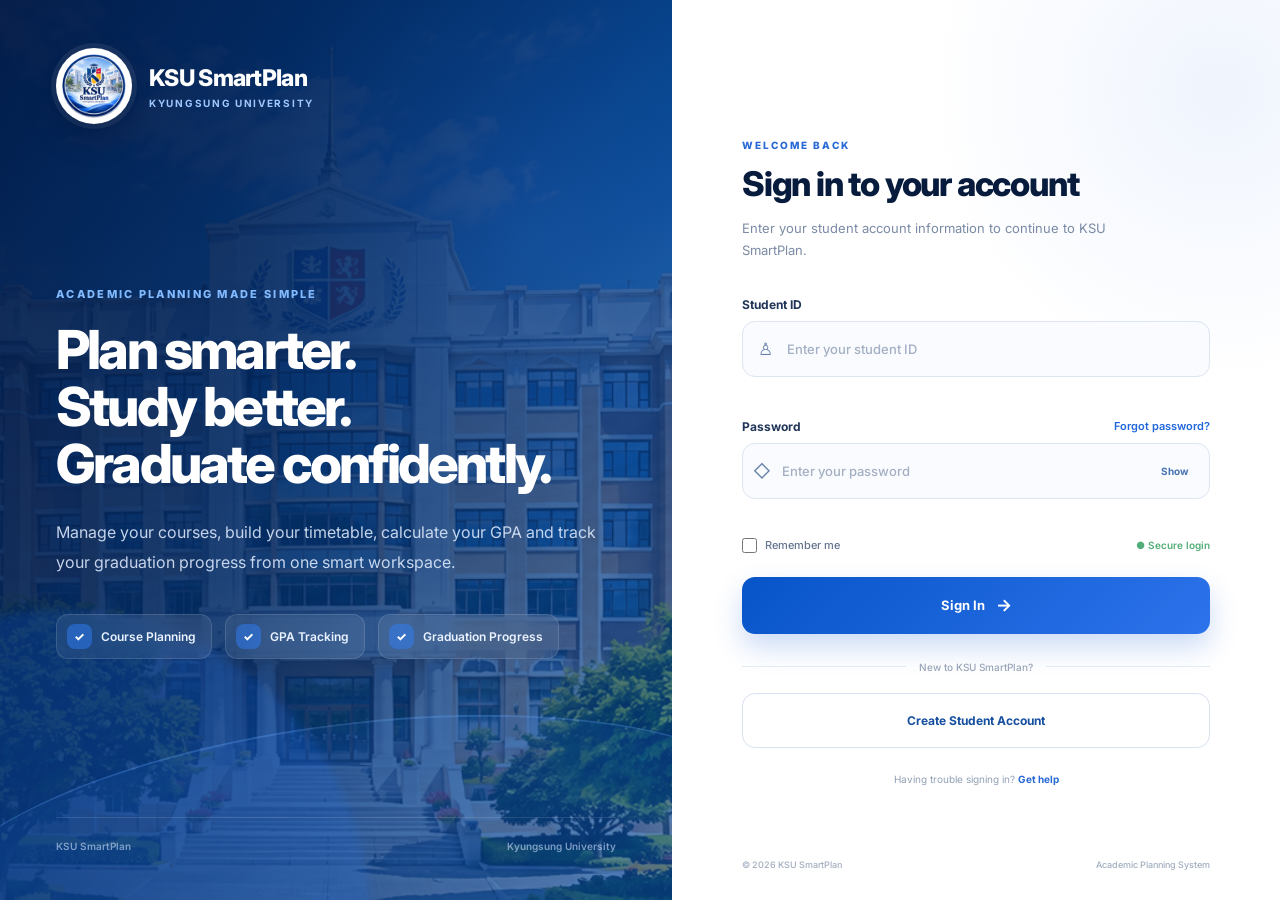
<file: Ksu smart plan/KSU-SmartPlan-Final - Copy/profile.html>
﻿<!DOCTYPE html>
<html lang="en">

<head>
    <meta charset="UTF-8">
    <meta name="viewport" content="width=device-width, initial-scale=1.0">

    <title>Dashboard | KSU SmartPlan</title>

    <!-- Dashboard / Application CSS -->
    <link rel="stylesheet" href="css/app.css">

    <!-- Inter Font -->
    <link rel="preconnect" href="https://fonts.googleapis.com">
    <link rel="preconnect" href="https://fonts.gstatic.com" crossorigin>

    <link
        href="https://fonts.googleapis.com/css2?family=Inter:wght@400;500;600;700;800&display=swap"
        rel="stylesheet"
    >
</head>

<body>

<div class="app-layout">


    <!-- =====================================================
         FIXED COLLAPSIBLE SIDEBAR
    ====================================================== -->
    <aside class="sidebar" id="sidebar">

        <!-- SIDEBAR TOP -->
        <div class="sidebar-top">

            <!-- BRAND -->
            <a href="dashboard.html" class="sidebar-brand">

                <div class="sidebar-logo">
                    <img
                        src="assets/ksu-smartplan-logo.png"
                        alt="KSU SmartPlan"
                    >
                </div>

                <div class="sidebar-brand-text">
                    <h2>KSU SmartPlan</h2>
                    <p>KYUNGSUNG UNIVERSITY</p>
                </div>

            </a>


            <!-- NAVIGATION -->
            <nav class="sidebar-nav">

                <p class="nav-section-label">
                    MAIN MENU
                </p>


                <!-- DASHBOARD -->
                <a
                    href="dashboard.html"
                    class="nav-item active"
                    data-tooltip="Dashboard"
                >
                    <span class="nav-icon">

                        <svg
                            viewBox="0 0 24 24"
                            aria-hidden="true"
                        >
                            <path d="M3 3h7v7H3V3zm11 0h7v7h-7V3zM3 14h7v7H3v-7zm11 0h7v7h-7v-7z"/>
                        </svg>

                    </span>

                    <span class="nav-text">
                        Dashboard
                    </span>
                </a>


                <!-- COURSE FINDER -->
                <a
                    href="courses.html"
                    class="nav-item"
                    data-tooltip="Course Finder"
                >
                    <span class="nav-icon">

                        <svg
                            viewBox="0 0 24 24"
                            aria-hidden="true"
                        >
                            <path d="M4 4h16v3H4V4zm0 6h16v3H4v-3zm0 6h10v3H4v-3z"/>
                        </svg>

                    </span>

                    <span class="nav-text">
                        Course Finder
                    </span>
                </a>


                <!-- TIMETABLE -->
                <a
                    href="timetable.html"
                    class="nav-item"
                    data-tooltip="Timetable"
                >
                    <span class="nav-icon">

                        <svg
                            viewBox="0 0 24 24"
                            aria-hidden="true"
                        >
                            <path d="M7 2h2v2h6V2h2v2h3a2 2 0 0 1 2 2v14a2 2 0 0 1-2 2H4a2 2 0 0 1-2-2V6a2 2 0 0 1 2-2h3V2zm13 8H4v10h16V10z"/>
                        </svg>

                    </span>

                    <span class="nav-text">
                        Timetable
                    </span>
                </a>


                <!-- CREDIT TRACKER -->
                <a
                    href="credit-tracker.html"
                    class="nav-item"
                    data-tooltip="Credit Tracker"
                >
                    <span class="nav-icon">

                        <svg
                            viewBox="0 0 24 24"
                            aria-hidden="true"
                        >
                            <path d="M5 3h14a2 2 0 0 1 2 2v14a2 2 0 0 1-2 2H5a2 2 0 0 1-2-2V5a2 2 0 0 1 2-2zm2 4v10h2V7H7zm4 4v6h2v-6h-2zm4-3v9h2V8h-2z"/>
                        </svg>

                    </span>

                    <span class="nav-text">
                        Credit Tracker
                    </span>
                </a>


                <!-- GPA CALCULATOR -->
                <a
                    href="gpa-calculator.html"
                    class="nav-item"
                    data-tooltip="GPA Calculator"
                >
                    <span class="nav-icon">

                        <svg
                            viewBox="0 0 24 24"
                            aria-hidden="true"
                        >
                            <path d="M5 2h14a2 2 0 0 1 2 2v16a2 2 0 0 1-2 2H5a2 2 0 0 1-2-2V4a2 2 0 0 1 2-2zm2 4v3h10V6H7zm0 6v2h2v-2H7zm4 0v2h2v-2h-2zm4 0v2h2v-2h-2zm-8 4v2h2v-2H7zm4 0v2h2v-2h-2zm4 0v2h2v-2h-2z"/>
                        </svg>

                    </span>

                    <span class="nav-text">
                        GPA Calculator
                    </span>
                </a>


                <p class="nav-section-label second-label">
                    ACCOUNT
                </p>


                <!-- PROFILE -->
                <a
                    href="profile.html"
                    class="nav-item"
                    data-tooltip="Profile"
                >
                    <span class="nav-icon">

                        <svg
                            viewBox="0 0 24 24"
                            aria-hidden="true"
                        >
                            <path d="M12 12a5 5 0 1 0 0-10 5 5 0 0 0 0 10zm0 2c-5 0-9 2.5-9 5.5V22h18v-2.5C21 16.5 17 14 12 14z"/>
                        </svg>

                    </span>

                    <span class="nav-text">
                        Profile
                    </span>
                </a>


                <!-- SETTINGS -->
                <a
                    href="settings.html"
                    class="nav-item"
                    data-tooltip="Settings"
                >
                    <span class="nav-icon">

                        <svg
                            viewBox="0 0 24 24"
                            aria-hidden="true"
                        >
                            <path d="M19.4 13a7.8 7.8 0 0 0 .1-1 7.8 7.8 0 0 0-.1-1l2.1-1.6-2-3.4-2.5 1a8 8 0 0 0-1.7-1L15 3.3h-4L10.6 6a8 8 0 0 0-1.7 1l-2.5-1-2 3.4L6.5 11a7.8 7.8 0 0 0-.1 1 7.8 7.8 0 0 0 .1 1l-2.1 1.6 2 3.4 2.5-1a8 8 0 0 0 1.7 1l.4 2.7h4l.4-2.7a8 8 0 0 0 1.7-1l2.5 1 2-3.4L19.4 13zM13 15.5A3.5 3.5 0 1 1 13 8a3.5 3.5 0 0 1 0 7.5z"/>
                        </svg>

                    </span>

                    <span class="nav-text">
                        Settings
                    </span>
                </a>

            </nav>

        </div>


        <!-- SIDEBAR BOTTOM / USER -->
        <div class="sidebar-bottom">

            <div class="sidebar-divider"></div>

            <div class="sidebar-user">

                <div class="user-avatar" id="sidebarAvatar">
                    S
                </div>

                <div class="user-info">

                    <strong id="sidebarUserName">
                        Student
                    </strong>

                    <span id="sidebarUserDepartment">
                        KSU Student
                    </span>

                </div>

                <button
                    type="button"
                    class="logout-button"
                    id="logoutButton"
                    aria-label="Sign out"
                    title="Sign out"
                >
                    â†ª
                </button>

            </div>

        </div>

    </aside>



    <!-- =====================================================
         MAIN APPLICATION AREA
    ====================================================== -->
    <main class="main-content">


        <!-- =================================================
             TOP HEADER
        ================================================== -->
        <header class="topbar">

            <div class="topbar-title">

                <span class="page-label">
                    ACCOUNT
                </span>

                <h1>Profile</h1>

            </div>


            <div class="topbar-actions">

                <div class="semester-chip">
                    <span class="semester-dot"></span>

                    <span id="currentSemester">
                        Current Semester
                    </span>
                </div>


                <a
                    href="profile.html"
                    class="top-profile"
                >

                    <div class="top-profile-avatar" id="topAvatar">
                        S
                    </div>

                    <div class="top-profile-info">

                        <strong id="topUserName">
                            Student
                        </strong>

                        <span id="topStudentId">
                            Student ID
                        </span>

                    </div>

                </a>

            </div>

        </header>



        <!-- =================================================
             DASHBOARD CONTENT
        ================================================== -->
        <div class="dashboard-content profile-page">

    <!-- PROFILE HERO -->
    <section class="profile-hero university-profile-header">

    <div class="profile-identity">

        <div class="profile-photo-area">

            <div class="profile-photo-frame">

                <img
                    id="profilePhoto"
                    class="profile-photo"
                    alt="Student profile photo"
                    hidden
                >

                <div
                    class="profile-large-avatar"
                    id="profileAvatar"
                >
                    S
                </div>

            </div>

            <input
                type="file"
                id="profilePhotoInput"
                accept="image/jpeg,image/png,image/webp"
                hidden
            >

            <div class="profile-photo-controls">

                <button
                    type="button"
                    id="changeProfilePhoto"
                    class="profile-photo-button"
                >
                    Change Photo
                </button>

                <button
                    type="button"
                    id="removeProfilePhoto"
                    class="profile-photo-remove"
                    hidden
                >
                    Remove
                </button>

            </div>

        </div>


        <div class="profile-identity-info">

            <span class="profile-status-label">
                STUDENT PROFILE
            </span>

            <h2 id="profileDisplayName">
                Student
            </h2>

            <div class="profile-student-meta">

                <span id="profileDisplayStudentId">
                    Student ID
                </span>

                <span class="profile-meta-divider"></span>

                <span id="profileDisplayDepartment">
                    KSU Student
                </span>

                <span class="profile-meta-divider"></span>

                <span id="profileDisplayYear">
                    Academic Year
                </span>

            </div>

            <span class="profile-active-status">
                <span></span>
                Active Student
            </span>

        </div>

    </div>


    <button
        type="button"
        id="editProfileButton"
        class="profile-primary-button"
    >
        Edit Profile
    </button>

</section>


    <!-- ACADEMIC SUMMARY -->
    <section class="profile-summary-grid">

        <article class="profile-summary-card">

            <span>
                COMPLETED CREDITS
            </span>

            <strong id="profileCompletedCredits">
                0
            </strong>

            <p>
                credits earned
            </p>

        </article>


        <article class="profile-summary-card">

            <span>
                REMAINING CREDITS
            </span>

            <strong id="profileRemainingCredits">
                130
            </strong>

            <p>
                credits remaining
            </p>

        </article>


        <article class="profile-summary-card">

            <span>
                GRADUATION TARGET
            </span>

            <strong>
                130
            </strong>

            <p>
                total credits
            </p>

        </article>


        <article class="profile-summary-card">

            <span>
                PROGRESS
            </span>

            <strong id="profileProgress">
                0%
            </strong>

            <p>
                toward graduation
            </p>

        </article>

    </section>


    <!-- PROFILE INFORMATION -->
    <section class="profile-card">

        <div class="profile-card-header">

            <div>

                <span class="card-eyebrow">
                    PERSONAL & ACADEMIC INFORMATION
                </span>

                <h3>
                    Profile Information
                </h3>

                <p>
                    Your information is used across KSU SmartPlan.
                </p>

            </div>

            <div
                class="profile-save-message"
                id="profileSaveMessage"
            ></div>

        </div>


        <form
            id="profileForm"
            class="profile-form"
        >

            <div class="profile-form-grid">


                <!-- FULL NAME -->
                <div class="profile-field">

                    <label for="profileFullName">
                        Full Name
                    </label>

                    <input
                        type="text"
                        id="profileFullName"
                        disabled
                    >

                </div>


                <!-- STUDENT ID -->
                <div class="profile-field">

                    <label for="profileStudentId">
                        Student ID
                    </label>

                    <input
                        type="text"
                        id="profileStudentId"
                        disabled
                    >

                    <small>
                        Student ID is your account identifier.
                    </small>

                </div>


                <!-- DEPARTMENT -->
                <div class="profile-field">

                    <label for="profileDepartment">
                        Home Department
                    </label>

                    <select
                        id="profileDepartment"
                        disabled
                    >

                        <option value="">
                            Select Department
                        </option>

                        <option value="Global IT Engineering">
                            Global IT Engineering
                        </option>

                        <option value="Global Business Administration">
                            Global Business Administration
                        </option>

                        <option value="Global Hospitality Management">
                            Global Hospitality Management
                        </option>

                        <option value="Global Korean Studies">
                            Global Korean Studies
                        </option>

                    </select>

                </div>


                <!-- MAJOR -->
                <div class="profile-field">

                    <label for="profileMajor">
                        Major
                    </label>

                    <input
                        type="text"
                        id="profileMajor"
                        placeholder="Enter your major"
                        disabled
                    >

                </div>


                <!-- YEAR -->
                <div class="profile-field">

                    <label for="profileAcademicYear">
                        Current Year
                    </label>

                    <select
                        id="profileAcademicYear"
                        disabled
                    >

                        <option value="">
                            Select Year
                        </option>

                        <option value="1st Year">
                            1st Year
                        </option>

                        <option value="2nd Year">
                            2nd Year
                        </option>

                        <option value="3rd Year">
                            3rd Year
                        </option>

                        <option value="4th Year">
                            4th Year
                        </option>

                    </select>

                </div>


                <!-- SEMESTER -->
                <div class="profile-field">

                    <label for="profileSemester">
                        Semester
                    </label>

                    <select
                        id="profileSemester"
                        disabled
                    >

                        <option value="">
                            Select Semester
                        </option>

                        <option value="1st Semester">
                            1st Semester
                        </option>

                        <option value="2nd Semester">
                            2nd Semester
                        </option>

                    </select>

                </div>


                <!-- EMAIL -->
                <div class="profile-field">

                    <label for="profileEmail">
                        Email
                    </label>

                    <input
                        type="email"
                        id="profileEmail"
                        placeholder="student@example.com"
                        disabled
                    >

                </div>


                <!-- COMPLETED CREDITS -->
                <div class="profile-field">

                    <label for="profileCreditsField">
                        Completed Credits
                    </label>

                    <input
                        type="number"
                        id="profileCreditsField"
                        min="0"
                        max="130"
                        disabled
                    >

                    <small>
                        Credit Tracker may also update this value.
                    </small>

                </div>

            </div>


            <!-- ACTIONS -->
            <div
                class="profile-form-actions"
                id="profileFormActions"
                hidden
            >

                <button
                    type="button"
                    id="cancelProfileButton"
                    class="profile-secondary-button"
                >
                    Cancel
                </button>

                <button
                    type="submit"
                    class="profile-primary-button"
                >
                    Save Changes
                </button>

            </div>

        </form>

    </section>


    <!-- ACADEMIC DETAILS -->
    <section class="profile-bottom-grid">

        <article class="profile-card">

            <span class="card-eyebrow">
                ACADEMIC STATUS
            </span>

            <h3>
                Current Study Information
            </h3>

            <div class="profile-detail-list">

                <div>
                    <span>Department</span>
                    <strong id="profileDetailDepartment">—</strong>
                </div>

                <div>
                    <span>Major</span>
                    <strong id="profileDetailMajor">—</strong>
                </div>

                <div>
                    <span>Academic Year</span>
                    <strong id="profileDetailYear">—</strong>
                </div>

                <div>
                    <span>Semester</span>
                    <strong id="profileDetailSemester">—</strong>
                </div>

            </div>

        </article>


        <article class="profile-card">

            <span class="card-eyebrow">
                GRADUATION PROGRESS
            </span>

            <h3>
                Credit Progress
            </h3>

            <div class="profile-progress-track">
                <div
                    id="profileProgressBar"
                    class="profile-progress-fill"
                ></div>
            </div>

            <div class="profile-progress-numbers">

                <span>
                    <strong id="profileProgressCompleted">
                        0
                    </strong>
                    completed
                </span>

                <span>
                    <strong id="profileProgressRemaining">
                        130
                    </strong>
                    remaining
                </span>

            </div>

            <a
                href="credit-tracker.html"
                class="profile-credit-link"
            >
                Open Credit Tracker
            </a>

        </article>

    </section>

</div>
</main>

</div>

<script src="js/courses-data.js"></script>
<script src="js/app.js"></script>
<script src="js/profile.js"></script>

</body>
</html>
</file>
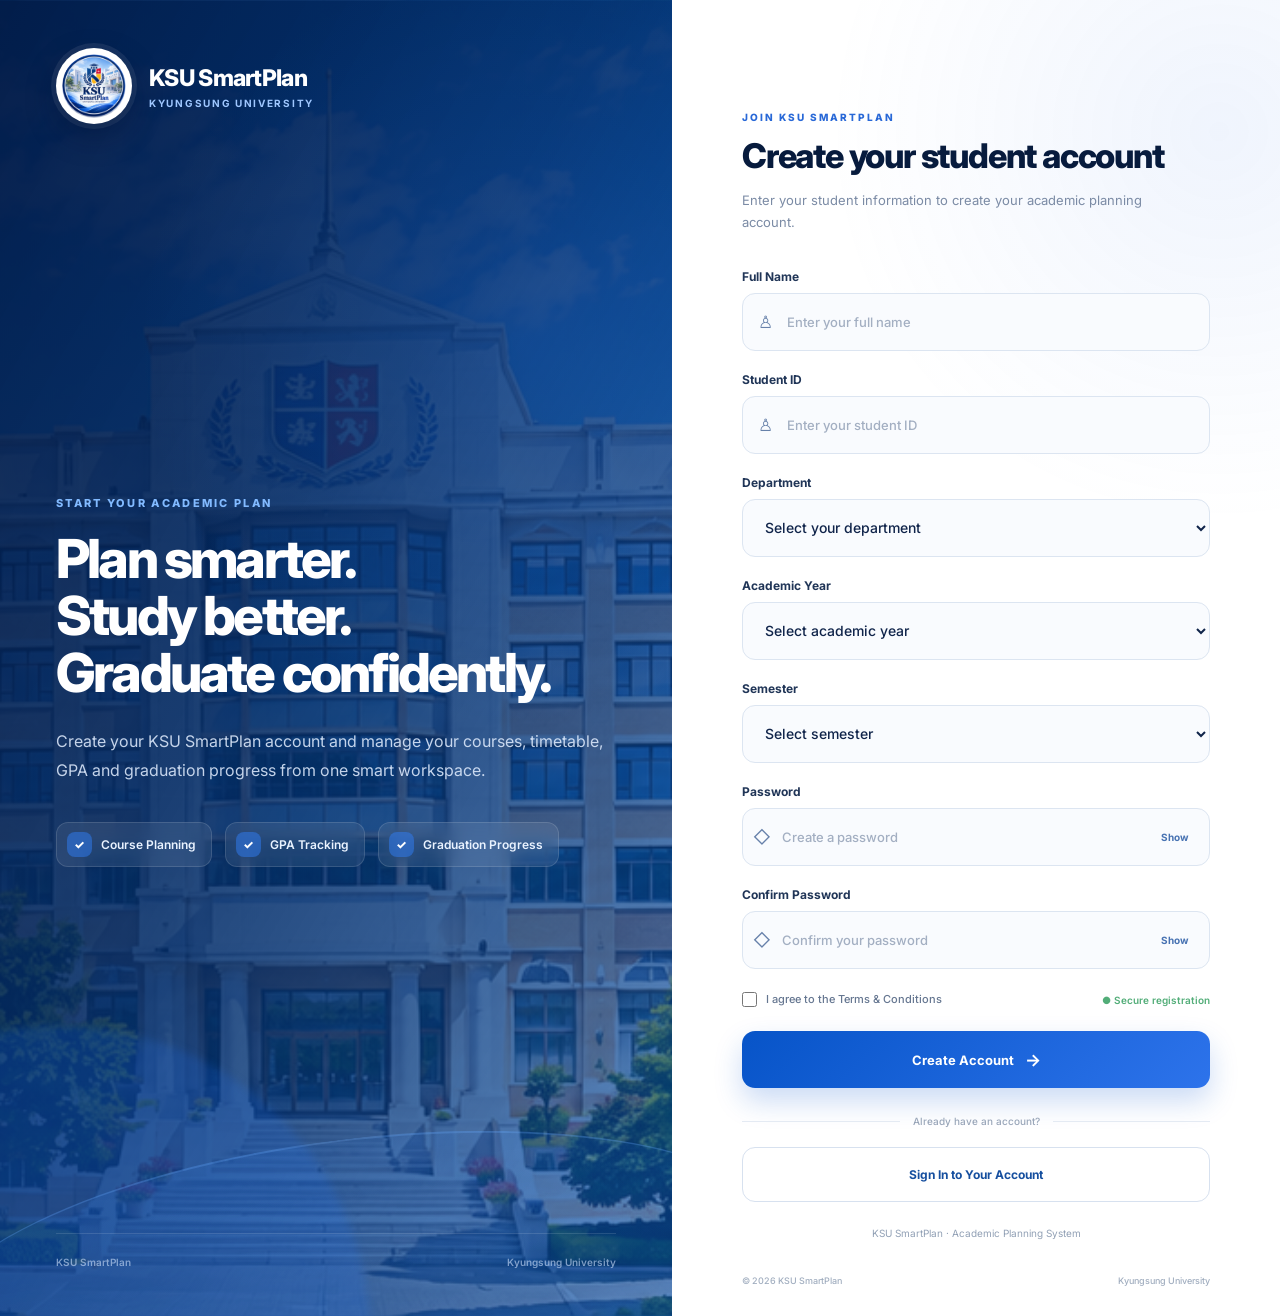
<file: Ksu smart plan/KSU-SmartPlan-Final - Copy/register.html>
<!DOCTYPE html>
<html lang="en">

<head>
    <meta charset="UTF-8">
    <meta name="viewport" content="width=device-width, initial-scale=1.0">

    <title>Create Account | KSU SmartPlan</title>

    <link rel="stylesheet" href="css/auth.css">

    <link rel="preconnect" href="https://fonts.googleapis.com">
    <link rel="preconnect" href="https://fonts.gstatic.com" crossorigin>

    <link
        href="https://fonts.googleapis.com/css2?family=Inter:wght@400;500;600;700;800&display=swap"
        rel="stylesheet"
    >
</head>

<body>

<div class="auth-page">

    <!-- =====================================================
         LEFT SIDE
    ====================================================== -->
    <section class="auth-visual">

        <div class="visual-overlay"></div>

        <!-- BRAND -->
        <div class="brand">

            <div class="brand-logo">
                <img
                    src="assets/ksu-smartplan-logo.png"
                    alt="KSU SmartPlan Logo"
                >
            </div>

            <div class="brand-name">
                <h2>KSU SmartPlan</h2>
                <p>KYUNGSUNG UNIVERSITY</p>
            </div>

        </div>


        <!-- LEFT MAIN CONTENT -->
        <div class="visual-content">

            <span class="eyebrow">
                START YOUR ACADEMIC PLAN
            </span>

            <h1>
                Plan smarter.<br>
                Study better.<br>
                Graduate confidently.
            </h1>

            <p>
                Create your KSU SmartPlan account and manage your
                courses, timetable, GPA and graduation progress
                from one smart workspace.
            </p>


            <div class="feature-row">

                <div class="feature">
                    <div class="feature-icon">✓</div>
                    <span>Course Planning</span>
                </div>

                <div class="feature">
                    <div class="feature-icon">✓</div>
                    <span>GPA Tracking</span>
                </div>

                <div class="feature">
                    <div class="feature-icon">✓</div>
                    <span>Graduation Progress</span>
                </div>

            </div>

        </div>


        <!-- LEFT FOOTER -->
        <div class="visual-footer">
            <span>KSU SmartPlan</span>
            <span>Kyungsung University</span>
        </div>

    </section>



    <!-- =====================================================
         RIGHT SIDE
    ====================================================== -->
    <section class="auth-form-section register-section">

        <div class="login-wrapper register-wrapper">

            <!-- MOBILE BRAND -->
            <div class="mobile-brand">

                <img
                    src="assets/ksu-smartplan-logo.png"
                    alt="KSU SmartPlan Logo"
                >

                <span>KSU SmartPlan</span>

            </div>


            <!-- HEADING -->
            <div class="login-heading register-heading">

                <span class="welcome-label">
                    JOIN KSU SMARTPLAN
                </span>

                <h2>Create your student account</h2>

                <p>
                    Enter your student information to create your
                    academic planning account.
                </p>

            </div>


            <!-- =================================================
                 REGISTER FORM
            ================================================== -->
            <form
                id="registerForm"
                class="login-form register-form"
            >


                <!-- FULL NAME -->
                <div class="form-group">

                    <label for="fullName">
                        Full Name
                    </label>

                    <div class="input-box">

                        <span class="input-icon">♙</span>

                        <input
                            type="text"
                            id="fullName"
                            name="fullName"
                            placeholder="Enter your full name"
                            autocomplete="name"
                            required
                        >

                    </div>

                    <small
                        class="error-message"
                        id="fullNameError"
                    ></small>

                </div>



                <!-- STUDENT ID -->
                <div class="form-group">

                    <label for="registerStudentId">
                        Student ID
                    </label>

                    <div class="input-box">

                        <span class="input-icon">♙</span>

                        <input
                            type="text"
                            id="registerStudentId"
                            name="studentId"
                            placeholder="Enter your student ID"
                            autocomplete="username"
                            inputmode="numeric"
                            required
                        >

                    </div>

                    <small
                        class="error-message"
                        id="registerStudentIdError"
                    ></small>

                </div>



                <!-- DEPARTMENT -->
                <div class="form-group">

                    <label for="department">
                        Department
                    </label>

                    <div class="input-box">

                        <select
                            id="department"
                            name="department"
                            required
                        >

                            <option value="" selected disabled>
                                Select your department
                            </option>

                            <option value="Global IT Engineering">
                                Global IT Engineering
                            </option>

                            <option value="Global Mechanical Design Engineering">
                                Global Mechanical Design Engineering
                            </option>

                            <option value="Global Business Administration">
                                Global Business Administration
                            </option>

                            <option value="Global Hospitality Management">
                                Global Hospitality Management
                            </option>

                            <option value="Global Korean Education">
                                Global Korean Education
                            </option>

                        </select>

                    </div>

                    <small
                        class="error-message"
                        id="departmentError"
                    ></small>

                </div>



                <!-- ACADEMIC YEAR -->
                <div class="form-group">

                    <label for="academicYear">
                        Academic Year
                    </label>

                    <div class="input-box">

                        <select
                            id="academicYear"
                            name="academicYear"
                            required
                        >

                            <option value="" selected disabled>
                                Select academic year
                            </option>

                            <option value="1st Year">
                                1st Year
                            </option>

                            <option value="2nd Year">
                                2nd Year
                            </option>

                            <option value="3rd Year">
                                3rd Year
                            </option>

                            <option value="4th Year">
                                4th Year
                            </option>

                        </select>

                    </div>

                    <small
                        class="error-message"
                        id="academicYearError"
                    ></small>

                </div>



                <!-- SEMESTER -->
                <div class="form-group">

                    <label for="semester">
                        Semester
                    </label>

                    <div class="input-box">

                        <select
                            id="semester"
                            name="semester"
                            required
                        >

                            <option value="" selected disabled>
                                Select semester
                            </option>

                            <option value="1st Semester">
                                1st Semester
                            </option>

                            <option value="2nd Semester">
                                2nd Semester
                            </option>

                        </select>

                    </div>

                    <small
                        class="error-message"
                        id="semesterError"
                    ></small>

                </div>



                <!-- PASSWORD -->
                <div class="form-group">

                    <label for="registerPassword">
                        Password
                    </label>

                    <div class="input-box">

                        <span class="input-icon">◇</span>

                        <input
                            type="password"
                            id="registerPassword"
                            name="password"
                            placeholder="Create a password"
                            autocomplete="new-password"
                            minlength="6"
                            required
                        >

                        <button
                            type="button"
                            class="password-toggle register-password-toggle"
                            data-target="registerPassword"
                            aria-label="Show password"
                        >
                            Show
                        </button>

                    </div>

                    <small
                        class="error-message"
                        id="registerPasswordError"
                    ></small>

                </div>



                <!-- CONFIRM PASSWORD -->
                <div class="form-group">

                    <label for="confirmPassword">
                        Confirm Password
                    </label>

                    <div class="input-box">

                        <span class="input-icon">◇</span>

                        <input
                            type="password"
                            id="confirmPassword"
                            name="confirmPassword"
                            placeholder="Confirm your password"
                            autocomplete="new-password"
                            minlength="6"
                            required
                        >

                        <button
                            type="button"
                            class="password-toggle register-password-toggle"
                            data-target="confirmPassword"
                            aria-label="Show password"
                        >
                            Show
                        </button>

                    </div>

                    <small
                        class="error-message"
                        id="confirmPasswordError"
                    ></small>

                </div>



                <!-- TERMS -->
                <div class="form-options register-options">

                    <label class="remember-option">

                        <input
                            type="checkbox"
                            id="terms"
                            required
                        >

                        <span>
                            I agree to the Terms &amp; Conditions
                        </span>

                    </label>

                    <span class="secure-login">
                        ● Secure registration
                    </span>

                </div>



                <!-- CREATE ACCOUNT -->
                <button
                    type="submit"
                    class="login-button"
                >

                    <span>Create Account</span>

                    <span class="button-arrow">
                        →
                    </span>

                </button>



                <!-- DIVIDER -->
                <div class="divider">

                    <span></span>

                    <p>Already have an account?</p>

                    <span></span>

                </div>



                <!-- SIGN IN -->
                <a
                    href="index.html"
                    class="create-account-button"
                >
                    Sign In to Your Account
                </a>

            </form>


            <p class="login-help">
                KSU SmartPlan
                <span> · </span>
                Academic Planning System
            </p>

        </div>


        <div class="form-footer">

            <span>© 2026 KSU SmartPlan</span>

            <span>Kyungsung University</span>

        </div>

    </section>

</div>


<script src="js/auth.js"></script>

</body>
</html>
</file>
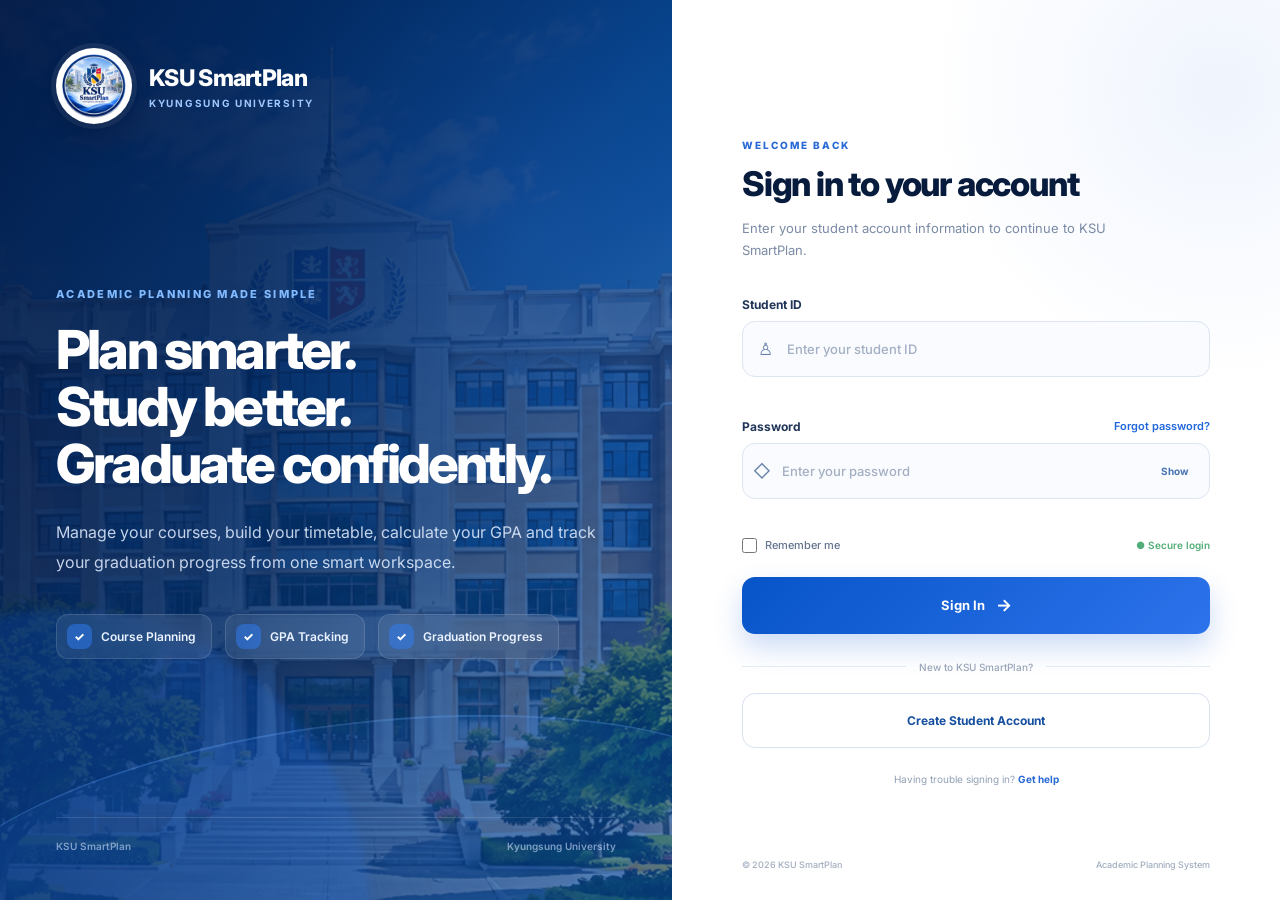
<file: Ksu smart plan/KSU-SmartPlan-Final - Copy/settings.html>
﻿<!DOCTYPE html>
<html lang="en">

<head>
    <meta charset="UTF-8">
    <meta name="viewport" content="width=device-width, initial-scale=1.0">

    <title>Dashboard | KSU SmartPlan</title>

    <!-- Dashboard / Application CSS -->
    <link rel="stylesheet" href="css/app.css">

    <!-- Inter Font -->
    <link rel="preconnect" href="https://fonts.googleapis.com">
    <link rel="preconnect" href="https://fonts.gstatic.com" crossorigin>

    <link
        href="https://fonts.googleapis.com/css2?family=Inter:wght@400;500;600;700;800&display=swap"
        rel="stylesheet"
    >
</head>

<body>

<div class="app-layout">


    <!-- =====================================================
         FIXED COLLAPSIBLE SIDEBAR
    ====================================================== -->
    <aside class="sidebar" id="sidebar">

        <!-- SIDEBAR TOP -->
        <div class="sidebar-top">

            <!-- BRAND -->
            <a href="dashboard.html" class="sidebar-brand">

                <div class="sidebar-logo">
                    <img
                        src="assets/ksu-smartplan-logo.png"
                        alt="KSU SmartPlan"
                    >
                </div>

                <div class="sidebar-brand-text">
                    <h2>KSU SmartPlan</h2>
                    <p>KYUNGSUNG UNIVERSITY</p>
                </div>

            </a>


            <!-- NAVIGATION -->
            <nav class="sidebar-nav">

                <p class="nav-section-label">
                    MAIN MENU
                </p>


                <!-- DASHBOARD -->
                <a
                    href="dashboard.html"
                    class="nav-item active"
                    data-tooltip="Dashboard"
                >
                    <span class="nav-icon">

                        <svg
                            viewBox="0 0 24 24"
                            aria-hidden="true"
                        >
                            <path d="M3 3h7v7H3V3zm11 0h7v7h-7V3zM3 14h7v7H3v-7zm11 0h7v7h-7v-7z"/>
                        </svg>

                    </span>

                    <span class="nav-text">
                        Dashboard
                    </span>
                </a>


                <!-- COURSE FINDER -->
                <a
                    href="courses.html"
                    class="nav-item"
                    data-tooltip="Course Finder"
                >
                    <span class="nav-icon">

                        <svg
                            viewBox="0 0 24 24"
                            aria-hidden="true"
                        >
                            <path d="M4 4h16v3H4V4zm0 6h16v3H4v-3zm0 6h10v3H4v-3z"/>
                        </svg>

                    </span>

                    <span class="nav-text">
                        Course Finder
                    </span>
                </a>


                <!-- TIMETABLE -->
                <a
                    href="timetable.html"
                    class="nav-item"
                    data-tooltip="Timetable"
                >
                    <span class="nav-icon">

                        <svg
                            viewBox="0 0 24 24"
                            aria-hidden="true"
                        >
                            <path d="M7 2h2v2h6V2h2v2h3a2 2 0 0 1 2 2v14a2 2 0 0 1-2 2H4a2 2 0 0 1-2-2V6a2 2 0 0 1 2-2h3V2zm13 8H4v10h16V10z"/>
                        </svg>

                    </span>

                    <span class="nav-text">
                        Timetable
                    </span>
                </a>


                <!-- CREDIT TRACKER -->
                <a
                    href="credit-tracker.html"
                    class="nav-item"
                    data-tooltip="Credit Tracker"
                >
                    <span class="nav-icon">

                        <svg
                            viewBox="0 0 24 24"
                            aria-hidden="true"
                        >
                            <path d="M5 3h14a2 2 0 0 1 2 2v14a2 2 0 0 1-2 2H5a2 2 0 0 1-2-2V5a2 2 0 0 1 2-2zm2 4v10h2V7H7zm4 4v6h2v-6h-2zm4-3v9h2V8h-2z"/>
                        </svg>

                    </span>

                    <span class="nav-text">
                        Credit Tracker
                    </span>
                </a>


                <!-- GPA CALCULATOR -->
                <a
                    href="gpa-calculator.html"
                    class="nav-item"
                    data-tooltip="GPA Calculator"
                >
                    <span class="nav-icon">

                        <svg
                            viewBox="0 0 24 24"
                            aria-hidden="true"
                        >
                            <path d="M5 2h14a2 2 0 0 1 2 2v16a2 2 0 0 1-2 2H5a2 2 0 0 1-2-2V4a2 2 0 0 1 2-2zm2 4v3h10V6H7zm0 6v2h2v-2H7zm4 0v2h2v-2h-2zm4 0v2h2v-2h-2zm-8 4v2h2v-2H7zm4 0v2h2v-2h-2zm4 0v2h2v-2h-2z"/>
                        </svg>

                    </span>

                    <span class="nav-text">
                        GPA Calculator
                    </span>
                </a>


                <p class="nav-section-label second-label">
                    ACCOUNT
                </p>


                <!-- PROFILE -->
                <a
                    href="profile.html"
                    class="nav-item"
                    data-tooltip="Profile"
                >
                    <span class="nav-icon">

                        <svg
                            viewBox="0 0 24 24"
                            aria-hidden="true"
                        >
                            <path d="M12 12a5 5 0 1 0 0-10 5 5 0 0 0 0 10zm0 2c-5 0-9 2.5-9 5.5V22h18v-2.5C21 16.5 17 14 12 14z"/>
                        </svg>

                    </span>

                    <span class="nav-text">
                        Profile
                    </span>
                </a>


                <!-- SETTINGS -->
                <a
                    href="settings.html"
                    class="nav-item"
                    data-tooltip="Settings"
                >
                    <span class="nav-icon">

                        <svg
                            viewBox="0 0 24 24"
                            aria-hidden="true"
                        >
                            <path d="M19.4 13a7.8 7.8 0 0 0 .1-1 7.8 7.8 0 0 0-.1-1l2.1-1.6-2-3.4-2.5 1a8 8 0 0 0-1.7-1L15 3.3h-4L10.6 6a8 8 0 0 0-1.7 1l-2.5-1-2 3.4L6.5 11a7.8 7.8 0 0 0-.1 1 7.8 7.8 0 0 0 .1 1l-2.1 1.6 2 3.4 2.5-1a8 8 0 0 0 1.7 1l.4 2.7h4l.4-2.7a8 8 0 0 0 1.7-1l2.5 1 2-3.4L19.4 13zM13 15.5A3.5 3.5 0 1 1 13 8a3.5 3.5 0 0 1 0 7.5z"/>
                        </svg>

                    </span>

                    <span class="nav-text">
                        Settings
                    </span>
                </a>

            </nav>

        </div>


        <!-- SIDEBAR BOTTOM / USER -->
        <div class="sidebar-bottom">

            <div class="sidebar-divider"></div>

            <div class="sidebar-user">

                <div class="user-avatar" id="sidebarAvatar">
                    S
                </div>

                <div class="user-info">

                    <strong id="sidebarUserName">
                        Student
                    </strong>

                    <span id="sidebarUserDepartment">
                        KSU Student
                    </span>

                </div>

                <button
                    type="button"
                    class="logout-button"
                    id="logoutButton"
                    aria-label="Sign out"
                    title="Sign out"
                >
                    â†ª
                </button>

            </div>

        </div>

    </aside>



    <!-- =====================================================
         MAIN APPLICATION AREA
    ====================================================== -->
    <main class="main-content">


        <!-- =================================================
             TOP HEADER
        ================================================== -->
        <header class="topbar">

            <div class="topbar-title">

                <span class="page-label">
                    ACCOUNT
                </span>

                <h1>Settings</h1>

            </div>


            <div class="topbar-actions">

                <div class="semester-chip">
                    <span class="semester-dot"></span>

                    <span id="currentSemester">
                        Current Semester
                    </span>
                </div>


                <a
                    href="profile.html"
                    class="top-profile"
                >

                    <div class="top-profile-avatar" id="topAvatar">
                        S
                    </div>

                    <div class="top-profile-info">

                        <strong id="topUserName">
                            Student
                        </strong>

                        <span id="topStudentId">
                            Student ID
                        </span>

                    </div>

                </a>

            </div>

        </header>



        <!-- =================================================
             DASHBOARD CONTENT
        ================================================== -->
        <div class="dashboard-content settings-page">

    <!-- SETTINGS HEADER -->
    <section class="settings-hero">

        <div>
            <span class="hero-label">
                KSU SMARTPLAN
            </span>

            <h2>Settings</h2>

            <p>
                Manage your account, academic preferences,
                interface and saved SmartPlan data.
            </p>
        </div>

        <div class="settings-account-badge">
            <span>Signed in as</span>
            <strong id="settingsUserName">Student</strong>
            <small id="settingsStudentId">Student ID</small>
        </div>

    </section>


    <!-- SETTINGS LAYOUT -->
    <div class="settings-layout">

        <!-- LEFT NAVIGATION -->
        <aside class="settings-navigation">

            <button
                type="button"
                class="settings-nav-button active"
                data-settings-section="account"
            >
                <strong>Account & Security</strong>
                <span>Login and password</span>
            </button>

            <button
                type="button"
                class="settings-nav-button"
                data-settings-section="academic"
            >
                <strong>Academic Preferences</strong>
                <span>Study defaults</span>
            </button>

            <button
                type="button"
                class="settings-nav-button"
                data-settings-section="interface"
            >
                <strong>Interface</strong>
                <span>SmartPlan behavior</span>
            </button>

            <button
                type="button"
                class="settings-nav-button"
                data-settings-section="data"
            >
                <strong>Data & Storage</strong>
                <span>Saved account data</span>
            </button>

        </aside>


        <!-- SETTINGS CONTENT -->
        <div class="settings-content">


            <!-- ==========================================
                 ACCOUNT & SECURITY
            =========================================== -->
            <section
                class="settings-section active"
                data-settings-panel="account"
            >

                <div class="settings-section-header">
                    <span class="card-eyebrow">
                        ACCOUNT
                    </span>

                    <h3>Account & Security</h3>

                    <p>
                        Review your account identity and update
                        your sign-in password.
                    </p>
                </div>


                <div class="settings-info-grid">

                    <div class="settings-readonly-field">
                        <span>Full Name</span>
                        <strong id="settingsFullName">
                            Student
                        </strong>
                    </div>

                    <div class="settings-readonly-field">
                        <span>Student ID</span>
                        <strong id="settingsAccountStudentId">
                            —
                        </strong>
                    </div>

                    <div class="settings-readonly-field">
                        <span>Department</span>
                        <strong id="settingsDepartment">
                            —
                        </strong>
                    </div>

                    <div class="settings-readonly-field">
                        <span>Academic Year</span>
                        <strong id="settingsAcademicYear">
                            —
                        </strong>
                    </div>

                </div>


                <div class="settings-divider"></div>


                <form
                    id="changePasswordForm"
                    class="settings-form"
                >

                    <div class="settings-subheading">
                        <h4>Change Password</h4>
                        <p>
                            Enter your current password before
                            choosing a new one.
                        </p>
                    </div>


                    <div class="settings-form-grid">

                        <div class="settings-field">
                            <label for="currentPassword">
                                Current Password
                            </label>

                            <input
                                type="password"
                                id="currentPassword"
                                autocomplete="current-password"
                            >
                        </div>

                        <div class="settings-field">
                            <label for="newPassword">
                                New Password
                            </label>

                            <input
                                type="password"
                                id="newPassword"
                                autocomplete="new-password"
                            >
                        </div>

                        <div class="settings-field">
                            <label for="confirmNewPassword">
                                Confirm New Password
                            </label>

                            <input
                                type="password"
                                id="confirmNewPassword"
                                autocomplete="new-password"
                            >
                        </div>

                    </div>


                    <div class="settings-form-footer">

                        <span
                            id="passwordMessage"
                            class="settings-message"
                        ></span>

                        <button
                            type="submit"
                            class="settings-primary-button"
                        >
                            Update Password
                        </button>

                    </div>

                </form>

            </section>


            <!-- ==========================================
                 ACADEMIC PREFERENCES
            =========================================== -->
            <section
                class="settings-section"
                data-settings-panel="academic"
                hidden
            >

                <div class="settings-section-header">
                    <span class="card-eyebrow">
                        ACADEMIC
                    </span>

                    <h3>Academic Preferences</h3>

                    <p>
                        Set defaults used when planning your
                        academic progress.
                    </p>
                </div>


                <form id="academicSettingsForm">

                    <div class="settings-form-grid">

                        <div class="settings-field">

                            <label for="settingsDefaultYear">
                                Default Academic Year
                            </label>

                            <select id="settingsDefaultYear">
                                <option value="1st Year">1st Year</option>
                                <option value="2nd Year">2nd Year</option>
                                <option value="3rd Year">3rd Year</option>
                                <option value="4th Year">4th Year</option>
                            </select>

                        </div>


                        <div class="settings-field">

                            <label for="settingsDefaultSemester">
                                Default Semester
                            </label>

                            <select id="settingsDefaultSemester">
                                <option value="1st Semester">
                                    1st Semester
                                </option>

                                <option value="2nd Semester">
                                    2nd Semester
                                </option>
                            </select>

                        </div>


                        <div class="settings-field">

                            <label for="settingsGraduationCredits">
                                Graduation Credit Target
                            </label>

                            <input
                                type="number"
                                id="settingsGraduationCredits"
                                value="130"
                                min="1"
                                max="300"
                            >

                            <small>
                                KSU SmartPlan currently uses
                                130 credits as the prototype target.
                            </small>

                        </div>

                    </div>


                    <div class="settings-form-footer">

                        <span
                            id="academicSettingsMessage"
                            class="settings-message"
                        ></span>

                        <button
                            type="submit"
                            class="settings-primary-button"
                        >
                            Save Academic Preferences
                        </button>

                    </div>

                </form>


                <div class="settings-policy-card">

                    <div>
                        <span>Scholarship Credit Guide</span>

                        <strong id="settingsScholarshipRequirement">
                            16 credits
                        </strong>
                    </div>

                    <p>
                        1st–3rd year students require 16 semester
                        credits for the SmartPlan scholarship guide.
                        4th year students require 12 credits.
                    </p>

                </div>

            </section>


            <!-- ==========================================
                 INTERFACE
            =========================================== -->
            <section
                class="settings-section"
                data-settings-panel="interface"
                hidden
            >

                <div class="settings-section-header">

                    <span class="card-eyebrow">
                        INTERFACE
                    </span>

                    <h3>Interface Preferences</h3>

                    <p>
                        Choose how KSU SmartPlan behaves when
                        you use your account.
                    </p>

                </div>


                <div class="settings-option-list">

                    <label class="settings-option-row">

                        <div>
                            <strong>Default Landing Page</strong>

                            <span>
                                Choose the first page you want
                                to open after signing in.
                            </span>
                        </div>

                        <select id="settingsLandingPage">
                            <option value="dashboard.html">
                                Dashboard
                            </option>

                            <option value="courses.html">
                                Course Finder
                            </option>

                            <option value="timetable.html">
                                Timetable
                            </option>

                            <option value="credit-tracker.html">
                                Credit Tracker
                            </option>
                        </select>

                    </label>


                    <label class="settings-option-row">

                        <div>
                            <strong>Compact Sidebar</strong>

                            <span>
                                Start SmartPlan with the sidebar
                                collapsed when supported.
                            </span>
                        </div>

                        <input
                            type="checkbox"
                            id="settingsCompactSidebar"
                            class="settings-switch-input"
                        >

                    </label>

                </div>


                <div class="settings-form-footer">

                    <span
                        id="interfaceSettingsMessage"
                        class="settings-message"
                    ></span>

                    <button
                        type="button"
                        id="saveInterfaceSettings"
                        class="settings-primary-button"
                    >
                        Save Interface Preferences
                    </button>

                </div>

            </section>


            <!-- ==========================================
                 DATA & STORAGE
            =========================================== -->
            <section
                class="settings-section"
                data-settings-panel="data"
                hidden
            >

                <div class="settings-section-header">

                    <span class="card-eyebrow">
                        DATA
                    </span>

                    <h3>Data & Storage</h3>

                    <p>
                        Review the SmartPlan information saved
                        for this student account.
                    </p>

                </div>


                <div class="settings-data-grid">

                    <article class="settings-data-card">
                        <span>Selected Courses</span>
                        <strong id="settingsSelectedCoursesCount">
                            0
                        </strong>
                    </article>

                    <article class="settings-data-card">
                        <span>Completed Courses</span>
                        <strong id="settingsCompletedCoursesCount">
                            0
                        </strong>
                    </article>

                    <article class="settings-data-card">
                        <span>GPA Subjects</span>
                        <strong id="settingsGpaSubjectsCount">
                            0
                        </strong>
                    </article>

                    <article class="settings-data-card">
                        <span>Profile Photo</span>
                        <strong id="settingsPhotoStatus">
                            Not saved
                        </strong>
                    </article>

                </div>


                <div class="settings-storage-note">

                    <strong>Prototype storage</strong>

                    <p>
                        Your current SmartPlan prototype stores
                        account data in this browser. Clearing
                        browser site data will remove locally
                        stored information.
                    </p>

                </div>


                <div class="settings-danger-zone">

                    <div>

                        <span class="card-eyebrow">
                            RESET
                        </span>

                        <h4>Reset My Planning Data</h4>

                        <p>
                            Removes this account's selected courses,
                            timetable selections, completed-course
                            history and GPA calculator data.
                            Your registered account and profile
                            information will remain.
                        </p>

                    </div>

                    <button
                        type="button"
                        id="resetAccountPlanningData"
                        class="settings-danger-button"
                    >
                        Reset Planning Data
                    </button>

                </div>

            </section>

        </div>

    </div>

</div>
</main>

</div>

<script src="js/courses-data.js"></script>
<script src="js/app.js"></script>
<script src="js/settings.js"></script>

</body>
</html>
</file>
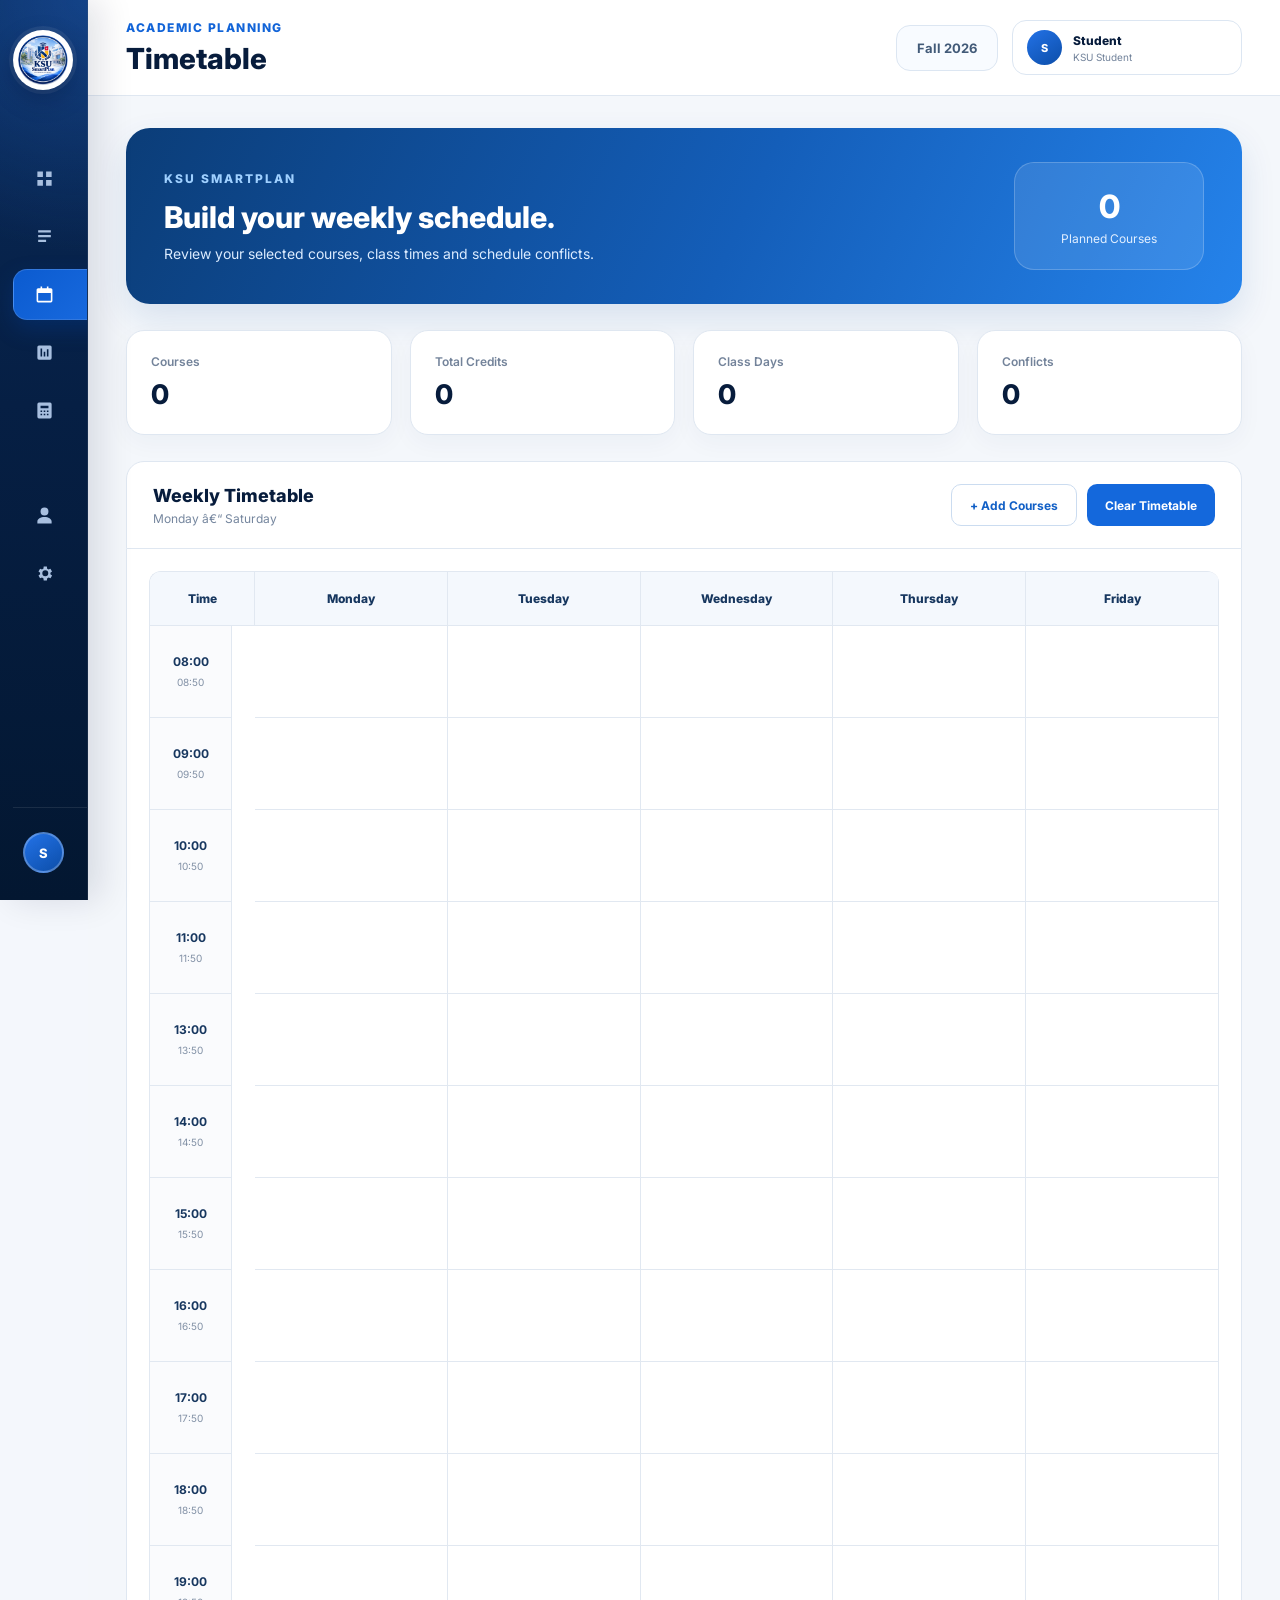
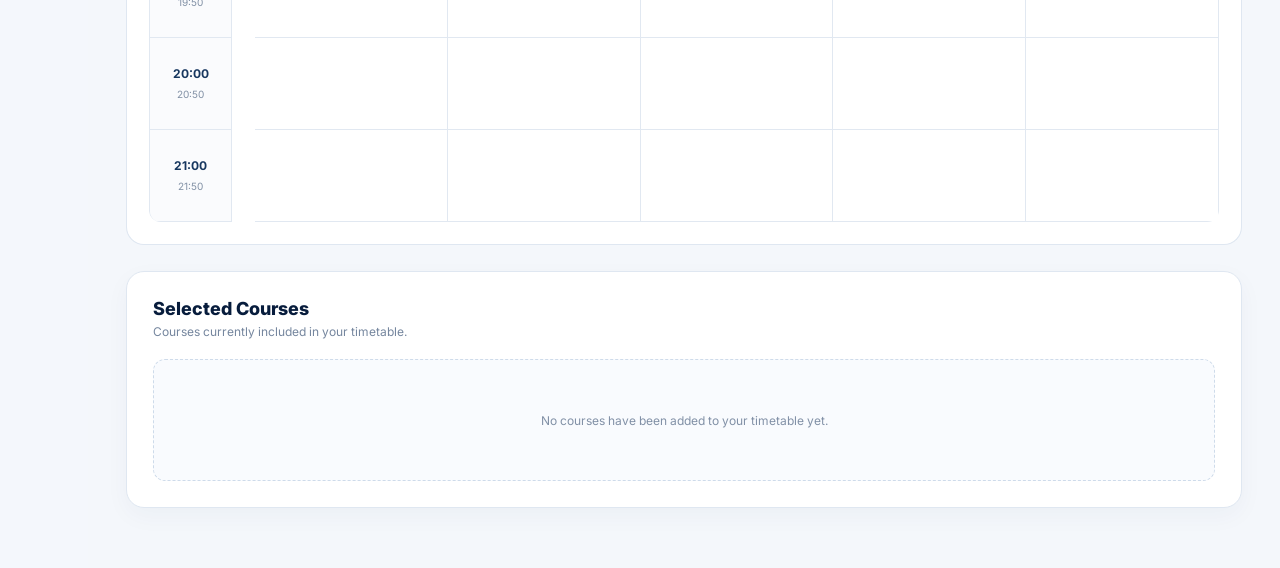
<file: Ksu smart plan/KSU-SmartPlan-Final - Copy/timetable.html>
﻿<!DOCTYPE html>
<html lang="en">

<head>
    <meta charset="UTF-8">

    <meta
        name="viewport"
        content="width=device-width, initial-scale=1.0"
    >

    <title>Timetable | KSU SmartPlan</title>

    <!-- Common application / sidebar CSS -->
    <link
        rel="stylesheet"
        href="css/app.css"
    >

    <!-- Timetable page CSS -->
    <link
        rel="stylesheet"
        href="css/timetable.css"
    >

    <!-- Inter Font -->
    <link
        rel="preconnect"
        href="https://fonts.googleapis.com"
    >

    <link
        rel="preconnect"
        href="https://fonts.gstatic.com"
        crossorigin
    >

    <link
        href="https://fonts.googleapis.com/css2?family=Inter:wght@400;500;600;700;800&display=swap"
        rel="stylesheet"
    >
</head>


<body>

    <div class="app-layout">


        <!-- =============================================
             COMMON SIDEBAR
        ============================================== -->

        <div id="sidebarContainer"></div>


        <!-- =============================================
             MAIN CONTENT
        ============================================== -->

        <main class="main-content timetable-main">


            <!-- TOP BAR -->

            <header class="topbar">

                <div>

                    <span class="page-eyebrow">
                        ACADEMIC PLANNING
                    </span>

                    <h1>
                        Timetable
                    </h1>

                </div>


                <div class="topbar-right">

                    <div class="academic-status">
                        Fall 2026
                    </div>

                    <div class="top-profile">

                        <div
                            class="top-profile-avatar"
                            id="topProfileAvatar"
                        >
                            S
                        </div>

                        <div class="top-profile-info">

                            <strong id="topProfileName">
                                Student
                            </strong>

                            <span id="topProfileId">
                                KSU Student
                            </span>

                        </div>

                    </div>

                </div>

            </header>


            <!-- =============================================
                 PAGE CONTENT
            ============================================== -->

            <div class="timetable-content">


                <!-- HERO -->

                <section class="timetable-hero">

                    <div>

                        <span class="hero-eyebrow">
                            KSU SMARTPLAN
                        </span>

                        <h2>
                            Build your weekly schedule.
                        </h2>

                        <p>
                            Review your selected courses,
                            class times and schedule conflicts.
                        </p>

                    </div>


                    <div class="hero-stat">

                        <strong id="plannedCourseCount">
                            0
                        </strong>

                        <span>
                            Planned Courses
                        </span>

                    </div>

                </section>


                <!-- SUMMARY -->

                <section class="timetable-summary">

                    <div class="summary-card">

                        <span>
                            Courses
                        </span>

                        <strong id="summaryCourseCount">
                            0
                        </strong>

                    </div>


                    <div class="summary-card">

                        <span>
                            Total Credits
                        </span>

                        <strong id="summaryCreditCount">
                            0
                        </strong>

                    </div>


                    <div class="summary-card">

                        <span>
                            Class Days
                        </span>

                        <strong id="summaryClassDays">
                            0
                        </strong>

                    </div>


                    <div class="summary-card">

                        <span>
                            Conflicts
                        </span>

                        <strong id="summaryConflictCount">
                            0
                        </strong>

                    </div>

                </section>


                <!-- TOOLBAR -->

                <section class="timetable-toolbar">

                    <div>

                        <h3>
                            Weekly Timetable
                        </h3>

                        <p>
                            Monday â€“ Saturday
                        </p>

                    </div>


                    <div class="toolbar-actions">

                        <a
                            href="courses.html"
                            class="secondary-button"
                        >
                            + Add Courses
                        </a>

                        <button
                            type="button"
                            class="primary-button"
                            id="clearTimetableButton"
                        >
                            Clear Timetable
                        </button>

                    </div>

                </section>
<!-- =============================================
                     TIMETABLE GRID
                ============================================== -->

                <div class="timetable-grid-container">

                    <div id="timetableGrid"></div>

                </div>

                <!-- CONFLICT MESSAGE -->

                <div
                    class="conflict-message"
                    id="timetableConflictMessage"
                    hidden
                ></div>


                <!-- =============================================
                     WEEKLY GRID
                ============================================== -->

                <section class="weekly-card">

                    <div
                        class="weekly-grid"
                        id="weeklyGrid"
                    >

                        <!-- timetable.js will render grid -->

                    </div>

                </section>


                <!-- =============================================
                     SELECTED COURSES
                ============================================== -->

                <section class="selected-section">

                    <div class="section-heading">

                        <div>

                            <h3>
                                Selected Courses
                            </h3>

                            <p>
                                Courses currently included
                                in your timetable.
                            </p>

                        </div>

                    </div>


                    <div
                        class="selected-course-list"
                        id="timetableCourseList"
                    >

                        <!-- timetable.js will render courses -->

                    </div>

                </section>


            </div>

        </main>

    </div>


    <!-- =============================================
         JAVASCRIPT

         Order matters:
         auth -> sidebar -> course database -> timetable
    ============================================== -->

    <script src="js/auth.js"></script>

    <script src="js/sidebar.js"></script>

    <script src="js/courses-data.js"></script>

    <script src="js/timetable.js"></script>


</body>
</html>
</file>
<file: Ksu smart plan/KSU-SmartPlan-Final - Copy/css/auth.css>
/* =========================================================
   KSU SMARTPLAN — AUTHENTICATION
   Login / Register Shared Design
========================================================= */

* {
    margin: 0;
    padding: 0;
    box-sizing: border-box;
}

:root {
    --navy: #031f4d;
    --navy-dark: #02183d;
    --blue: #0759cf;
    --blue-bright: #2f7df4;
    --text-dark: #071b3d;
    --text-muted: #70819d;
    --border: #dce5f2;
    --background: #f4f7fc;
    --white: #ffffff;
}

html,
body {
    width: 100%;
    min-height: 100%;
}

body {
    font-family: "Inter", sans-serif;
    background: var(--background);
    color: var(--text-dark);
}

/* =========================================================
   PAGE
========================================================= */

.auth-page {
    width: 100%;
    min-height: 100vh;

    display: grid;
    grid-template-columns: minmax(520px, 1.05fr) minmax(500px, 0.95fr);

    background: #ffffff;
}

/* =========================================================
   LEFT CAMPUS AREA
========================================================= */

.auth-visual {
    min-height: 100vh;
    position: relative;
    overflow: hidden;

    padding: 48px 56px;

    display: flex;
    flex-direction: column;

    background-image:
        linear-gradient(
            120deg,
            rgba(2, 25, 67, 0.96) 0%,
            rgba(3, 43, 100, 0.90) 43%,
            rgba(8, 81, 170, 0.63) 100%
        ),
        url("../assets/ksu-campus.png");

    background-size: cover;
    background-position: center;
}

/* Soft premium blue lighting */

.auth-visual::before {
    content: "";
    position: absolute;

    width: 620px;
    height: 620px;

    left: -250px;
    bottom: -330px;

    border-radius: 50%;

    background: rgba(30, 111, 241, 0.18);
    filter: blur(4px);
}

/* Reference-style wave */

.auth-visual::after {
    content: "";
    position: absolute;

    width: 130%;
    height: 300px;

    left: -12%;
    bottom: -125px;

    border-radius: 50% 50% 0 0;

    border-top: 2px solid rgba(112, 177, 255, 0.25);

    transform: rotate(-7deg);

    background: linear-gradient(
        to bottom,
        rgba(42, 126, 245, 0.10),
        rgba(42, 126, 245, 0)
    );

    pointer-events: none;
}

.visual-overlay {
    position: absolute;
    inset: 0;

    background:
        radial-gradient(
            circle at 78% 26%,
            rgba(55, 138, 255, 0.15),
            transparent 35%
        );

    pointer-events: none;
}

/* =========================================================
   BRAND
========================================================= */

.brand {
    position: relative;
    z-index: 2;

    display: flex;
    align-items: center;
    gap: 17px;
}

.brand-logo {
    width: 76px;
    height: 76px;

    flex: 0 0 76px;

    padding: 4px;

    background: #ffffff;

    border: 2px solid rgba(255, 255, 255, 0.95);
    border-radius: 50%;

    overflow: hidden;

    box-shadow:
        0 12px 30px rgba(0, 14, 45, 0.35),
        0 0 0 5px rgba(255, 255, 255, 0.08);
}

.brand-logo img {
    width: 100%;
    height: 100%;

    display: block;

    object-fit: cover;
    border-radius: 50%;
}

.brand-name h2 {
    color: #ffffff;

    font-size: 23px;
    font-weight: 800;
    letter-spacing: -0.7px;
}

.brand-name p {
    margin-top: 5px;

    color: #9fc7ff;

    font-size: 10px;
    font-weight: 700;

    letter-spacing: 1.7px;
}

/* =========================================================
   LEFT MAIN TEXT
========================================================= */

.visual-content {
    position: relative;
    z-index: 2;

    width: 100%;
    max-width: 690px;

    margin-top: auto;
    margin-bottom: auto;

    padding: 55px 0;
}

.eyebrow {
    display: inline-block;

    margin-bottom: 20px;

    color: #82baff;

    font-size: 11px;
    font-weight: 800;

    letter-spacing: 2.3px;
}

.visual-content h1 {
    max-width: 650px;

    color: #ffffff;

    font-size: clamp(42px, 4.2vw, 68px);
    line-height: 1.06;

    font-weight: 800;
    letter-spacing: -2.8px;
}

.visual-content > p {
    max-width: 630px;

    margin-top: 26px;

    color: rgba(226, 237, 255, 0.86);

    font-size: 16px;
    line-height: 1.85;

    font-weight: 400;
}

/* =========================================================
   FEATURES
========================================================= */

.feature-row {
    margin-top: 36px;

    display: flex;
    flex-wrap: wrap;

    gap: 13px;
}

.feature {
    min-height: 43px;

    padding: 9px 15px 9px 10px;

    display: flex;
    align-items: center;

    gap: 9px;

    color: #eaf3ff;

    font-size: 12px;
    font-weight: 600;

    background: rgba(255, 255, 255, 0.08);

    border: 1px solid rgba(255, 255, 255, 0.13);
    border-radius: 12px;

    backdrop-filter: blur(10px);
}

.feature-icon {
    width: 25px;
    height: 25px;

    display: grid;
    place-items: center;

    border-radius: 8px;

    color: #ffffff;
    background: rgba(48, 126, 245, 0.50);

    font-size: 12px;
    font-weight: 800;
}

/* =========================================================
   LEFT FOOTER
========================================================= */

.visual-footer {
    position: relative;
    z-index: 2;

    display: flex;
    align-items: center;
    justify-content: space-between;

    padding-top: 22px;

    border-top: 1px solid rgba(255, 255, 255, 0.12);

    color: rgba(198, 218, 247, 0.62);

    font-size: 10px;
    font-weight: 600;
}

/* =========================================================
   RIGHT LOGIN AREA
========================================================= */

.auth-form-section {
    position: relative;

    min-height: 100vh;

    padding: 60px 70px 42px;

    display: flex;
    flex-direction: column;
    align-items: center;
    justify-content: center;

    background:
        radial-gradient(
            circle at 90% 10%,
            rgba(55, 119, 232, 0.08),
            transparent 30%
        ),
        #ffffff;
}

.login-wrapper {
    width: 100%;
    max-width: 470px;
}

/* hidden desktop */

.mobile-brand {
    display: none;
}

/* =========================================================
   LOGIN HEADING
========================================================= */

.login-heading {
    margin-bottom: 36px;
}

.welcome-label {
    display: inline-block;

    margin-bottom: 13px;

    color: #2868d7;

    font-size: 10px;
    font-weight: 800;

    letter-spacing: 2px;
}

.login-heading h2 {
    color: #071b3d;

    font-size: 34px;
    line-height: 1.2;

    font-weight: 800;
    letter-spacing: -1.2px;
}

.login-heading p {
    max-width: 420px;

    margin-top: 12px;

    color: #7b8ba5;

    font-size: 13px;
    line-height: 1.7;
}

/* =========================================================
   FORM
========================================================= */

.login-form {
    width: 100%;
}

.form-group {
    margin-bottom: 21px;
}

.form-group label {
    display: block;

    margin-bottom: 9px;

    color: #203557;

    font-size: 12px;
    font-weight: 700;
}

.password-label {
    display: flex;
    align-items: center;
    justify-content: space-between;
}

.password-label label {
    margin-bottom: 9px;
}

.forgot-link {
    margin-bottom: 9px;

    color: #2167dc;

    font-size: 11px;
    font-weight: 600;

    text-decoration: none;
}

.forgot-link:hover {
    text-decoration: underline;
}

/* =========================================================
   INPUT
========================================================= */

.input-box {
    position: relative;

    width: 100%;
    height: 56px;

    display: flex;
    align-items: center;

    background: #f9fbfe;

    border: 1px solid #dce5f1;
    border-radius: 13px;

    transition:
        border-color 0.2s ease,
        box-shadow 0.2s ease,
        background 0.2s ease;
}

.input-box:focus-within {
    background: #ffffff;

    border-color: #3679e8;

    box-shadow:
        0 0 0 4px rgba(54, 121, 232, 0.10),
        0 8px 25px rgba(13, 61, 133, 0.06);
}

.input-icon {
    width: 49px;

    display: grid;
    place-items: center;

    color: #6781aa;

    font-size: 17px;
}

.input-box input {
    width: 100%;
    height: 100%;

    padding: 0 15px 0 0;

    border: 0;
    outline: 0;

    background: transparent;

    color: #12284c;

    font-family: inherit;
    font-size: 13px;
    font-weight: 500;
}

.input-box input::placeholder {
    color: #a3afc2;
}

.password-toggle {
    margin-right: 14px;

    padding: 6px;

    border: 0;
    outline: 0;

    cursor: pointer;

    background: transparent;

    color: #4772b2;

    font-family: inherit;
    font-size: 10px;
    font-weight: 700;
}

/* =========================================================
   ERRORS
========================================================= */

.error-message {
    min-height: 15px;

    display: block;

    margin-top: 6px;

    color: #e5484d;

    font-size: 10px;
    font-weight: 500;
}

/* =========================================================
   OPTIONS
========================================================= */

.form-options {
    margin-top: -3px;
    margin-bottom: 24px;

    display: flex;
    align-items: center;
    justify-content: space-between;
}

.remember-option {
    display: flex !important;
    align-items: center;

    gap: 8px;

    margin: 0 !important;

    cursor: pointer;

    color: #657690 !important;

    font-size: 11px !important;
    font-weight: 500 !important;
}

.remember-option input {
    width: 15px;
    height: 15px;

    accent-color: #2369df;
}

.secure-login {
    color: #52ad78;

    font-size: 10px;
    font-weight: 600;
}

/* =========================================================
   BUTTONS
========================================================= */

.login-button {
    width: 100%;
    height: 57px;

    padding: 0 20px;

    display: flex;
    align-items: center;
    justify-content: center;

    gap: 11px;

    border: 0;
    border-radius: 13px;

    cursor: pointer;

    background: linear-gradient(
        135deg,
        #0754c8,
        #2d73eb
    );

    color: #ffffff;

    font-family: inherit;
    font-size: 13px;
    font-weight: 700;

    box-shadow:
        0 13px 28px rgba(19, 91, 208, 0.22);

    transition:
        transform 0.2s ease,
        box-shadow 0.2s ease;
}

.login-button:hover {
    transform: translateY(-1px);

    box-shadow:
        0 17px 32px rgba(19, 91, 208, 0.28);
}

.login-button:active {
    transform: translateY(0);
}

.button-arrow {
    font-size: 17px;

    transition: transform 0.2s ease;
}

.login-button:hover .button-arrow {
    transform: translateX(4px);
}

/* =========================================================
   DIVIDER
========================================================= */

.divider {
    margin: 27px 0 20px;

    display: flex;
    align-items: center;

    gap: 13px;
}

.divider span {
    flex: 1;

    height: 1px;

    background: #e4eaf3;
}

.divider p {
    color: #98a5b8;

    font-size: 10px;
    font-weight: 500;

    white-space: nowrap;
}

/* =========================================================
   CREATE ACCOUNT
========================================================= */

.create-account-button {
    width: 100%;
    height: 55px;

    display: flex;
    align-items: center;
    justify-content: center;

    border: 1px solid #d7e1ef;
    border-radius: 13px;

    background: #ffffff;

    color: #164f9f;

    text-decoration: none;

    font-size: 12px;
    font-weight: 700;

    transition:
        background 0.2s ease,
        border-color 0.2s ease,
        transform 0.2s ease;
}

.create-account-button:hover {
    background: #f6f9fe;
    border-color: #b9cceb;

    transform: translateY(-1px);
}

/* =========================================================
   HELP / FOOTER
========================================================= */

.login-help {
    margin-top: 25px;

    text-align: center;

    color: #91a0b5;

    font-size: 10px;
}

.login-help a {
    color: #2769d5;

    font-weight: 700;

    text-decoration: none;
}

.form-footer {
    position: absolute;

    left: 70px;
    right: 70px;
    bottom: 30px;

    display: flex;
    justify-content: space-between;

    color: #a0adbf;

    font-size: 9px;
    font-weight: 500;
}

/* =========================================================
   RESPONSIVE — TABLET
========================================================= */

@media (max-width: 1100px) {

    .auth-page {
        grid-template-columns: 0.9fr 1.1fr;
    }

    .auth-visual {
        padding: 40px;
    }

    .visual-content h1 {
        font-size: 46px;
    }

    .auth-form-section {
        padding: 55px 45px;
    }

    .form-footer {
        left: 45px;
        right: 45px;
    }
}

/* =========================================================
   RESPONSIVE — MOBILE
========================================================= */

@media (max-width: 820px) {

    .auth-page {
        display: block;
    }

    .auth-visual {
        display: none;
    }

    .auth-form-section {
        min-height: 100vh;

        padding: 45px 25px 80px;

        justify-content: center;

        background:
            radial-gradient(
                circle at top right,
                rgba(35, 104, 220, 0.11),
                transparent 35%
            ),
            #ffffff;
    }

    .mobile-brand {
        margin-bottom: 42px;

        display: flex;
        align-items: center;

        gap: 12px;

        color: #092d68;

        font-size: 17px;
        font-weight: 800;
    }

    .mobile-brand img {
        width: 48px;
        height: 48px;

        padding: 2px;

        object-fit: cover;

        background: #ffffff;

        border: 1px solid #dbe5f3;
        border-radius: 50%;
    }

    .login-heading h2 {
        font-size: 29px;
    }

    .form-footer {
        position: absolute;

        left: 25px;
        right: 25px;
        bottom: 22px;
    }
}

/* =========================================================
   SMALL MOBILE
========================================================= */

@media (max-width: 450px) {

    .auth-form-section {
        padding-left: 20px;
        padding-right: 20px;
    }

    .form-options {
        align-items: flex-start;
        gap: 15px;
    }

    .form-footer {
        left: 20px;
        right: 20px;
    }
}

/* =========================================================
   KSU SMARTPLAN - REGISTER PAGE
   ========================================================= */

.register-wrapper {
    width: 100%;
    max-width: 510px;
    padding-top: 45px;
    padding-bottom: 35px;
}

/* Register page needs vertical scrolling on smaller screens */
.auth-panel {
    overflow-y: auto;
}

/* Select fields - same visual style as login inputs */
.input-box select {
    width: 100%;
    height: 100%;

    border: none;
    outline: none;

    background: transparent;

    color: #10244a;

    font-family: inherit;
    font-size: 14px;
    font-weight: 500;

    padding: 0 18px;

    cursor: pointer;

    appearance: auto;
}

/* Register form spacing */
.register-wrapper .auth-form {
    gap: 18px;
}

.register-wrapper .form-group {
    margin-bottom: 0;
}

/* Keep input/select heights consistent */
.register-wrapper .input-box {
    min-height: 58px;
}

/* Terms row */
.register-options {
    margin-top: 2px;
}

/* Prevent long terms text from breaking layout */
.register-options .remember-option {
    display: flex;
    align-items: center;
    gap: 9px;
}

.register-options .remember-option span {
    line-height: 1.4;
}

/* =========================================================
   RESPONSIVE REGISTER PAGE
   ========================================================= */

@media (max-width: 1100px) {

    .register-wrapper {
        max-width: 540px;
        padding: 45px 30px;
    }
}

@media (max-width: 850px) {

    .register-wrapper {
        max-width: 620px;
        margin: 0 auto;
        padding: 45px 24px;
    }
}

@media (max-width: 520px) {

    .register-wrapper {
        padding: 32px 18px;
    }

    .register-wrapper .input-box {
        min-height: 54px;
    }

    .register-options {
        align-items: flex-start;
        gap: 12px;
    }

    .secure-login {
        white-space: nowrap;
    }
}
</file>
<file: Ksu smart plan/KSU-SmartPlan-Final - Copy/css/app.css>
/* =========================================================
   KSU SMARTPLAN — MAIN APPLICATION
   Dashboard + Shared Sidebar + Shared Components
========================================================= */

* {
    margin: 0;
    padding: 0;
    box-sizing: border-box;
}

:root {
    --sidebar-small: 88px;
    --sidebar-large: 272px;

    --navy-950: #031631;
    --navy-900: #061d3e;
    --navy-850: #08254c;

    --blue-700: #0756ca;
    --blue-600: #1468e5;
    --blue-500: #2e7cf3;
    --blue-100: #eaf3ff;

    --page-bg: #f4f7fc;
    --card-bg: #ffffff;

    --text-main: #102341;
    --text-secondary: #667995;
    --text-light: #9aa9bd;

    --border: #e2e9f3;

    --shadow:
        0 12px 35px rgba(17, 46, 89, 0.07);

    --radius-lg: 22px;
    --radius-md: 16px;
    --radius-sm: 12px;
}

html {
    scroll-behavior: smooth;
}

body {
    min-width: 320px;
    min-height: 100vh;

    font-family: "Inter", sans-serif;

    color: var(--text-main);
    background: var(--page-bg);
}

a {
    color: inherit;
    text-decoration: none;
}

button,
input,
select {
    font: inherit;
}

svg {
    display: block;
}


/* =========================================================
   APP
========================================================= */

.app-layout {
    min-height: 100vh;
}


/* =========================================================
   SIDEBAR — IMPORTANT:
   FIXED, DOES NOT SCROLL WITH PAGE
========================================================= */

.sidebar {
    position: fixed;

    top: 0;
    left: 0;
    bottom: 0;

    z-index: 1000;

    width: var(--sidebar-small);
    height: 100vh;

    padding: 24px 13px 18px;

    display: flex;
    flex-direction: column;
    justify-content: space-between;

    overflow: hidden;

    background:
        radial-gradient(
            circle at 100% 0%,
            rgba(45, 124, 243, 0.30),
            transparent 28%
        ),
        linear-gradient(
            180deg,
            #092a59 0%,
            #061f44 45%,
            #031731 100%
        );

    border-right: 1px solid rgba(255,255,255,.07);

    box-shadow:
        12px 0 35px rgba(2, 20, 49, 0.12);

    transition:
        width .28s cubic-bezier(.22,.8,.25,1),
        box-shadow .28s ease;
}


/* EXPAND ONLY WHEN POINTER IS ON SIDEBAR */

.sidebar:hover,
.sidebar:focus-within {
    width: var(--sidebar-large);

    box-shadow:
        18px 0 45px rgba(2, 20, 49, 0.18);
}


/* =========================================================
   SIDEBAR TOP
========================================================= */

.sidebar-top {
    min-width: calc(var(--sidebar-large) - 26px);
}


/* =========================================================
   BRAND
========================================================= */

.sidebar-brand {
    width: 100%;
    height: 72px;

    display: flex;
    align-items: center;

    gap: 14px;

    margin-bottom: 28px;

    border-radius: 17px;
}


/* Logo always visible */

.sidebar-logo {
    width: 60px;
    height: 60px;

    flex: 0 0 60px;

    padding: 3px;

    overflow: hidden;

    background: #ffffff;

    border:
        2px solid rgba(255,255,255,.94);

    border-radius: 50%;

    box-shadow:
        0 9px 24px rgba(0, 12, 38, .28),
        0 0 0 4px rgba(255,255,255,.07);
}

.sidebar-logo img {
    width: 100%;
    height: 100%;

    display: block;

    object-fit: cover;

    border-radius: 50%;
}


.sidebar-brand-text {
    min-width: 160px;

    opacity: 0;
    visibility: hidden;

    transform: translateX(-7px);

    transition:
        opacity .18s ease,
        visibility .18s ease,
        transform .22s ease;
}

.sidebar:hover .sidebar-brand-text,
.sidebar:focus-within .sidebar-brand-text {
    opacity: 1;
    visibility: visible;

    transform: translateX(0);
}

.sidebar-brand-text h2 {
    color: #ffffff;

    font-size: 17px;
    line-height: 1.15;

    font-weight: 800;

    letter-spacing: -.55px;

    white-space: nowrap;
}

.sidebar-brand-text p {
    margin-top: 6px;

    color: #8fbaff;

    font-size: 7px;
    font-weight: 800;

    letter-spacing: 1.35px;

    white-space: nowrap;
}


/* =========================================================
   NAV
========================================================= */

.sidebar-nav {
    width: 100%;
}

.nav-section-label {
    height: 20px;

    margin: 0 0 9px 15px;

    display: flex;
    align-items: center;

    color: #7291bd;

    font-size: 8px;
    font-weight: 800;

    letter-spacing: 1.45px;

    white-space: nowrap;

    opacity: 0;

    transition: opacity .18s ease;
}

.sidebar:hover .nav-section-label,
.sidebar:focus-within .nav-section-label {
    opacity: 1;
}

.second-label {
    margin-top: 25px;
}


/* =========================================================
   NAV ITEM
========================================================= */

.nav-item {
    position: relative;

    width: 100%;
    height: 51px;

    margin-bottom: 7px;

    display: flex;
    align-items: center;

    gap: 14px;

    padding: 0 15px;

    border: 1px solid transparent;
    border-radius: 14px;

    color: #a8bfdf;

    transition:
        background .2s ease,
        color .2s ease,
        border-color .2s ease,
        box-shadow .2s ease,
        transform .2s ease;
}

.nav-item:hover {
    color: #ffffff;

    background: rgba(255,255,255,.075);

    border-color: rgba(255,255,255,.055);
}

.nav-item.active {
    color: #ffffff;

    background:
        linear-gradient(
            135deg,
            #0b5bd0,
            #297cf0
        );

    border-color: rgba(255,255,255,.14);

    box-shadow:
        0 9px 22px rgba(4, 72, 174, .27);
}

.nav-icon {
    width: 30px;
    height: 30px;

    flex: 0 0 30px;

    display: grid;
    place-items: center;
}

.nav-icon svg {
    width: 19px;
    height: 19px;

    fill: currentColor;
}

.nav-text {
    min-width: 150px;

    font-size: 12px;
    font-weight: 650;

    white-space: nowrap;

    opacity: 0;
    visibility: hidden;

    transform: translateX(-5px);

    transition:
        opacity .18s ease,
        visibility .18s ease,
        transform .22s ease;
}

.sidebar:hover .nav-text,
.sidebar:focus-within .nav-text {
    opacity: 1;
    visibility: visible;

    transform: translateX(0);
}


/* =========================================================
   COLLAPSED TOOLTIPS
========================================================= */

.sidebar:not(:hover) .nav-item::after {
    content: attr(data-tooltip);

    position: fixed;

    left: 98px;

    padding: 8px 11px;

    pointer-events: none;

    color: #ffffff;
    background: #102b52;

    border:
        1px solid rgba(255,255,255,.08);

    border-radius: 8px;

    box-shadow:
        0 7px 20px rgba(5, 26, 58, .18);

    font-size: 10px;
    font-weight: 600;

    white-space: nowrap;

    opacity: 0;

    transform: translateX(-4px);

    transition:
        opacity .15s ease,
        transform .15s ease;
}

.sidebar:not(:hover) .nav-item:hover::after {
    opacity: 1;

    transform: translateX(0);
}


/* =========================================================
   SIDEBAR BOTTOM
========================================================= */

.sidebar-bottom {
    min-width: calc(var(--sidebar-large) - 26px);
}

.sidebar-divider {
    width: 100%;
    height: 1px;

    margin-bottom: 15px;

    background: rgba(255,255,255,.09);
}

.sidebar-user {
    width: 100%;
    height: 59px;

    display: flex;
    align-items: center;

    gap: 12px;

    padding: 7px 10px;

    border-radius: 15px;

    transition: background .2s ease;
}

.sidebar:hover .sidebar-user {
    background: rgba(255,255,255,.045);
}

.user-avatar,
.top-profile-avatar {
    display: grid;
    place-items: center;

    overflow: hidden;

    border-radius: 50%;

    color: #ffffff;

    background:
        linear-gradient(
            145deg,
            #2372e7,
            #0c4ea9
        );

    font-weight: 800;
}

.user-avatar {
    width: 41px;
    height: 41px;

    flex: 0 0 41px;

    font-size: 13px;

    border:
        2px solid rgba(255,255,255,.25);
}

.user-info {
    width: 137px;

    display: flex;
    flex-direction: column;

    gap: 4px;

    opacity: 0;
    visibility: hidden;

    transition:
        opacity .18s ease,
        visibility .18s ease;
}

.sidebar:hover .user-info,
.sidebar:focus-within .user-info {
    opacity: 1;
    visibility: visible;
}

.user-info strong {
    overflow: hidden;

    color: #ffffff;

    font-size: 11px;
    font-weight: 700;

    white-space: nowrap;
    text-overflow: ellipsis;
}

.user-info span {
    overflow: hidden;

    color: #83a6d5;

    font-size: 8px;
    font-weight: 500;

    white-space: nowrap;
    text-overflow: ellipsis;
}

.logout-button {
    width: 31px;
    height: 31px;

    flex: 0 0 31px;

    display: grid;
    place-items: center;

    border: 0;
    border-radius: 9px;

    cursor: pointer;

    color: #88a7d0;
    background: transparent;

    font-size: 17px;

    opacity: 0;
    visibility: hidden;

    transition:
        opacity .18s ease,
        visibility .18s ease,
        color .2s ease,
        background .2s ease;
}

.sidebar:hover .logout-button,
.sidebar:focus-within .logout-button {
    opacity: 1;
    visibility: visible;
}

.logout-button:hover {
    color: #ffffff;

    background: rgba(255,255,255,.08);
}


/* =========================================================
   MAIN CONTENT
========================================================= */

.main-content {
    width: calc(100% - var(--sidebar-small));

    min-height: 100vh;

    margin-left: var(--sidebar-small);

    transition:
        margin-left .28s ease,
        width .28s ease;
}


/*
   IMPORTANT:
   We intentionally DO NOT move main content when sidebar
   expands. Sidebar expands above content like the reference.
   This prevents page jumping every time you hover.
*/


/* =========================================================
   TOPBAR
========================================================= */

.topbar {
    min-height: 92px;

    padding: 21px 35px;

    display: flex;
    align-items: center;
    justify-content: space-between;

    gap: 25px;

    background:
        rgba(255,255,255,.90);

    border-bottom:
        1px solid var(--border);

    backdrop-filter: blur(14px);
}

.topbar-title {
    display: flex;
    flex-direction: column;

    gap: 3px;
}

.page-label {
    color: #3473d5;

    font-size: 8px;
    font-weight: 800;

    letter-spacing: 1.55px;
}

.topbar-title h1 {
    color: #102442;

    font-size: 23px;
    line-height: 1.2;

    font-weight: 800;

    letter-spacing: -.7px;
}

.topbar-actions {
    display: flex;
    align-items: center;

    gap: 13px;
}

.semester-chip {
    min-height: 38px;

    padding: 0 13px;

    display: flex;
    align-items: center;

    gap: 8px;

    color: #61748f;
    background: #f7f9fd;

    border:
        1px solid #e4eaf3;

    border-radius: 11px;

    font-size: 9px;
    font-weight: 600;
}

.semester-dot {
    width: 7px;
    height: 7px;

    border-radius: 50%;

    background: #42ae73;

    box-shadow:
        0 0 0 4px rgba(66,174,115,.10);
}

.top-profile {
    min-width: 190px;
    min-height: 48px;

    padding: 6px 10px;

    display: flex;
    align-items: center;

    gap: 10px;

    border:
        1px solid #e4eaf3;

    border-radius: 13px;

    background: #ffffff;

    transition:
        border-color .2s ease,
        box-shadow .2s ease;
}

.top-profile:hover {
    border-color: #cbd9ed;

    box-shadow:
        0 8px 24px rgba(18,54,103,.07);
}

.top-profile-avatar {
    width: 35px;
    height: 35px;

    flex: 0 0 35px;

    font-size: 11px;
}

.top-profile-info {
    min-width: 0;

    display: flex;
    flex-direction: column;

    gap: 3px;
}

.top-profile-info strong {
    max-width: 125px;

    overflow: hidden;

    color: #203655;

    font-size: 10px;
    font-weight: 700;

    white-space: nowrap;
    text-overflow: ellipsis;
}

.top-profile-info span {
    color: #8a99ad;

    font-size: 8px;
}


/* =========================================================
   DASHBOARD CONTENT
========================================================= */

.dashboard-content {
    width: 100%;
    max-width: 1600px;

    margin: 0 auto;

    padding: 28px 35px 50px;
}


/* =========================================================
   HERO
========================================================= */

.dashboard-hero {
    position: relative;

    min-height: 238px;

    padding: 38px 42px;

    display: flex;
    align-items: center;
    justify-content: space-between;

    overflow: hidden;

    border-radius: 24px;

    background:
        radial-gradient(
            circle at 87% 23%,
            rgba(70, 146, 255, .42),
            transparent 27%
        ),
        linear-gradient(
            118deg,
            #062352 0%,
            #07479d 58%,
            #0c67d9 100%
        );

    box-shadow:
        0 18px 40px rgba(9, 59, 128, .14);
}

.dashboard-hero::before {
    content: "";

    position: absolute;

    width: 510px;
    height: 510px;

    right: -230px;
    bottom: -350px;

    border:
        1px solid rgba(255,255,255,.16);

    border-radius: 50%;
}

.dashboard-hero::after {
    content: "";

    position: absolute;

    width: 370px;
    height: 370px;

    right: -110px;
    bottom: -285px;

    border:
        1px solid rgba(255,255,255,.10);

    border-radius: 50%;
}

.hero-copy {
    position: relative;

    z-index: 2;

    max-width: 720px;
}

.hero-label {
    color: #83b8ff;

    font-size: 8px;
    font-weight: 800;

    letter-spacing: 1.7px;
}

.hero-copy h2 {
    margin-top: 10px;

    color: #ffffff;

    font-size: clamp(27px, 3vw, 39px);
    line-height: 1.14;

    font-weight: 800;

    letter-spacing: -1.3px;
}

.hero-copy h2 span {
    color: #dbeaff;
}

.hero-copy p {
    max-width: 590px;

    margin-top: 12px;

    color: rgba(223,236,255,.76);

    font-size: 11px;
    line-height: 1.7;
}

.hero-actions {
    margin-top: 24px;

    display: flex;
    align-items: center;

    gap: 10px;
}

.primary-action,
.secondary-action {
    min-height: 42px;

    padding: 0 17px;

    display: inline-flex;
    align-items: center;
    justify-content: center;

    gap: 8px;

    border-radius: 11px;

    font-size: 9px;
    font-weight: 700;

    transition:
        transform .2s ease,
        background .2s ease,
        box-shadow .2s ease;
}

.primary-action {
    color: #1455b1;
    background: #ffffff;

    box-shadow:
        0 9px 22px rgba(1,22,56,.14);
}

.primary-action:hover {
    transform: translateY(-1px);

    box-shadow:
        0 12px 25px rgba(1,22,56,.20);
}

.secondary-action {
    color: #ffffff;

    background:
        rgba(255,255,255,.10);

    border:
        1px solid rgba(255,255,255,.16);
}

.secondary-action:hover {
    background:
        rgba(255,255,255,.15);
}

.hero-visual {
    position: relative;

    z-index: 2;

    padding-right: 40px;
}

.hero-logo-ring {
    width: 130px;
    height: 130px;

    padding: 8px;

    border:
        1px solid rgba(255,255,255,.28);

    border-radius: 50%;

    background:
        rgba(255,255,255,.10);

    box-shadow:
        0 0 0 14px rgba(255,255,255,.045);

    backdrop-filter: blur(8px);
}

.hero-logo-ring img {
    width: 100%;
    height: 100%;

    object-fit: cover;

    background: #ffffff;

    border-radius: 50%;
}


/* =========================================================
   STAT CARDS
========================================================= */

.stats-grid {
    margin-top: 20px;

    display: grid;

    grid-template-columns:
        repeat(4, minmax(0, 1fr));

    gap: 16px;
}

.stat-card {
    min-height: 174px;

    padding: 20px;

    background: var(--card-bg);

    border:
        1px solid var(--border);

    border-radius: 18px;

    box-shadow:
        0 8px 28px rgba(17,46,89,.045);

    transition:
        transform .2s ease,
        box-shadow .2s ease,
        border-color .2s ease;
}

.stat-card:hover {
    transform: translateY(-2px);

    border-color: #d1deef;

    box-shadow:
        0 13px 32px rgba(17,46,89,.075);
}

.stat-card-top {
    display: flex;
    align-items: center;
    justify-content: space-between;
}

.stat-icon {
    min-width: 36px;
    height: 32px;

    padding: 0 8px;

    display: grid;
    place-items: center;

    border-radius: 9px;

    color: #3268b5;
    background: #edf4ff;

    font-size: 8px;
    font-weight: 800;
}

.stat-icon-blue {
    color: #ffffff;

    background:
        linear-gradient(
            135deg,
            #1464d7,
            #3987f5
        );
}

.stat-status {
    color: #8b9bb0;

    font-size: 8px;
    font-weight: 600;
}

.stat-label {
    margin-top: 20px;

    color: #7c8ca2;

    font-size: 9px;
    font-weight: 600;
}

.stat-value-row {
    margin-top: 5px;

    display: flex;
    align-items: baseline;

    gap: 6px;
}

.stat-value-row strong {
    color: #132846;

    font-size: 27px;
    font-weight: 800;

    letter-spacing: -.8px;
}

.stat-value-row span {
    color: #91a0b3;

    font-size: 8px;
    font-weight: 600;
}

.stat-link {
    margin-top: 15px;

    display: inline-block;

    color: #3472ce;

    font-size: 8px;
    font-weight: 700;
}


/* =========================================================
   MAIN GRID
========================================================= */

.dashboard-grid {
    margin-top: 17px;

    display: grid;

    grid-template-columns:
        minmax(0, 1.25fr)
        minmax(300px, .75fr);

    gap: 17px;
}

.dashboard-card {
    padding: 23px;

    background: #ffffff;

    border:
        1px solid var(--border);

    border-radius: 19px;

    box-shadow:
        0 8px 28px rgba(17,46,89,.04);
}

.card-heading {
    display: flex;
    align-items: flex-start;
    justify-content: space-between;

    gap: 15px;
}

.card-eyebrow {
    display: block;

    margin-bottom: 5px;

    color: #4480d5;

    font-size: 7px;
    font-weight: 800;

    letter-spacing: 1.35px;
}

.card-heading h3 {
    color: #1a2f4d;

    font-size: 15px;
    font-weight: 750;

    letter-spacing: -.35px;
}

.card-heading > a {
    color: #4779bf;

    font-size: 8px;
    font-weight: 650;
}


/* =========================================================
   GRADUATION PROGRESS
========================================================= */

.progress-summary {
    margin-top: 25px;

    display: flex;
    align-items: center;

    gap: 34px;
}

.progress-circle {
    position: relative;

    width: 128px;
    height: 128px;

    flex: 0 0 128px;

    display: grid;
    place-items: center;

    border-radius: 50%;

    background:
        conic-gradient(
            #2676e8 0deg,
            #2676e8 0deg,
            #e9eff7 0deg,
            #e9eff7 360deg
        );
}

.progress-circle::before {
    content: "";

    position: absolute;

    width: 99px;
    height: 99px;

    border-radius: 50%;

    background: #ffffff;
}

.progress-circle-inner {
    position: relative;

    z-index: 2;

    display: flex;
    flex-direction: column;
    align-items: center;

    gap: 3px;
}

.progress-circle-inner strong {
    color: #19304f;

    font-size: 24px;
    font-weight: 800;
}

.progress-circle-inner span {
    color: #95a2b4;

    font-size: 7px;
    font-weight: 600;
}

.progress-details {
    flex: 1;

    display: grid;

    grid-template-columns:
        repeat(3, 1fr);

    gap: 11px;
}

.progress-detail {
    min-height: 72px;

    padding: 13px;

    display: flex;
    flex-direction: column;

    gap: 7px;

    border:
        1px solid #e6ecf4;

    border-radius: 12px;

    background: #fafcff;
}

.progress-detail span {
    color: #8b9aae;

    font-size: 7px;
    font-weight: 600;
}

.progress-detail strong {
    color: #263c5b;

    font-size: 10px;
    font-weight: 700;
}

.progress-bar {
    width: 100%;
    height: 7px;

    margin-top: 24px;

    overflow: hidden;

    background: #eaf0f7;

    border-radius: 999px;
}

.progress-bar-fill {
    width: 0;
    height: 100%;

    border-radius: inherit;

    background:
        linear-gradient(
            90deg,
            #0b60d6,
            #3b89f6
        );

    transition: width .6s ease;
}


/* =========================================================
   STUDENT SUMMARY
========================================================= */

.student-summary {
    margin-top: 20px;
}

.summary-row {
    min-height: 48px;

    display: flex;
    align-items: center;
    justify-content: space-between;

    gap: 15px;

    border-bottom:
        1px solid #edf1f6;
}

.summary-row:last-child {
    border-bottom: 0;
}

.summary-row span {
    color: #8494aa;

    font-size: 8px;
    font-weight: 550;
}

.summary-row strong {
    max-width: 63%;

    color: #2a3f5d;

    font-size: 9px;
    line-height: 1.45;

    font-weight: 700;

    text-align: right;
}


/* =========================================================
   QUICK ACTIONS
========================================================= */

.quick-actions {
    margin-top: 19px;

    display: flex;
    flex-direction: column;

    gap: 9px;
}

.quick-action {
    min-height: 62px;

    padding: 10px 12px;

    display: grid;

    grid-template-columns:
        39px 1fr 20px;

    align-items: center;

    gap: 11px;

    border:
        1px solid #e7edf5;

    border-radius: 13px;

    background: #fbfcfe;

    transition:
        background .2s ease,
        border-color .2s ease,
        transform .2s ease;
}

.quick-action:hover {
    transform: translateX(2px);

    background: #f6f9fe;

    border-color: #cfddf0;
}

.quick-action-icon {
    width: 37px;
    height: 37px;

    display: grid;
    place-items: center;

    border-radius: 10px;

    color: #2867c5;
    background: #eaf3ff;

    font-size: 8px;
    font-weight: 800;
}

.quick-action > div:nth-child(2) {
    display: flex;
    flex-direction: column;

    gap: 4px;
}

.quick-action strong {
    color: #263d5c;

    font-size: 9px;
    font-weight: 700;
}

.quick-action span {
    color: #91a0b3;

    font-size: 7px;
}

.quick-action b {
    color: #6790c8;

    font-size: 12px;
}


/* =========================================================
   EMPTY PLAN
========================================================= */

.empty-plan {
    min-height: 210px;

    display: flex;
    flex-direction: column;
    align-items: center;
    justify-content: center;

    text-align: center;
}

.empty-plan-icon {
    width: 43px;
    height: 43px;

    margin-bottom: 11px;

    display: grid;
    place-items: center;

    border-radius: 12px;

    color: #3574d2;
    background: #eaf3ff;

    font-size: 21px;
    font-weight: 400;
}

.empty-plan strong {
    color: #2b405e;

    font-size: 10px;
    font-weight: 700;
}

.empty-plan p {
    max-width: 270px;

    margin-top: 7px;

    color: #8b9aae;

    font-size: 8px;
    line-height: 1.6;
}

.empty-plan a {
    margin-top: 13px;

    padding: 9px 13px;

    color: #ffffff;

    background: #1d68d7;

    border-radius: 9px;

    font-size: 8px;
    font-weight: 700;
}


/* =========================================================
   RESPONSIVE
========================================================= */

@media (max-width: 1180px) {

    .stats-grid {
        grid-template-columns:
            repeat(2, minmax(0, 1fr));
    }

    .dashboard-grid {
        grid-template-columns: 1fr;
    }
}


@media (max-width: 820px) {

    :root {
        --sidebar-small: 74px;
    }

    .sidebar {
        padding-left: 7px;
        padding-right: 7px;
    }

    .sidebar-logo {
        width: 56px;
        height: 56px;

        flex-basis: 56px;
    }

    .topbar {
        padding:
            18px 20px;
    }

    .semester-chip {
        display: none;
    }

    .top-profile {
        min-width: 0;
    }

    .top-profile-info {
        display: none;
    }

    .dashboard-content {
        padding:
            22px 20px 40px;
    }

    .dashboard-hero {
        padding:
            32px 28px;
    }

    .hero-visual {
        display: none;
    }

    .progress-summary {
        align-items: flex-start;
    }

    .progress-details {
        grid-template-columns: 1fr;
    }
}


@media (max-width: 600px) {

    .stats-grid {
        grid-template-columns: 1fr;
    }

    .dashboard-hero {
        min-height: 270px;
    }

    .hero-actions {
        align-items: stretch;
        flex-direction: column;
    }

    .primary-action,
    .secondary-action {
        width: 100%;
    }

    .progress-summary {
        flex-direction: column;
    }

    .progress-details {
        width: 100%;
    }
}
/* =========================================================
   SIDEBAR EXPAND + MAIN CONTENT PUSH FIX
========================================================= */

.main-content {
    width: calc(100% - var(--sidebar-small));
    margin-left: var(--sidebar-small);

    transition:
        margin-left 0.28s ease,
        width 0.28s ease;
}

/* When sidebar expands, move the page with it */
body:has(.sidebar:hover) .main-content,
body:has(.sidebar:focus-within) .main-content {
    margin-left: var(--sidebar-large);
    width: calc(100% - var(--sidebar-large));
}
/* =========================================================
   CREDIT TRACKER
========================================================= */

.credit-tracker-page {
    display: flex;
    flex-direction: column;
    gap: 24px;
}

.credit-page-header {
    display: flex;
    align-items: center;
    justify-content: space-between;
    gap: 24px;
    padding: 8px 0 4px;
}

.credit-page-header h2 {
    margin: 8px 0;
    font-size: 30px;
}

.credit-page-header p {
    margin: 0;
    max-width: 680px;
    color: #64748b;
    line-height: 1.65;
}

.credit-header-badge {
    min-width: 210px;
    padding: 16px 20px;
    background: #fff;
    border: 1px solid #e5e7eb;
    border-radius: 16px;
}

.credit-header-badge span {
    display: block;
    margin-bottom: 5px;
    color: #64748b;
    font-size: 12px;
    font-weight: 700;
}

.credit-header-badge strong {
    font-size: 20px;
}

.credit-summary-grid {
    display: grid;
    grid-template-columns: repeat(3, minmax(0, 1fr));
    gap: 18px;
}

.credit-summary-card,
.credit-panel {
    background: #fff;
    border: 1px solid #e5e7eb;
    border-radius: 18px;
    padding: 22px;
    box-shadow: 0 8px 26px rgba(15, 23, 42, .045);
}

.credit-summary-top {
    display: flex;
    align-items: center;
    gap: 10px;
    margin-bottom: 18px;
}

.credit-card-icon,
.category-number {
    display: inline-flex;
    align-items: center;
    justify-content: center;
    background: #f1f5f9;
    font-weight: 800;
}

.credit-card-icon {
    width: 34px;
    height: 34px;
    border-radius: 10px;
}

.credit-card-label {
    color: #64748b;
    font-size: 12px;
    font-weight: 800;
}

.credit-big-value {
    display: flex;
    align-items: baseline;
    gap: 7px;
}

.credit-big-value strong {
    font-size: 34px;
}

.credit-big-value span,
.credit-summary-card p {
    color: #64748b;
}

.credit-summary-card p {
    margin: 12px 0 0;
    font-size: 13px;
}

.credit-panel-header {
    display: flex;
    justify-content: space-between;
    gap: 20px;
    margin-bottom: 22px;
}

.credit-panel-header h3 {
    margin: 6px 0 0;
    font-size: 20px;
}

.credit-panel-header p {
    color: #64748b;
}

.graduation-percentage {
    font-size: 25px;
}

.graduation-progress-track,
.category-progress-track {
    width: 100%;
    overflow: hidden;
    background: #e9eef5;
    border-radius: 999px;
}

.graduation-progress-track {
    height: 14px;
}

.category-progress-track {
    height: 9px;
}

.graduation-progress-fill,
.category-progress-fill {
    width: 0;
    height: 100%;
    background: #111827;
    border-radius: 999px;
    transition: width .35s ease;
}

.graduation-numbers {
    display: grid;
    grid-template-columns: repeat(3, 1fr);
    gap: 20px;
    margin-top: 20px;
}

.graduation-numbers div {
    display: flex;
    flex-direction: column;
    gap: 5px;
}

.graduation-numbers span {
    color: #64748b;
    font-size: 12px;
}

.credit-category-item {
    padding: 22px 0;
    border-top: 1px solid #edf0f4;
}

.credit-category-item:first-child {
    border-top: 0;
    padding-top: 0;
}

.credit-category-heading {
    display: flex;
    justify-content: space-between;
    align-items: center;
    gap: 20px;
    margin-bottom: 14px;
}

.credit-category-heading > div {
    display: flex;
    align-items: center;
    gap: 14px;
}

.category-number {
    width: 38px;
    height: 38px;
    border-radius: 11px;
    font-size: 12px;
}

.credit-category-heading h4 {
    margin: 0 0 4px;
}

.credit-category-heading p {
    margin: 0;
    color: #64748b;
    font-size: 12px;
}

.category-progress-footer {
    display: flex;
    justify-content: space-between;
    margin-top: 9px;
    color: #64748b;
    font-size: 11px;
}

.credit-bottom-grid {
    display: grid;
    grid-template-columns: 1.1fr .9fr;
    gap: 18px;
}

.credit-info-list > div {
    display: flex;
    justify-content: space-between;
    padding: 14px 0;
    border-top: 1px solid #edf0f4;
}

.credit-info-list > div:first-child {
    border-top: 0;
}

.credit-info-list span {
    color: #64748b;
}

.credit-tip-actions {
    display: flex;
    gap: 10px;
    margin-top: 22px;
}

@media (max-width: 1000px) {
    .credit-summary-grid,
    .credit-bottom-grid {
        grid-template-columns: 1fr;
    }
}

@media (max-width: 700px) {
    .credit-page-header {
        flex-direction: column;
        align-items: stretch;
    }

    .graduation-numbers {
        grid-template-columns: 1fr;
    }
}


/* =========================================================
   KSU CREDIT TRACKER ADVANCED FEATURES
========================================================= */

/* =========================
   COMPLETED COURSES PANEL
========================= */

.completed-courses-panel {
    overflow: visible;
}

.completed-course-count {
    min-width: 150px;
    padding: 12px 16px;
    border: 1px solid #e5e7eb;
    border-radius: 14px;
    background: #f8fafc;
}

.completed-course-count span {
    display: block;
    margin-bottom: 4px;
    color: #64748b;
    font-size: 10px;
    font-weight: 800;
    letter-spacing: .08em;
}

.completed-course-count strong {
    font-size: 16px;
}


/* =========================
   SEARCH
========================= */

.completed-course-search-box {
    position: relative;
    margin-top: 10px;
}

.completed-search-input-wrap {
    position: relative;
    display: flex;
    align-items: center;
}

.completed-search-icon {
    position: absolute;
    left: 16px;
    z-index: 2;
    font-size: 16px;
    pointer-events: none;
}

#completedCourseSearch {
    width: 100%;
    height: 52px;
    padding: 0 50px 0 48px;
    border: 1px solid #dbe2ea;
    border-radius: 14px;
    background: #fff;
    font: inherit;
    font-size: 14px;
    outline: none;
    transition:
        border-color .2s ease,
        box-shadow .2s ease;
}

#completedCourseSearch:focus {
    border-color: #94a3b8;
    box-shadow: 0 0 0 4px rgba(15, 23, 42, .05);
}

.completed-search-clear {
    position: absolute;
    right: 10px;
    width: 34px;
    height: 34px;
    border: 0;
    border-radius: 9px;
    background: transparent;
    color: #64748b;
    font-size: 22px;
    cursor: pointer;
}

.completed-search-clear:hover {
    background: #f1f5f9;
}


/* =========================
   SEARCH RESULTS
========================= */

.completed-course-search-results {
    position: absolute;
    z-index: 50;
    top: calc(100% + 8px);
    left: 0;
    right: 0;
    max-height: 390px;
    overflow-y: auto;
    border-radius: 14px;
    background: #fff;
    box-shadow:
        0 18px 45px rgba(15, 23, 42, .16);
}

.completed-search-result {
    width: 100%;
    display: flex;
    align-items: center;
    justify-content: space-between;
    gap: 20px;
    padding: 15px 17px;
    border: 0;
    border-bottom: 1px solid #edf0f4;
    background: #fff;
    text-align: left;
    cursor: pointer;
}

.completed-search-result:first-child {
    border-radius: 14px 14px 0 0;
}

.completed-search-result:last-child {
    border-bottom: 0;
    border-radius: 0 0 14px 14px;
}

.completed-search-result:hover:not(:disabled) {
    background: #f8fafc;
}

.completed-search-result:disabled {
    opacity: .55;
    cursor: not-allowed;
}

.completed-search-result > div:first-child {
    min-width: 0;
}

.completed-search-result > div:first-child strong {
    display: block;
    margin-bottom: 5px;
    font-size: 12px;
}

.completed-search-result > div:first-child span {
    display: block;
    overflow: hidden;
    color: #334155;
    font-size: 14px;
    font-weight: 600;
    text-overflow: ellipsis;
    white-space: nowrap;
}

.completed-search-result-meta {
    flex-shrink: 0;
    display: flex;
    align-items: flex-end;
    flex-direction: column;
    gap: 3px;
}

.completed-search-result-meta span {
    color: #64748b;
    font-size: 11px;
}

.completed-search-result-meta strong {
    font-size: 12px;
}

.completed-search-result-meta em {
    color: #64748b;
    font-size: 10px;
    font-style: normal;
}

.completed-search-empty {
    padding: 22px;
    color: #64748b;
    text-align: center;
}


/* =========================
   COURSE PREVIEW
========================= */

.completed-course-preview {
    display: flex;
    align-items: flex-end;
    justify-content: space-between;
    gap: 24px;
    margin-top: 18px;
    padding: 20px;
    border: 1px solid #dbe2ea;
    border-radius: 15px;
    background: #f8fafc;
}

.completed-course-preview[hidden] {
    display: none;
}

.completed-preview-code {
    display: inline-block;
    margin-bottom: 7px;
    color: #64748b;
    font-size: 11px;
    font-weight: 800;
    letter-spacing: .06em;
}

.completed-preview-main h4 {
    margin: 0 0 10px;
    font-size: 17px;
}

.completed-preview-meta {
    display: flex;
    flex-wrap: wrap;
    gap: 10px;
}

.completed-preview-meta span {
    padding: 6px 9px;
    border-radius: 8px;
    background: #fff;
    color: #475569;
    font-size: 11px;
}

.completed-preview-actions {
    display: flex;
    align-items: flex-end;
    gap: 12px;
}

.completed-preview-actions label {
    display: flex;
    flex-direction: column;
    gap: 6px;
}

.completed-preview-actions label > span {
    color: #64748b;
    font-size: 11px;
    font-weight: 700;
}

#completedSemester {
    min-width: 155px;
    height: 42px;
    padding: 0 12px;
    border: 1px solid #dbe2ea;
    border-radius: 10px;
    background: #fff;
    font: inherit;
}

.completed-add-button {
    min-height: 42px;
    border: 0;
    cursor: pointer;
}


/* =========================
   MESSAGE
========================= */

.completed-course-message {
    margin-top: 15px;
    padding: 12px 15px;
    border-radius: 10px;
    background: #ecfdf5;
    color: #166534;
    font-size: 13px;
    font-weight: 700;
}

.completed-course-message[data-type="error"] {
    background: #fef2f2;
    color: #991b1b;
}


/* =========================
   COMPLETED HISTORY
========================= */

.completed-course-list-header {
    display: flex;
    align-items: center;
    justify-content: space-between;
    gap: 20px;
    margin-top: 28px;
    padding-bottom: 15px;
    border-bottom: 1px solid #edf0f4;
}

.completed-course-list-header h4 {
    margin: 0 0 5px;
}

.completed-course-list-header p {
    margin: 0;
    color: #64748b;
    font-size: 12px;
}

.completed-course-list-header > strong {
    white-space: nowrap;
}

.completed-course-list {
    display: flex;
    flex-direction: column;
}

.completed-course-empty {
    padding: 35px 20px 15px;
    color: #64748b;
    text-align: center;
}

.completed-empty-icon {
    width: 42px;
    height: 42px;
    display: flex;
    align-items: center;
    justify-content: center;
    margin: 0 auto 12px;
    border-radius: 12px;
    background: #f1f5f9;
    color: #334155;
    font-size: 24px;
}

.completed-course-empty strong {
    display: block;
    margin-bottom: 7px;
    color: #1e293b;
}

.completed-course-empty p {
    margin: 0;
    font-size: 12px;
}

.completed-course-row {
    display: flex;
    align-items: center;
    justify-content: space-between;
    gap: 20px;
    padding: 17px 0;
    border-bottom: 1px solid #edf0f4;
}

.completed-course-main {
    min-width: 0;
    display: flex;
    align-items: center;
    gap: 14px;
}

.completed-course-code {
    flex-shrink: 0;
    padding: 8px 10px;
    border-radius: 9px;
    background: #f1f5f9;
    font-size: 11px;
    font-weight: 800;
}

.completed-course-main h4 {
    margin: 0 0 5px;
    font-size: 14px;
}

.completed-course-main p {
    margin: 0;
    color: #64748b;
    font-size: 11px;
}

.completed-course-row-actions {
    flex-shrink: 0;
    display: flex;
    align-items: center;
    gap: 15px;
}

.completed-course-row-actions strong {
    font-size: 12px;
}

.remove-completed-course {
    padding: 7px 10px;
    border: 1px solid #e2e8f0;
    border-radius: 8px;
    background: #fff;
    color: #64748b;
    font: inherit;
    font-size: 11px;
    cursor: pointer;
}

.remove-completed-course:hover {
    background: #f8fafc;
    color: #0f172a;
}


/* =========================
   SCHOLARSHIP
========================= */

.scholarship-credit-layout {
    display: grid;
    grid-template-columns: minmax(0, 1.2fr) minmax(280px, .8fr);
    gap: 35px;
    align-items: center;
}

.scholarship-credit-info h3 {
    margin: 7px 0 9px;
}

.scholarship-credit-info > p {
    margin: 0;
    color: #64748b;
    line-height: 1.6;
}

.scholarship-rule-note {
    display: grid;
    grid-template-columns: 1fr 1fr;
    gap: 10px;
    margin-top: 20px;
}

.scholarship-rule-note > div {
    padding: 13px;
    border-radius: 11px;
    background: #f8fafc;
}

.scholarship-rule-note strong,
.scholarship-rule-note span {
    display: block;
}

.scholarship-rule-note strong {
    margin-bottom: 4px;
    font-size: 12px;
}

.scholarship-rule-note span {
    color: #64748b;
    font-size: 11px;
}

.scholarship-status-card {
    padding: 20px;
    border: 1px solid #e2e8f0;
    border-radius: 16px;
    background: #f8fafc;
}

.scholarship-status-top {
    display: flex;
    align-items: center;
    justify-content: space-between;
    gap: 12px;
}

.scholarship-status-top > span {
    color: #64748b;
    font-size: 10px;
    font-weight: 800;
    letter-spacing: .07em;
}

.scholarship-status-top strong {
    font-size: 12px;
}

.scholarship-credit-value {
    display: flex;
    align-items: baseline;
    gap: 6px;
    margin: 18px 0 14px;
}

.scholarship-credit-value > strong {
    font-size: 32px;
}

.scholarship-credit-value > span {
    color: #64748b;
    font-size: 13px;
}

.scholarship-progress-track {
    width: 100%;
    height: 9px;
    overflow: hidden;
    border-radius: 999px;
    background: #e2e8f0;
}

.scholarship-progress-fill {
    width: 0;
    height: 100%;
    border-radius: 999px;
    background: #111827;
    transition: width .35s ease;
}

.scholarship-credit-status {
    margin-top: 14px;
    font-size: 13px;
    font-weight: 800;
}

.scholarship-credit-remaining {
    margin: 5px 0 0;
    color: #64748b;
    font-size: 11px;
}

.scholarship-disclaimer {
    margin-top: 20px;
    padding-top: 16px;
    border-top: 1px solid #edf0f4;
    color: #64748b;
    font-size: 11px;
    line-height: 1.6;
}


/* =========================
   RESPONSIVE
========================= */

@media (max-width: 900px) {

    .completed-course-preview {
        align-items: stretch;
        flex-direction: column;
    }

    .completed-preview-actions {
        align-items: stretch;
        flex-direction: column;
    }

    #completedSemester {
        width: 100%;
    }

    .scholarship-credit-layout {
        grid-template-columns: 1fr;
    }
}

@media (max-width: 650px) {

    .completed-search-result,
    .completed-course-row,
    .completed-course-list-header {
        align-items: flex-start;
        flex-direction: column;
    }

    .completed-search-result-meta {
        align-items: flex-start;
    }

    .completed-course-row-actions {
        width: 100%;
        justify-content: space-between;
    }

    .scholarship-rule-note {
        grid-template-columns: 1fr;
    }
}


/* =========================================================
   KSU GPA CALCULATOR PAGE
========================================================= */

.gpa-page {
    display: flex;
    flex-direction: column;
    gap: 22px;
}


/* HERO */

.gpa-hero {
    display: flex;
    align-items: center;
    justify-content: space-between;
    gap: 30px;
    padding: 28px 30px;
    border: 1px solid #e5e7eb;
    border-radius: 18px;
    background: #ffffff;
}

.gpa-hero h2 {
    margin: 6px 0 8px;
    font-size: 25px;
}

.gpa-hero p {
    max-width: 650px;
    margin: 0;
    color: #64748b;
    line-height: 1.6;
}

.gpa-scale-chip {
    flex-shrink: 0;
    padding: 10px 14px;
    border-radius: 999px;
    background: #111827;
    color: #ffffff;
    font-size: 11px;
    font-weight: 800;
}


/* SUMMARY */

.gpa-summary-grid {
    display: grid;
    grid-template-columns:
        repeat(3, minmax(0, 1fr));
    gap: 16px;
}

.gpa-summary-card {
    padding: 20px;
    border: 1px solid #e5e7eb;
    border-radius: 16px;
    background: #ffffff;
}

.gpa-summary-card > span {
    color: #64748b;
    font-size: 10px;
    font-weight: 800;
    letter-spacing: .08em;
}

.gpa-summary-card > strong {
    display: block;
    margin: 9px 0 4px;
    font-size: 27px;
}

.gpa-summary-card p {
    margin: 0;
    color: #94a3b8;
    font-size: 11px;
}

.gpa-result-summary {
    background: #f8fafc;
}


/* CALCULATOR */

.gpa-calculator-card,
.gpa-result-panel,
.gpa-scale-card {
    padding: 25px;
    border: 1px solid #e5e7eb;
    border-radius: 18px;
    background: #ffffff;
}

.gpa-card-header {
    display: flex;
    align-items: center;
    justify-content: space-between;
    gap: 20px;
    margin-bottom: 24px;
}

.gpa-card-header h3 {
    margin: 6px 0;
}

.gpa-card-header p {
    margin: 0;
    color: #64748b;
    font-size: 12px;
}

.gpa-add-subject {
    flex-shrink: 0;
    height: 42px;
    padding: 0 16px;
    border: 0;
    border-radius: 10px;
    background: #111827;
    color: #ffffff;
    font: inherit;
    font-size: 12px;
    font-weight: 800;
    cursor: pointer;
}

.gpa-add-subject span {
    margin-right: 5px;
    font-size: 17px;
}


/* TABLE */

.gpa-table-head,
.gpa-subject-row {
    display: grid;
    grid-template-columns:
        minmax(220px, 1fr)
        100px
        110px
        120px
        42px;
    gap: 12px;
    align-items: center;
}

.gpa-table-head {
    padding: 0 5px 9px;
    color: #64748b;
    font-size: 10px;
    font-weight: 800;
    text-transform: uppercase;
    letter-spacing: .05em;
}

.gpa-subject-row {
    padding: 12px 5px;
    border-top: 1px solid #edf0f4;
}

.gpa-subject-row input,
.gpa-subject-row select {
    width: 100%;
    height: 42px;
    padding: 0 11px;
    border: 1px solid #dbe2ea;
    border-radius: 9px;
    background: #ffffff;
    color: #1e293b;
    font: inherit;
    font-size: 12px;
    outline: none;
}

.gpa-subject-row input:focus,
.gpa-subject-row select:focus {
    border-color: #94a3b8;
    box-shadow:
        0 0 0 3px
        rgba(15, 23, 42, .05);
}

.gpa-row-point strong,
.gpa-row-point span {
    display: block;
}

.gpa-row-point strong {
    font-size: 14px;
}

.gpa-row-point span {
    margin-top: 2px;
    color: #94a3b8;
    font-size: 9px;
}

.gpa-remove-row {
    width: 34px;
    height: 34px;
    border: 1px solid #e2e8f0;
    border-radius: 9px;
    background: #ffffff;
    color: #64748b;
    font-size: 20px;
    cursor: pointer;
}

.gpa-remove-row:hover {
    background: #f8fafc;
    color: #111827;
}


/* EMPTY */

.gpa-empty-state {
    padding: 35px;
    color: #64748b;
    text-align: center;
}

.gpa-empty-state[hidden] {
    display: none;
}

.gpa-empty-icon {
    width: 42px;
    height: 42px;
    display: flex;
    align-items: center;
    justify-content: center;
    margin: 0 auto 10px;
    border-radius: 12px;
    background: #f1f5f9;
    font-size: 22px;
}

.gpa-empty-state strong {
    display: block;
    margin-bottom: 5px;
    color: #1e293b;
}

.gpa-empty-state p {
    margin: 0;
    font-size: 11px;
}


/* ACTIONS */

.gpa-actions {
    display: flex;
    justify-content: flex-end;
    gap: 10px;
    margin-top: 22px;
    padding-top: 20px;
    border-top: 1px solid #edf0f4;
}

.gpa-reset-button,
.gpa-calculate-button {
    min-width: 115px;
    height: 42px;
    padding: 0 17px;
    border-radius: 10px;
    font: inherit;
    font-size: 12px;
    font-weight: 800;
    cursor: pointer;
}

.gpa-reset-button {
    border: 1px solid #dbe2ea;
    background: #ffffff;
    color: #475569;
}

.gpa-calculate-button {
    border: 0;
    background: #111827;
    color: #ffffff;
}


/* RESULT */

.gpa-result-panel {
    display: grid;
    grid-template-columns:
        minmax(250px, .8fr)
        minmax(0, 1.2fr);
    gap: 30px;
    align-items: center;
}

.gpa-result-main > span {
    color: #64748b;
    font-size: 10px;
    font-weight: 800;
    letter-spacing: .07em;
}

.gpa-big-result {
    display: flex;
    align-items: baseline;
    gap: 7px;
    margin: 8px 0;
}

.gpa-big-result strong {
    font-size: 42px;
}

.gpa-big-result small {
    color: #64748b;
    font-size: 14px;
}

.gpa-result-main p {
    margin: 0;
    color: #64748b;
    font-size: 11px;
}

.gpa-result-details {
    display: grid;
    grid-template-columns:
        repeat(3, 1fr);
    gap: 10px;
}

.gpa-result-details > div {
    padding: 16px;
    border-radius: 12px;
    background: #f8fafc;
}

.gpa-result-details span,
.gpa-result-details strong {
    display: block;
}

.gpa-result-details span {
    margin-bottom: 6px;
    color: #64748b;
    font-size: 10px;
}

.gpa-result-details strong {
    font-size: 17px;
}


/* GRADE SCALE */

.gpa-scale-header {
    display: flex;
    align-items: flex-end;
    justify-content: space-between;
    gap: 20px;
    margin-bottom: 18px;
}

.gpa-scale-header h3 {
    margin: 6px 0 0;
}

.gpa-scale-header p {
    margin: 0;
    color: #64748b;
    font-size: 11px;
}

.gpa-grade-scale {
    display: grid;
    grid-template-columns:
        repeat(9, 1fr);
    gap: 8px;
}

.gpa-grade-scale > div {
    padding: 12px 8px;
    border-radius: 10px;
    background: #f8fafc;
    text-align: center;
}

.gpa-grade-scale strong,
.gpa-grade-scale span {
    display: block;
}

.gpa-grade-scale strong {
    margin-bottom: 4px;
    font-size: 13px;
}

.gpa-grade-scale span {
    color: #64748b;
    font-size: 10px;
}


/* RESPONSIVE */

@media (max-width: 1000px) {

    .gpa-table-head {
        display: none;
    }

    .gpa-subject-row {
        grid-template-columns:
            1fr 90px 100px 42px;
    }

    .gpa-row-point {
        display: none;
    }

    .gpa-grade-scale {
        grid-template-columns:
            repeat(5, 1fr);
    }
}

@media (max-width: 760px) {

    .gpa-hero,
    .gpa-card-header,
    .gpa-scale-header {
        align-items: flex-start;
        flex-direction: column;
    }

    .gpa-summary-grid {
        grid-template-columns: 1fr;
    }

    .gpa-subject-row {
        grid-template-columns:
            1fr 80px 90px 38px;
    }

    .gpa-result-panel {
        grid-template-columns: 1fr;
    }

    .gpa-result-details {
        grid-template-columns: 1fr;
    }

    .gpa-grade-scale {
        grid-template-columns:
            repeat(3, 1fr);
    }
}


/* =========================================================
   KSU PROFILE PAGE
========================================================= */

.profile-page {
    display: flex;
    flex-direction: column;
    gap: 22px;
}

.profile-hero {
    display: flex;
    align-items: center;
    justify-content: space-between;
    gap: 25px;
    padding: 28px 30px;
    border: 1px solid #e5e7eb;
    border-radius: 18px;
    background: #ffffff;
}

.profile-identity {
    display: flex;
    align-items: center;
    gap: 18px;
}

.profile-large-avatar {
    width: 70px;
    height: 70px;
    display: flex;
    align-items: center;
    justify-content: center;
    flex-shrink: 0;
    border-radius: 18px;
    background: #111827;
    color: #ffffff;
    font-size: 22px;
    font-weight: 800;
}

.profile-identity h2 {
    margin: 5px 0 7px;
    font-size: 24px;
}

.profile-identity p {
    margin: 0;
    color: #64748b;
    font-size: 12px;
}

.profile-separator {
    margin: 0 7px;
}

.profile-primary-button,
.profile-secondary-button {
    min-height: 41px;
    padding: 0 17px;
    border-radius: 10px;
    font: inherit;
    font-size: 12px;
    font-weight: 800;
    cursor: pointer;
}

.profile-primary-button {
    border: 0;
    background: #111827;
    color: #ffffff;
}

.profile-secondary-button {
    border: 1px solid #dbe2ea;
    background: #ffffff;
    color: #475569;
}


/* SUMMARY */

.profile-summary-grid {
    display: grid;
    grid-template-columns:
        repeat(4, minmax(0, 1fr));
    gap: 14px;
}

.profile-summary-card {
    padding: 19px;
    border: 1px solid #e5e7eb;
    border-radius: 15px;
    background: #ffffff;
}

.profile-summary-card > span {
    color: #64748b;
    font-size: 9px;
    font-weight: 800;
    letter-spacing: .07em;
}

.profile-summary-card > strong {
    display: block;
    margin: 8px 0 3px;
    font-size: 25px;
}

.profile-summary-card p {
    margin: 0;
    color: #94a3b8;
    font-size: 10px;
}


/* CARD */

.profile-card {
    padding: 25px;
    border: 1px solid #e5e7eb;
    border-radius: 18px;
    background: #ffffff;
}

.profile-card-header {
    display: flex;
    align-items: flex-start;
    justify-content: space-between;
    gap: 20px;
    margin-bottom: 23px;
}

.profile-card-header h3,
.profile-card h3 {
    margin: 6px 0;
}

.profile-card-header p {
    margin: 0;
    color: #64748b;
    font-size: 11px;
}

.profile-save-message {
    color: #166534;
    font-size: 11px;
    font-weight: 700;
}


/* FORM */

.profile-form-grid {
    display: grid;
    grid-template-columns:
        repeat(2, minmax(0, 1fr));
    gap: 20px;
}

.profile-field label {
    display: block;
    margin-bottom: 7px;
    color: #334155;
    font-size: 11px;
    font-weight: 700;
}

.profile-field input,
.profile-field select {
    width: 100%;
    height: 43px;
    padding: 0 12px;
    border: 1px solid #dbe2ea;
    border-radius: 9px;
    background: #ffffff;
    color: #1e293b;
    font: inherit;
    font-size: 12px;
    outline: none;
}

.profile-field input:disabled,
.profile-field select:disabled {
    background: #f8fafc;
    color: #64748b;
    cursor: default;
}

.profile-field input:not(:disabled):focus,
.profile-field select:not(:disabled):focus {
    border-color: #94a3b8;
    box-shadow:
        0 0 0 3px
        rgba(15, 23, 42, .05);
}

.profile-field small {
    display: block;
    margin-top: 5px;
    color: #94a3b8;
    font-size: 9px;
}

.profile-form-actions {
    display: flex;
    justify-content: flex-end;
    gap: 10px;
    margin-top: 24px;
    padding-top: 20px;
    border-top: 1px solid #edf0f4;
}

.profile-form-actions[hidden] {
    display: none;
}


/* BOTTOM */

.profile-bottom-grid {
    display: grid;
    grid-template-columns:
        repeat(2, minmax(0, 1fr));
    gap: 18px;
}

.profile-detail-list {
    margin-top: 18px;
}

.profile-detail-list > div {
    display: flex;
    align-items: center;
    justify-content: space-between;
    gap: 20px;
    padding: 12px 0;
    border-bottom: 1px solid #edf0f4;
}

.profile-detail-list > div:last-child {
    border-bottom: 0;
}

.profile-detail-list span {
    color: #64748b;
    font-size: 11px;
}

.profile-detail-list strong {
    font-size: 11px;
    text-align: right;
}


/* PROGRESS */

.profile-progress-track {
    width: 100%;
    height: 9px;
    margin: 24px 0 12px;
    overflow: hidden;
    border-radius: 999px;
    background: #edf0f4;
}

.profile-progress-fill {
    width: 0;
    height: 100%;
    border-radius: inherit;
    background: #111827;
    transition: width .3s ease;
}

.profile-progress-numbers {
    display: flex;
    justify-content: space-between;
    gap: 20px;
    color: #64748b;
    font-size: 10px;
}

.profile-progress-numbers strong {
    color: #1e293b;
}

.profile-credit-link {
    display: inline-block;
    margin-top: 22px;
    color: #1e293b;
    font-size: 11px;
    font-weight: 800;
    text-decoration: none;
}


/* RESPONSIVE */

@media (max-width: 950px) {

    .profile-summary-grid {
        grid-template-columns:
            repeat(2, 1fr);
    }
}

@media (max-width: 700px) {

    .profile-hero {
        align-items: flex-start;
        flex-direction: column;
    }

    .profile-summary-grid,
    .profile-form-grid,
    .profile-bottom-grid {
        grid-template-columns: 1fr;
    }
}


/* =========================================================
   KSU UNIVERSITY PROFILE PHOTO
========================================================= */

.university-profile-header {
    min-height: 136px;
    padding: 24px 28px;
    border-radius: 14px;
}

.university-profile-header .profile-identity {
    display: flex;
    align-items: center;
    gap: 20px;
}


/* PROFILE PHOTO */

.profile-photo-area {
    width: 94px;
    flex: 0 0 94px;
    text-align: center;
}

.profile-photo-frame {
    width: 84px;
    height: 84px;
    margin: 0 auto;
    overflow: hidden;
    position: relative;

    border: 1px solid #d8dee7;
    border-radius: 10px;

    background: #f4f6f8;
}

.profile-photo {
    width: 100%;
    height: 100%;
    display: block;
    object-fit: cover;
}

.profile-photo[hidden] {
    display: none;
}

.profile-photo-frame .profile-large-avatar {
    width: 100%;
    height: 100%;

    display: flex;
    align-items: center;
    justify-content: center;

    border-radius: 0;

    background: #edf1f5;
    color: #334155;

    font-size: 24px;
    font-weight: 700;
}

.profile-photo-frame .profile-large-avatar[hidden] {
    display: none;
}


/* PHOTO CONTROLS */

.profile-photo-controls {
    margin-top: 7px;

    display: flex;
    justify-content: center;
    align-items: center;
    gap: 7px;
}

.profile-photo-button,
.profile-photo-remove {
    border: 0;
    padding: 0;

    background: transparent;

    font-family: inherit;
    font-size: 9px;
    font-weight: 700;

    cursor: pointer;
}

.profile-photo-button {
    color: #334155;
}

.profile-photo-button:hover {
    text-decoration: underline;
}

.profile-photo-remove {
    color: #94a3b8;
}

.profile-photo-remove:hover {
    color: #b42318;
}

.profile-photo-remove[hidden] {
    display: none;
}


/* IDENTITY */

.profile-identity-info {
    min-width: 0;
}

.profile-status-label {
    display: block;

    margin-bottom: 5px;

    color: #64748b;

    font-size: 9px;
    font-weight: 800;
    letter-spacing: .09em;
}

.profile-identity-info h2 {
    margin: 0 0 8px;

    color: #172033;

    font-size: 22px;
    font-weight: 750;
    line-height: 1.2;
}

.profile-student-meta {
    display: flex;
    align-items: center;
    flex-wrap: wrap;

    gap: 8px;

    color: #64748b;

    font-size: 10px;
    font-weight: 600;
}

.profile-meta-divider {
    width: 3px;
    height: 3px;

    border-radius: 50%;

    background: #cbd5e1;
}


/* ACTIVE STUDENT */

.profile-active-status {
    display: inline-flex;
    align-items: center;

    gap: 6px;

    margin-top: 10px;

    padding: 4px 8px;

    border: 1px solid #e2e8f0;
    border-radius: 5px;

    background: #f8fafc;

    color: #475569;

    font-size: 9px;
    font-weight: 700;
}

.profile-active-status > span {
    width: 6px;
    height: 6px;

    border-radius: 50%;

    background: #22c55e;
}


/* PROFESSIONAL CARD SHAPE */

.profile-page .profile-card {
    border-radius: 14px;
}

.profile-page .profile-summary-card {
    border-radius: 12px;
}

.profile-page .profile-primary-button {
    min-height: 38px;

    padding: 0 15px;

    border-radius: 7px;

    font-size: 10px;
}


/* MOBILE */

@media (max-width: 700px) {

    .university-profile-header {
        align-items: flex-start;
    }

    .university-profile-header .profile-identity {
        align-items: flex-start;
    }

    .profile-photo-area {
        width: 82px;
        flex-basis: 82px;
    }

    .profile-photo-frame {
        width: 74px;
        height: 74px;
    }

    .profile-student-meta {
        align-items: flex-start;
        flex-direction: column;
        gap: 4px;
    }

    .profile-meta-divider {
        display: none;
    }
}


/* =========================================================
   KSU SMARTPLAN SETTINGS
========================================================= */

.settings-page {
    display: flex;
    flex-direction: column;
    gap: 20px;
}

.settings-hero {
    display: flex;
    align-items: center;
    justify-content: space-between;
    gap: 24px;

    padding: 25px 28px;

    border: 1px solid #e2e8f0;
    border-radius: 14px;

    background: #ffffff;
}

.settings-hero h2 {
    margin: 5px 0 6px;

    color: #172033;

    font-size: 24px;
}

.settings-hero p {
    margin: 0;

    color: #64748b;

    font-size: 11px;
    line-height: 1.6;
}

.settings-account-badge {
    min-width: 190px;

    padding: 12px 15px;

    border: 1px solid #e2e8f0;
    border-radius: 9px;

    background: #f8fafc;
}

.settings-account-badge span,
.settings-account-badge small {
    display: block;

    color: #64748b;

    font-size: 9px;
}

.settings-account-badge strong {
    display: block;

    margin: 3px 0;

    color: #172033;

    font-size: 12px;
}


/* LAYOUT */

.settings-layout {
    display: grid;

    grid-template-columns: 220px minmax(0, 1fr);

    gap: 20px;

    align-items: start;
}


/* SETTINGS NAV */

.settings-navigation {
    overflow: hidden;

    padding: 7px;

    border: 1px solid #e2e8f0;
    border-radius: 12px;

    background: #ffffff;
}

.settings-nav-button {
    width: 100%;

    padding: 12px;

    border: 0;
    border-radius: 8px;

    background: transparent;

    text-align: left;

    cursor: pointer;
}

.settings-nav-button + .settings-nav-button {
    margin-top: 3px;
}

.settings-nav-button strong,
.settings-nav-button span {
    display: block;
}

.settings-nav-button strong {
    color: #334155;

    font-size: 10px;
}

.settings-nav-button span {
    margin-top: 3px;

    color: #94a3b8;

    font-size: 9px;
}

.settings-nav-button:hover {
    background: #f8fafc;
}

.settings-nav-button.active {
    background: #172033;
}

.settings-nav-button.active strong {
    color: #ffffff;
}

.settings-nav-button.active span {
    color: #cbd5e1;
}


/* MAIN CARD */

.settings-content {
    min-width: 0;
}

.settings-section {
    padding: 25px;

    border: 1px solid #e2e8f0;
    border-radius: 14px;

    background: #ffffff;
}

.settings-section[hidden] {
    display: none;
}

.settings-section-header {
    margin-bottom: 22px;
}

.settings-section-header h3 {
    margin: 5px 0 6px;

    color: #172033;

    font-size: 18px;
}

.settings-section-header p {
    margin: 0;

    color: #64748b;

    font-size: 10px;
    line-height: 1.6;
}


/* ACCOUNT INFORMATION */

.settings-info-grid,
.settings-data-grid {
    display: grid;

    grid-template-columns:
        repeat(4, minmax(0, 1fr));

    gap: 12px;
}

.settings-readonly-field,
.settings-data-card {
    padding: 14px;

    border: 1px solid #e2e8f0;
    border-radius: 9px;

    background: #f8fafc;
}

.settings-readonly-field span,
.settings-data-card span {
    display: block;

    margin-bottom: 5px;

    color: #94a3b8;

    font-size: 8px;
    font-weight: 800;

    text-transform: uppercase;
    letter-spacing: .05em;
}

.settings-readonly-field strong,
.settings-data-card strong {
    color: #334155;

    font-size: 11px;
}

.settings-divider {
    height: 1px;

    margin: 24px 0;

    background: #e2e8f0;
}


/* FORM */

.settings-subheading {
    margin-bottom: 16px;
}

.settings-subheading h4 {
    margin: 0 0 4px;

    color: #172033;

    font-size: 13px;
}

.settings-subheading p {
    margin: 0;

    color: #64748b;

    font-size: 9px;
}

.settings-form-grid {
    display: grid;

    grid-template-columns:
        repeat(2, minmax(0, 1fr));

    gap: 16px;
}

.settings-field label {
    display: block;

    margin-bottom: 6px;

    color: #475569;

    font-size: 9px;
    font-weight: 700;
}

.settings-field input,
.settings-field select,
.settings-option-row select {
    width: 100%;

    min-height: 40px;

    padding: 0 11px;

    border: 1px solid #dce2e8;
    border-radius: 7px;

    background: #ffffff;

    color: #334155;

    font-family: inherit;
    font-size: 10px;

    outline: none;
}

.settings-field input:focus,
.settings-field select:focus,
.settings-option-row select:focus {
    border-color: #94a3b8;

    box-shadow:
        0 0 0 3px rgba(148, 163, 184, .12);
}

.settings-field small {
    display: block;

    margin-top: 5px;

    color: #94a3b8;

    font-size: 8px;
}

.settings-form-footer {
    display: flex;
    align-items: center;
    justify-content: flex-end;

    gap: 15px;

    margin-top: 20px;
}

.settings-primary-button {
    min-height: 38px;

    padding: 0 15px;

    border: 0;
    border-radius: 7px;

    background: #172033;

    color: #ffffff;

    font-family: inherit;
    font-size: 9px;
    font-weight: 700;

    cursor: pointer;
}

.settings-primary-button:hover {
    opacity: .9;
}

.settings-message {
    margin-right: auto;

    font-size: 9px;
    font-weight: 600;
}

.settings-message.success {
    color: #15803d;
}

.settings-message.error {
    color: #b42318;
}


/* SCHOLARSHIP POLICY */

.settings-policy-card {
    display: flex;
    align-items: center;

    gap: 20px;

    margin-top: 24px;
    padding: 16px;

    border: 1px solid #dbe5ee;
    border-radius: 10px;

    background: #f8fafc;
}

.settings-policy-card > div {
    min-width: 140px;
}

.settings-policy-card span,
.settings-policy-card strong {
    display: block;
}

.settings-policy-card span {
    color: #64748b;

    font-size: 8px;
    font-weight: 700;
}

.settings-policy-card strong {
    margin-top: 4px;

    color: #172033;

    font-size: 15px;
}

.settings-policy-card p {
    margin: 0;

    color: #64748b;

    font-size: 9px;
    line-height: 1.6;
}


/* INTERFACE */

.settings-option-list {
    border: 1px solid #e2e8f0;
    border-radius: 10px;

    overflow: hidden;
}

.settings-option-row {
    display: flex;
    align-items: center;
    justify-content: space-between;

    gap: 20px;

    padding: 16px;

    cursor: pointer;
}

.settings-option-row +
.settings-option-row {
    border-top: 1px solid #e2e8f0;
}

.settings-option-row strong,
.settings-option-row span {
    display: block;
}

.settings-option-row strong {
    color: #334155;

    font-size: 10px;
}

.settings-option-row span {
    margin-top: 4px;

    color: #94a3b8;

    font-size: 9px;
}

.settings-option-row select {
    width: 180px;
}


/* DATA */

.settings-storage-note {
    margin-top: 18px;
    padding: 14px 16px;

    border-radius: 9px;

    background: #f8fafc;
}

.settings-storage-note strong {
    color: #334155;

    font-size: 10px;
}

.settings-storage-note p {
    margin: 5px 0 0;

    color: #64748b;

    font-size: 9px;
    line-height: 1.6;
}


/* DANGER */

.settings-danger-zone {
    display: flex;
    align-items: center;
    justify-content: space-between;

    gap: 25px;

    margin-top: 24px;
    padding: 18px;

    border: 1px solid #fecaca;
    border-radius: 10px;

    background: #fffafa;
}

.settings-danger-zone h4 {
    margin: 4px 0;

    color: #991b1b;

    font-size: 12px;
}

.settings-danger-zone p {
    max-width: 600px;

    margin: 0;

    color: #7f1d1d;

    font-size: 9px;
    line-height: 1.6;
}

.settings-danger-button {
    flex-shrink: 0;

    min-height: 38px;

    padding: 0 14px;

    border: 1px solid #dc2626;
    border-radius: 7px;

    background: #ffffff;

    color: #b91c1c;

    font-family: inherit;
    font-size: 9px;
    font-weight: 700;

    cursor: pointer;
}


/* RESPONSIVE */

@media (max-width: 900px) {

    .settings-layout {
        grid-template-columns: 1fr;
    }

    .settings-navigation {
        display: grid;

        grid-template-columns:
            repeat(2, minmax(0, 1fr));
    }

    .settings-nav-button +
    .settings-nav-button {
        margin-top: 0;
    }

    .settings-info-grid,
    .settings-data-grid {
        grid-template-columns:
            repeat(2, minmax(0, 1fr));
    }
}


@media (max-width: 650px) {

    .settings-hero {
        align-items: flex-start;
        flex-direction: column;
    }

    .settings-account-badge {
        width: 100%;
    }

    .settings-navigation,
    .settings-form-grid,
    .settings-info-grid,
    .settings-data-grid {
        grid-template-columns: 1fr;
    }

    .settings-option-row,
    .settings-danger-zone,
    .settings-policy-card {
        align-items: flex-start;
        flex-direction: column;
    }

    .settings-option-row select {
        width: 100%;
    }
}
</file>
<file: Ksu smart plan/KSU-SmartPlan-Final - Copy/css/timetable.css>
/* =========================================================
   KSU SMARTPLAN
   TIMETABLE PAGE
========================================================= */

* {
    box-sizing: border-box;
}

.timetable-main {
    background: #f4f7fb;
    min-height: 100vh;
}


/* =========================================================
   TOP BAR
========================================================= */

.timetable-main .topbar {
    min-height: 96px;

    padding: 0 38px;

    display: flex;
    align-items: center;
    justify-content: space-between;

    background: #ffffff;

    border-bottom: 1px solid #dfe7f1;
}

.page-eyebrow {
    display: block;

    margin-bottom: 6px;

    color: #1264d8;

    font-size: 12px;
    font-weight: 800;

    letter-spacing: 1.5px;
}

.timetable-main .topbar h1 {
    margin: 0;

    color: #071c3c;

    font-size: 29px;
    font-weight: 800;
}

.timetable-main .topbar-right {
    display: flex;
    align-items: center;

    gap: 14px;
}

.academic-status {
    padding: 14px 20px;

    border: 1px solid #dce6f2;
    border-radius: 14px;

    background: #f8fbff;

    color: #425a78;

    font-size: 13px;
    font-weight: 700;
}

.top-profile {
    min-width: 230px;

    padding: 9px 14px;

    display: flex;
    align-items: center;

    gap: 11px;

    border: 1px solid #dce6f2;
    border-radius: 14px;

    background: #ffffff;
}

.top-profile-info {
    min-width: 0;

    display: flex;
    flex-direction: column;

    gap: 3px;
}

.top-profile-info strong {
    max-width: 160px;

    overflow: hidden;
    white-space: nowrap;
    text-overflow: ellipsis;

    color: #071c3c;

    font-size: 12px;
    font-weight: 800;
}

.top-profile-info span {
    color: #71829a;

    font-size: 10px;
}


/* =========================================================
   PAGE CONTENT
========================================================= */

.timetable-content {
    padding: 32px 38px 60px;

    max-width: 1600px;

    margin: 0 auto;
}


/* =========================================================
   HERO
========================================================= */

.timetable-hero {
    min-height: 170px;

    padding: 34px 38px;

    display: flex;
    align-items: center;
    justify-content: space-between;

    gap: 30px;

    border-radius: 24px;

    background:
        linear-gradient(
            115deg,
            #0b3d78 0%,
            #145eb9 55%,
            #2583eb 100%
        );

    box-shadow:
        0 15px 35px rgba(13, 70, 145, 0.12);
}

.hero-eyebrow {
    display: block;

    margin-bottom: 13px;

    color: #9fd0ff;

    font-size: 12px;
    font-weight: 800;

    letter-spacing: 2px;
}

.timetable-hero h2 {
    margin: 0 0 10px;

    color: #ffffff;

    font-size: 30px;
    font-weight: 800;
}

.timetable-hero p {
    margin: 0;

    color: #dcecff;

    font-size: 14px;
}

.hero-stat {
    width: 190px;
    min-width: 190px;

    min-height: 108px;

    display: flex;
    flex-direction: column;

    align-items: center;
    justify-content: center;

    border: 1px solid rgba(255,255,255,.2);
    border-radius: 20px;

    background: rgba(255,255,255,.1);
}

.hero-stat strong {
    color: #ffffff;

    font-size: 32px;
    font-weight: 800;
}

.hero-stat span {
    margin-top: 5px;

    color: #e2efff;

    font-size: 12px;
}


/* =========================================================
   SUMMARY
========================================================= */

.timetable-summary {
    margin-top: 26px;

    display: grid;

    grid-template-columns:
        repeat(4, minmax(0, 1fr));

    gap: 18px;
}

.summary-card {
    min-height: 105px;

    padding: 22px 24px;

    display: flex;
    flex-direction: column;

    justify-content: center;

    border: 1px solid #dfe7f1;
    border-radius: 18px;

    background: #ffffff;

    box-shadow:
        0 8px 24px rgba(15, 50, 95, 0.04);
}

.summary-card span {
    margin-bottom: 9px;

    color: #73839a;

    font-size: 12px;
    font-weight: 600;
}

.summary-card strong {
    color: #071c3c;

    font-size: 27px;
    font-weight: 800;
}


/* =========================================================
   TIMETABLE TOOLBAR
========================================================= */

.timetable-toolbar {
    margin-top: 26px;

    padding: 22px 26px;

    display: flex;
    align-items: center;
    justify-content: space-between;

    gap: 20px;

    border: 1px solid #dfe7f1;
    border-radius: 18px 18px 0 0;

    background: #ffffff;
}

.timetable-toolbar h3,
.selected-section h3 {
    margin: 0 0 5px;

    color: #071c3c;

    font-size: 18px;
    font-weight: 800;
}

.timetable-toolbar p,
.selected-section p {
    margin: 0;

    color: #75869e;

    font-size: 12px;
}

.toolbar-actions {
    display: flex;

    align-items: center;

    gap: 10px;
}


/* =========================================================
   BUTTONS
========================================================= */

.primary-button,
.secondary-button {
    min-height: 42px;

    padding: 0 18px;

    display: inline-flex;
    align-items: center;
    justify-content: center;

    border-radius: 10px;

    font-family: inherit;
    font-size: 12px;
    font-weight: 700;

    cursor: pointer;

    text-decoration: none;

    transition:
        transform .18s ease,
        box-shadow .18s ease,
        background .18s ease;
}

.primary-button {
    border: 0;

    background: #1468dc;

    color: #ffffff;
}

.secondary-button {
    border: 1px solid #cbdcf0;

    background: #ffffff;

    color: #1260c6;
}

.primary-button:hover,
.secondary-button:hover {
    transform: translateY(-1px);
}

.primary-button:hover {
    box-shadow:
        0 8px 20px rgba(20, 104, 220, .20);
}


/* =========================================================
   WEEKLY TIMETABLE
========================================================= */

.weekly-card {
    overflow: auto;

    border-left: 1px solid #dfe7f1;
    border-right: 1px solid #dfe7f1;
    border-bottom: 1px solid #dfe7f1;

    border-radius: 0 0 18px 18px;

    background: #ffffff;
}

.weekly-grid {
    min-width: 900px;
    min-height: 430px;

    padding: 22px;
}


/* EMPTY STATE — JS can replace this later */

.weekly-grid:empty::before {
    content:
        "Your weekly timetable will appear here after you add courses.";

    min-height: 385px;

    display: flex;
    align-items: center;
    justify-content: center;

    color: #8291a7;

    font-size: 13px;

    border: 1px dashed #ccd9e9;
    border-radius: 14px;

    background: #f9fbfe;
}


/* =========================================================
   CONFLICT MESSAGE
========================================================= */

.conflict-message {
    margin-top: 18px;

    padding: 14px 18px;

    border: 1px solid #ffd3d3;
    border-radius: 12px;

    background: #fff5f5;

    color: #b42318;

    font-size: 12px;
    font-weight: 600;
}


/* =========================================================
   SELECTED COURSES
========================================================= */

.selected-section {
    margin-top: 26px;

    padding: 26px;

    border: 1px solid #dfe7f1;
    border-radius: 18px;

    background: #ffffff;

    box-shadow:
        0 8px 24px rgba(15, 50, 95, .04);
}

.section-heading {
    margin-bottom: 20px;
}

.selected-course-list {
    min-height: 120px;
}

.selected-course-list:empty::before {
    content:
        "No courses have been added to your timetable yet.";

    min-height: 120px;

    display: flex;
    align-items: center;
    justify-content: center;

    border: 1px dashed #cedbea;
    border-radius: 12px;

    background: #f9fbfe;

    color: #8190a6;

    font-size: 12px;
}


/* =========================================================
   FUTURE COURSE CARDS
========================================================= */

.timetable-course-item {
    padding: 17px 18px;

    display: flex;
    align-items: center;
    justify-content: space-between;

    gap: 20px;

    border: 1px solid #e1e8f1;
    border-radius: 12px;

    background: #ffffff;
}

.timetable-course-item +
.timetable-course-item {
    margin-top: 10px;
}

.course-item-main strong {
    display: block;

    margin-bottom: 5px;

    color: #071c3c;

    font-size: 13px;
}

.course-item-main span {
    color: #75869e;

    font-size: 11px;
}


/* =========================================================
   RESPONSIVE
========================================================= */

@media (max-width: 1100px) {

    .timetable-summary {
        grid-template-columns:
            repeat(2, minmax(0, 1fr));
    }

}


@media (max-width: 760px) {

    .timetable-main .topbar {
        padding: 20px;

        align-items: flex-start;
    }

    .timetable-main .topbar-right {
        display: none;
    }

    .timetable-content {
        padding:
            22px 18px 45px;
    }

    .timetable-hero {
        padding: 28px 24px;

        flex-direction: column;
        align-items: flex-start;
    }

    .hero-stat {
        width: 100%;
    }

    .timetable-summary {
        grid-template-columns: 1fr 1fr;
    }

    .timetable-toolbar {
        align-items: flex-start;
        flex-direction: column;
    }

}


@media (max-width: 500px) {

    .timetable-summary {
        grid-template-columns: 1fr;
    }

    .toolbar-actions {
        width: 100%;

        flex-direction: column;
    }

    .primary-button,
    .secondary-button {
        width: 100%;
    }

}
/* =========================================================
   TIMETABLE GRID
========================================================= */

.tt-grid {
    display: grid;

    grid-template-columns:
        105px
        repeat(5, minmax(150px, 1fr));

    border-top: 1px solid #e1e8f1;
    border-left: 1px solid #e1e8f1;

    border-radius: 12px;

    overflow: hidden;
}

.tt-corner,
.tt-day-header {
    min-height: 54px;

    display: flex;
    align-items: center;
    justify-content: center;

    border-right: 1px solid #e1e8f1;
    border-bottom: 1px solid #e1e8f1;

    background: #f4f8fd;

    color: #17375f;

    font-size: 12px;
    font-weight: 800;
}

.tt-time-cell {
    min-height: 82px;

    padding: 12px;

    display: flex;
    flex-direction: column;

    justify-content: center;

    border-right: 1px solid #e1e8f1;
    border-bottom: 1px solid #e1e8f1;

    background: #f9fbfe;
}

.tt-time-cell strong {
    color: #17375f;

    font-size: 12px;
}

.tt-time-cell span {
    margin-top: 3px;

    color: #8190a5;

    font-size: 10px;
}

.tt-cell {
    position: relative;

    min-height: 82px;

    padding: 6px;

    border-right: 1px solid #e1e8f1;
    border-bottom: 1px solid #e1e8f1;

    background: #ffffff;
}

.tt-lunch-time,
.tt-lunch-cell {
    min-height: 48px;

    background: #f7f8fa;
}

.tt-lunch-cell {
    display: flex;
    align-items: center;
    justify-content: center;

    color: #9aa6b6;

    font-size: 10px;
    font-weight: 700;
}

.tt-course-block {
    min-height: 68px;

    padding: 9px 10px;

    display: flex;
    flex-direction: column;

    border: 1px solid #b9d7ff;
    border-radius: 9px;

    background: #eaf4ff;

    overflow: hidden;
}

.tt-course-block strong {
    color: #0a428c;

    font-size: 10px;
    line-height: 1.3;
}

.tt-course-block span {
    margin-top: 4px;

    color: #3970ad;

    font-size: 9px;
    font-weight: 700;
}

.tt-course-block small {
    margin-top: 4px;

    color: #657b95;

    font-size: 8px;
}

.tt-course-continuation {
    height: 100%;

    display: flex;
    align-items: center;
    justify-content: center;

    color: #78a9e5;

    font-weight: 800;
}


/* SPECIAL SOURCE PERIODS */

.tt-special-section {
    margin-top: 20px;
}

.tt-special-title {
    margin-bottom: 10px;

    color: #17375f;

    font-size: 12px;
    font-weight: 800;
}

.tt-special-list {
    display: grid;

    gap: 8px;
}

.tt-special-item {
    padding: 13px 15px;

    display: flex;
    align-items: center;
    justify-content: space-between;

    gap: 20px;

    border: 1px solid #dce6f2;
    border-radius: 10px;

    background: #f8fbff;
}

.tt-special-item strong {
    display: block;

    color: #102d51;

    font-size: 11px;
}

.tt-special-item span {
    display: block;

    margin-top: 3px;

    color: #7b8da5;

    font-size: 9px;
}

.tt-special-time {
    color: #376b9f;

    font-size: 10px;
    font-weight: 700;
}


/* REMOVE BUTTON */

.tt-remove-button {
    padding: 8px 12px;

    border: 1px solid #f1caca;
    border-radius: 8px;

    background: #fff7f7;

    color: #b42318;

    font-family: inherit;
    font-size: 10px;
    font-weight: 700;

    cursor: pointer;
}

.tt-remove-button:hover {
    background: #fff0f0;
}
/* =====================================================
   KSU TIMETABLE GRID
===================================================== */

.tt-table-wrapper {
    width: 100%;
    overflow-x: auto;
}

.tt-table {
    width: 100%;
    border-collapse: collapse;
    table-layout: fixed;
    background: #ffffff;
}

.tt-table th,
.tt-table td {
    border: 1px solid #d7dee9;
}

.tt-table th {
    height: 48px;
    background: #f7f9fc;
    color: #526174;
    font-size: 12px;
    font-weight: 800;
    text-align: center;
}

.tt-time-header {
    width: 82px;
}

.tt-time-cell {
    width: 82px;
    height: 92px;
    text-align: center;
    vertical-align: middle;
    background: #fafbfd;
    color: #667085;
}

.tt-time-cell strong {
    display: block;
    font-size: 12px;
    margin-bottom: 4px;
}

.tt-time-cell span {
    display: block;
    font-size: 10px;
    line-height: 1.35;
}

.tt-cell {
    height: 92px;
    padding: 4px;
    vertical-align: middle;
    text-align: center;
    background: #ffffff;
}

.tt-course {
    width: 100%;
    min-height: 82px;

    display: flex;
    flex-direction: column;
    align-items: center;
    justify-content: center;

    padding: 6px;

    border-radius: 6px;

    background: #f3f7fd;

    color: #172033;

    line-height: 1.25;
}

.tt-course-name {
    font-size: 11px;
    font-weight: 700;
}

.tt-course-code {
    margin-top: 2px;

    font-size: 10px;
    color: #526174;
}

.tt-professor,
.tt-room {
    margin-top: 2px;

    font-size: 9px;
    color: #697586;
}

.tt-cell-conflict {
    background: #fff5f5;
}

.tt-course.tt-conflict {
    border: 1px solid #d92d20;
    background: #fff1f0;
}
</file>
